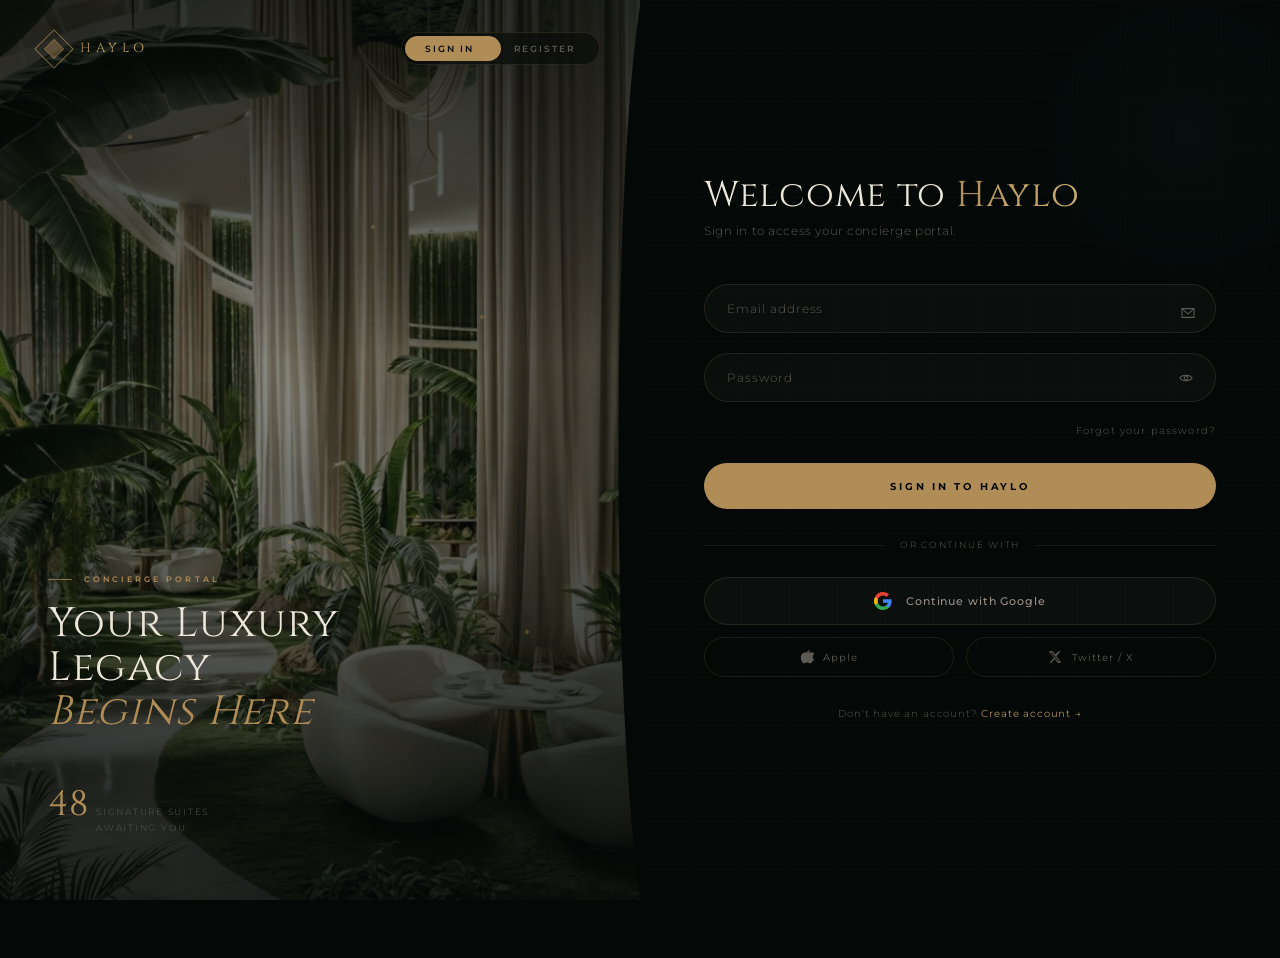
<file: auth.html>
<!DOCTYPE html>
<html lang="en" data-auth-state="login">

<head>
    <meta charset="UTF-8" />
    <meta name="viewport" content="width=device-width, initial-scale=1.0" />
    <meta name="description" content="Haylo Hotel — Sign in or create your account to access your concierge portal." />
    <meta name="theme-color" content="#040807" />
    <title>Concierge Access — Haylo Hotel</title>

    <link rel="icon" type="image/svg+xml"
        href="data:image/svg+xml,<svg xmlns='http://www.w3.org/2000/svg' viewBox='0 0 32 32'><rect width='32' height='32' fill='%23040807'/><rect x='12' y='12' width='8' height='8' fill='%23b08d57' transform='rotate(45 16 16)'/></svg>" />

    <link rel="stylesheet" href="assets/css/global.css" />
    <link rel="stylesheet" href="assets/css/layout.css" />
    <link rel="stylesheet" href="assets/css/components.css" />

    <!-- ══════════════════════════════════════════════════════
       AUTH PAGE — INTERNAL STYLES
       Complex keyframes, split-canvas layout, state
       transitions, shared-element motion, form design.
       ══════════════════════════════════════════════════════ -->
    <style>
        /* ── Hide global header on this page ───────────────── */
        #site-header,
        #nav-mobile-drawer {
            display: none !important;
        }

        /* ── Body reset for full-canvas auth ───────────────── */
        html,
        body {
            height: 100%;
            overflow: hidden;
            /* lock scroll on auth page */
        }

        body {
            background: var(--clr-obsidian);
        }

        /* Mobile: restore scroll */
        @media (max-width: 900px) {

            html,
            body {
                overflow: auto;
            }
        }


        /* ══════════════════════════════════════════════════════
       KEYFRAMES
       ══════════════════════════════════════════════════════ */

        @keyframes auth-grain {

            0%,
            100% {
                transform: translate(0, 0) rotate(0deg);
            }

            20% {
                transform: translate(-1%, 0.5%) rotate(0.3deg);
            }

            40% {
                transform: translate(0.5%, -1%) rotate(-0.3deg);
            }

            60% {
                transform: translate(-0.5%, 0.5%) rotate(0.2deg);
            }

            80% {
                transform: translate(1%, -0.5%) rotate(-0.2deg);
            }
        }

        @keyframes form-enter {
            0% {
                opacity: 0;
                transform: translateY(22px) scale(0.984);
                filter: blur(6px);
            }

            100% {
                opacity: 1;
                transform: translateY(0) scale(1);
                filter: blur(0);
            }
        }

        @keyframes form-exit {
            0% {
                opacity: 1;
                transform: translateY(0) scale(1);
                filter: blur(0);
            }

            100% {
                opacity: 0;
                transform: translateY(-18px) scale(0.988);
                filter: blur(4px);
            }
        }

        @keyframes field-cascade {
            0% {
                opacity: 0;
                transform: translateY(14px);
            }

            100% {
                opacity: 1;
                transform: translateY(0);
            }
        }

        @keyframes logo-pulse {

            0%,
            100% {
                opacity: 1;
            }

            50% {
                opacity: 0.65;
            }
        }

        @keyframes diagonal-slide-in {
            0% {
                transform: skewX(-2deg) translateX(-8px);
                opacity: 0;
            }

            100% {
                transform: skewX(0deg) translateX(0);
                opacity: 1;
            }
        }

        @keyframes glow-breathe {

            0%,
            100% {
                box-shadow: 0 0 0 0 rgba(176, 141, 87, 0);
            }

            50% {
                box-shadow: 0 0 28px 6px rgba(176, 141, 87, 0.1);
            }
        }

        @keyframes float-particle {
            0% {
                transform: translateY(0) rotate(0deg);
                opacity: 0.6;
            }

            50% {
                transform: translateY(-20px) rotate(180deg);
                opacity: 0.2;
            }

            100% {
                transform: translateY(0) rotate(360deg);
                opacity: 0.6;
            }
        }

        @keyframes curve-shift {
            0% {
                d: path('M0,0 C80,50 80,50 0,100');
            }

            100% {
                d: path('M0,0 C60,40 60,60 0,100');
            }
        }

        @keyframes slide-toggle-pill {
            from {
                transform: translateX(0);
            }

            to {
                transform: translateX(100%);
            }
        }

        @keyframes shimmer-text {
            0% {
                background-position: -300% center;
            }

            100% {
                background-position: 300% center;
            }
        }

        @keyframes portal-open {
            0% {
                clip-path: circle(0% at 50% 50%);
                opacity: 0;
            }

            100% {
                clip-path: circle(150% at 50% 50%);
                opacity: 1;
            }
        }

        @keyframes auth-page-in {
            0% {
                opacity: 0;
            }

            100% {
                opacity: 1;
            }
        }


        /* ══════════════════════════════════════════════════════
       LAYOUT — FULL CANVAS SPLIT
       ══════════════════════════════════════════════════════ */

        .auth-canvas {
            display: grid;
            grid-template-columns: 1fr 1fr;
            height: 100vh;
            position: relative;
            animation: auth-page-in 0.8s ease both;
            overflow: hidden;
        }


        /* ══════════════════════════════════════════════════════
       LEFT PANEL — BRANDING SIDE
       ══════════════════════════════════════════════════════ */

        .auth-brand {
            position: relative;
            overflow: hidden;
            display: flex;
            flex-direction: column;
            justify-content: flex-end;
        }

        /* Background image layers — one for login, one for register */
        .brand-bg {
            position: absolute;
            inset: -8%;
            background-size: cover;
            background-position: center 30%;
            will-change: transform;
            transition:
                transform 1.1s cubic-bezier(0.25, 0.46, 0.45, 0.94),
                opacity 0.9s ease;
        }

        /* Login image — deep exterior night shot */
        .brand-bg-login {
            background-image: 
                linear-gradient(rgba(4, 8, 7, 0.4), rgba(4, 8, 7, 0.4)),
                url('assets/images/rooms/hero-image main.png');
            background-size: cover;
            background-position: center 30%;
            transform: translateY(0) scale(1.08);
        }

        /* Register image — warm interior lobby */
        .brand-bg-register {
            background-image: 
                linear-gradient(rgba(4, 8, 7, 0.4), rgba(4, 8, 7, 0.4)),
                url('assets/images/rooms/About_image main.png');
            background-size: cover;
            background-position: center;
            transform: translateY(5%) scale(1.08);
            opacity: 0;
        }

        /* State transitions on images */
        [data-auth-state="login"] .brand-bg-login {
            opacity: 1;
            transform: translateY(0) scale(1.04);
        }

        [data-auth-state="login"] .brand-bg-register {
            opacity: 0;
            transform: translateY(5%) scale(1.08);
        }

        [data-auth-state="register"] .brand-bg-login {
            opacity: 0;
            transform: translateY(-5%) scale(1.08);
        }

        [data-auth-state="register"] .brand-bg-register {
            opacity: 1;
            transform: translateY(0) scale(1.04);
        }

        /* Film grain overlay */
        .brand-grain {
            position: absolute;
            inset: -30%;
            z-index: 1;
            opacity: 0.045;
            background-image: url("data:image/svg+xml,%3Csvg viewBox='0 0 256 256' xmlns='http://www.w3.org/2000/svg'%3E%3Cfilter id='n'%3E%3CfeTurbulence type='fractalNoise' baseFrequency='0.88' numOctaves='4' stitchTiles='stitch'/%3E%3C/filter%3E%3Crect width='100%25' height='100%25' filter='url(%23n)'/%3E%3C/svg%3E");
            background-size: 256px;
            animation: auth-grain 8s steps(4) infinite;
            pointer-events: none;
        }

        /* Overlay gradients */
        .brand-overlay {
            position: absolute;
            inset: 0;
            z-index: 2;
            background:
                linear-gradient(180deg, rgba(4, 8, 7, 0.55) 0%, rgba(4, 8, 7, 0.12) 40%, rgba(4, 8, 7, 0.70) 100%),
                radial-gradient(ellipse 60% 50% at 50% 50%, transparent 30%, rgba(4, 8, 7, 0.35) 100%);
            pointer-events: none;
        }

        /* Curved SVG separator on the right edge */
        .brand-curve {
            position: absolute;
            top: 0;
            right: -1px;
            width: 80px;
            height: 100%;
            z-index: 10;
            overflow: visible;
        }

        .brand-curve path {
            fill: var(--clr-obsidian);
            transition: d 0.9s cubic-bezier(0.25, 0.46, 0.45, 0.94);
        }

        /* Floating particles on branding side */
        .brand-particles {
            position: absolute;
            inset: 0;
            z-index: 3;
            pointer-events: none;
            overflow: hidden;
        }

        .particle {
            position: absolute;
            width: 4px;
            height: 4px;
            background: var(--clr-gold);
            transform: rotate(45deg);
            opacity: 0.3;
            animation: float-particle var(--dur, 6s) ease-in-out infinite;
            animation-delay: var(--del, 0s);
        }

        /* Brand internal nav */
        .brand-nav {
            position: absolute;
            top: 0;
            left: 0;
            right: 0;
            z-index: 10;
            display: flex;
            align-items: center;
            justify-content: space-between;
            padding: 2rem 2.5rem;
        }

        /* Logo in brand nav */
        .brand-logo {
            display: flex;
            align-items: center;
            gap: 0.75rem;
            text-decoration: none;
            transition: opacity 0.4s ease,
                transform 1s cubic-bezier(0.25, 0.46, 0.45, 0.94);
        }

        .brand-logo-emblem {
            width: 28px;
            height: 28px;
            position: relative;
            flex-shrink: 0;
        }

        .brand-logo-emblem::before,
        .brand-logo-emblem::after {
            content: '';
            position: absolute;
            inset: 0;
            border: 0.5px solid var(--clr-gold);
        }

        .brand-logo-emblem::before {
            transform: rotate(45deg);
            opacity: 0.7;
        }

        .brand-logo-emblem::after {
            transform: rotate(45deg) scale(0.5);
            background: rgba(176, 141, 87, 0.4);
        }

        .brand-logo-text {
            font-family: var(--ff-serif);
            font-size: 0.82rem;
            letter-spacing: 0.35em;
            text-transform: uppercase;
            color: var(--clr-gold-light);
            font-weight: var(--fw-regular);
            line-height: 1;
            background: linear-gradient(110deg, var(--clr-gold) 0%, var(--clr-gold-bright) 45%, var(--clr-gold) 100%);
            background-size: 300% auto;
            -webkit-background-clip: text;
            -webkit-text-fill-color: transparent;
            background-clip: text;
            animation: shimmer-text 5s linear 2s infinite;
        }

        /* State toggle pills */
        .brand-toggle {
            display: flex;
            align-items: center;
            gap: 0;
            background: rgba(4, 8, 7, 0.55);
            backdrop-filter: blur(16px);
            border: 0.5px solid var(--clr-border);
            border-radius: 100px;
            padding: 3px;
            position: relative;
        }

        .brand-toggle-btn {
            position: relative;
            z-index: 2;
            padding: 0.45rem 1.25rem;
            font-family: var(--ff-sans);
            font-size: 0.55rem;
            font-weight: var(--fw-semibold);
            letter-spacing: 0.22em;
            text-transform: uppercase;
            color: var(--clr-text-muted);
            background: transparent;
            border: none;
            border-radius: 100px;
            cursor: pointer;
            transition: color 0.4s ease;
            white-space: nowrap;
        }

        .brand-toggle-btn.active {
            color: var(--clr-obsidian);
        }

        /* Sliding pill indicator */
        .brand-toggle-indicator {
            position: absolute;
            top: 3px;
            left: 3px;
            height: calc(100% - 6px);
            width: calc(50% - 3px);
            background: var(--clr-gold);
            border-radius: 100px;
            z-index: 1;
            transition: transform 0.45s cubic-bezier(0.34, 1.56, 0.64, 1);
            will-change: transform;
        }

        [data-auth-state="register"] .brand-toggle-indicator {
            transform: translateX(calc(100% + 6px));
        }

        /* Brand hero content */
        .brand-content {
            position: relative;
            z-index: 5;
            padding: 3rem 3rem 4rem;
        }

        .brand-eyebrow {
            font-family: var(--ff-sans);
            font-size: 0.5rem;
            letter-spacing: 0.38em;
            text-transform: uppercase;
            color: var(--clr-gold);
            font-weight: var(--fw-semibold);
            display: flex;
            align-items: center;
            gap: 0.75rem;
            margin-bottom: 1rem;
        }

        .brand-eyebrow::before {
            content: '';
            display: block;
            width: 24px;
            height: 0.5px;
            background: var(--clr-gold);
            opacity: 0.7;
        }

        .brand-tagline {
            font-family: var(--ff-serif);
            font-size: clamp(1.8rem, 3.2vw, 2.8rem);
            font-weight: var(--fw-regular);
            color: var(--clr-text-primary);
            line-height: 1.08;
            letter-spacing: 0.03em;
            overflow: hidden;
            display: grid;
            grid-template-columns: 1fr;
            align-items: start;
        }

        .brand-tagline em {
            display: block;
            font-style: italic;
            color: var(--clr-gold);
            position: relative;
        }

        /* Tagline transition between states */
        .tagline-login,
        .tagline-register {
            grid-area: 1 / 1;
            display: block;
            transition: opacity 0.6s ease, transform 0.7s cubic-bezier(0.22, 1, 0.36, 1);
            will-change: opacity, transform;
        }

        [data-auth-state="login"] .tagline-login {
            opacity: 1;
            transform: translateY(0);
        }

        [data-auth-state="login"] .tagline-register {
            opacity: 0;
            transform: translateY(10px);
            pointer-events: none;
        }

        [data-auth-state="register"] .tagline-login {
            opacity: 0;
            transform: translateY(-10px);
            pointer-events: none;
        }

        [data-auth-state="register"] .tagline-register {
            opacity: 1;
            transform: translateY(0);
        }

        .brand-tagline-wrap {
            position: relative;
        }

        /* Bottom horizontal gold line */
        .brand-rule {
            display: block;
            width: 48px;
            height: 0.5px;
            background: linear-gradient(90deg, var(--clr-gold), transparent);
            margin-top: 1.5rem;
        }

        /* Room count stat */
        .brand-stat {
            display: flex;
            align-items: baseline;
            gap: 0.5rem;
            margin-top: 1.75rem;
        }

        .brand-stat-num {
            font-family: var(--ff-serif);
            font-size: 2.2rem;
            color: var(--clr-gold);
            line-height: 1;
            font-weight: var(--fw-regular);
        }

        .brand-stat-lbl {
            font-size: 0.55rem;
            letter-spacing: 0.2em;
            text-transform: uppercase;
            color: var(--clr-text-muted);
            font-weight: var(--fw-light);
        }


        /* ══════════════════════════════════════════════════════
       RIGHT PANEL — FORMS SIDE
       ══════════════════════════════════════════════════════ */

        .auth-forms {
            position: relative;
            background: var(--clr-obsidian);
            display: flex;
            flex-direction: column;
            justify-content: center;
            overflow: hidden;
        }

        /* Subtle emerald atmospheric glow top-right */
        .auth-forms::before {
            content: '';
            position: absolute;
            top: -10%;
            right: -10%;
            width: 50%;
            height: 50%;
            background: radial-gradient(circle,
                    rgba(10, 43, 34, 0.20) 0%,
                    transparent 70%);
            pointer-events: none;
            z-index: 0;
        }

        /* Very subtle grid lines */
        .auth-forms::after {
            content: '';
            position: absolute;
            inset: 0;
            background-image:
                linear-gradient(rgba(176, 141, 87, 0.018) 1px, transparent 1px),
                linear-gradient(90deg, rgba(176, 141, 87, 0.018) 1px, transparent 1px);
            background-size: 48px 48px;
            pointer-events: none;
            z-index: 0;
        }

        /* Inner scroll container */
        .auth-forms-scroll {
            position: relative;
            z-index: 2;
            padding: 3rem 4rem;
            max-height: 100vh;
            overflow-y: auto;
            scrollbar-width: none;
        }

        .auth-forms-scroll::-webkit-scrollbar {
            display: none;
        }

        /* Forms header */
        .auth-header {
            margin-bottom: 2.5rem;
        }

        .auth-welcome {
            font-family: var(--ff-serif);
            font-size: clamp(1.6rem, 2.8vw, 2.4rem);
            font-weight: var(--fw-regular);
            color: var(--clr-text-primary);
            line-height: 1.08;
            letter-spacing: 0.02em;
            margin-bottom: 0.4rem;
        }

        .auth-welcome span {
            background: linear-gradient(120deg,
                    var(--clr-gold) 0%,
                    var(--clr-gold-bright) 45%,
                    var(--clr-gold) 100%);
            background-size: 300% auto;
            -webkit-background-clip: text;
            -webkit-text-fill-color: transparent;
            background-clip: text;
            animation: shimmer-text 6s linear 1s infinite;
        }

        .auth-subtitle {
            font-size: 0.72rem;
            color: var(--clr-text-muted);
            font-weight: var(--fw-light);
            letter-spacing: 0.05em;
        }

        /* ── State subtitle transitions ─── */
        .auth-sub-login,
        .auth-sub-register {
            display: block;
            transition: opacity 0.5s ease;
            position: absolute;
        }

        [data-auth-state="login"] .auth-sub-login {
            opacity: 1;
            position: static;
        }

        [data-auth-state="login"] .auth-sub-register {
            opacity: 0;
            pointer-events: none;
        }

        [data-auth-state="register"] .auth-sub-login {
            opacity: 0;
            pointer-events: none;
        }

        [data-auth-state="register"] .auth-sub-register {
            opacity: 1;
            position: static;
        }

        /* ── Form containers ─── */
        .auth-form {
            position: absolute;
            top: 0;
            left: 0;
            right: 0;
            opacity: 0;
            pointer-events: none;
            transform: translateY(20px) scale(0.98);
            filter: blur(4px);
            transition:
                opacity 0.55s cubic-bezier(0.22, 1, 0.36, 1),
                transform 0.55s cubic-bezier(0.22, 1, 0.36, 1),
                filter 0.55s cubic-bezier(0.22, 1, 0.36, 1);
            will-change: opacity, transform, filter;
        }

        .auth-form.active {
            opacity: 1;
            pointer-events: all;
            transform: translateY(0) scale(1);
            filter: blur(0);
            position: static;
        }

        .auth-form.exiting {
            opacity: 0;
            transform: translateY(-16px) scale(0.988);
            filter: blur(3px);
            pointer-events: none;
            position: absolute;
        }

        /* Form fields wrapper — handles stagger */
        .auth-form.active .form-group {
            animation: field-cascade 0.55s cubic-bezier(0.22, 1, 0.36, 1) both;
        }

        .auth-form.active .form-group:nth-child(1) {
            animation-delay: 0.05s;
        }

        .auth-form.active .form-group:nth-child(2) {
            animation-delay: 0.12s;
        }

        .auth-form.active .form-group:nth-child(3) {
            animation-delay: 0.19s;
        }

        .auth-form.active .form-group:nth-child(4) {
            animation-delay: 0.26s;
        }

        .auth-form.active .form-group:nth-child(5) {
            animation-delay: 0.33s;
        }


        /* ── Auth Input Fields (capsule style) ─── */

        .form-group {
            position: relative;
            margin-bottom: 1.25rem;
        }

        .auth-input {
            width: 100%;
            background: rgba(255, 255, 255, 0.028);
            border: 0.5px solid var(--clr-border);
            border-radius: 100px;
            padding: 1rem 1.4rem;
            padding-right: 3rem;
            color: var(--clr-text-primary);
            font-family: var(--ff-sans);
            font-size: 0.78rem;
            font-weight: var(--fw-light);
            letter-spacing: 0.05em;
            outline: none;
            transition:
                border-color 0.35s ease,
                background 0.35s ease,
                box-shadow 0.35s ease;
            caret-color: var(--clr-gold);
            -webkit-appearance: none;
            appearance: none;
        }

        .auth-input::placeholder {
            color: var(--clr-text-muted);
            font-size: 0.72rem;
            letter-spacing: 0.08em;
        }

        /* Emerald-gold focus ring */
        .auth-input:focus {
            border-color: rgba(176, 141, 87, 0.55);
            background: rgba(10, 43, 34, 0.08);
            box-shadow:
                0 0 0 3px rgba(10, 43, 34, 0.12),
                0 0 18px 0 rgba(176, 141, 87, 0.08);
        }

        .auth-input.error {
            border-color: rgba(200, 80, 80, 0.55);
            box-shadow: 0 0 0 3px rgba(200, 80, 80, 0.08);
        }

        .auth-input.valid {
            border-color: rgba(61, 170, 114, 0.45);
        }

        /* Field icon (right side of input) */
        .field-icon {
            position: absolute;
            right: 1.2rem;
            top: 50%;
            transform: translateY(-50%);
            width: 16px;
            height: 16px;
            pointer-events: none;
        }

        .field-icon svg {
            width: 14px;
            height: 14px;
            stroke: var(--clr-text-muted);
            fill: none;
            stroke-width: 1.2;
            stroke-linecap: round;
            stroke-linejoin: round;
            transition: stroke 0.3s ease;
        }

        .form-group:focus-within .field-icon svg {
            stroke: var(--clr-gold);
        }

        /* Password toggle button */
        .pw-toggle {
            position: absolute;
            right: 1.2rem;
            top: 50%;
            transform: translateY(-50%);
            background: transparent;
            border: none;
            cursor: pointer;
            padding: 4px;
            display: flex;
            align-items: center;
            pointer-events: all;
        }

        .pw-toggle svg {
            width: 14px;
            height: 14px;
            stroke: var(--clr-text-muted);
            fill: none;
            stroke-width: 1.2;
            stroke-linecap: round;
            stroke-linejoin: round;
            transition: stroke 0.3s ease;
        }

        .pw-toggle:hover svg {
            stroke: var(--clr-gold);
        }

        /* Inline error */
        .field-error {
            display: none;
            font-size: 0.58rem;
            color: rgba(200, 80, 80, 0.85);
            letter-spacing: 0.08em;
            padding: 0.3rem 1.4rem 0;
        }

        .form-group.has-error .field-error {
            display: block;
        }

        /* Forgot password link */
        .auth-forgot {
            display: block;
            text-align: right;
            font-size: 0.6rem;
            letter-spacing: 0.12em;
            color: var(--clr-text-muted);
            margin-bottom: 1.5rem;
            transition: color 0.25s ease;
        }

        .auth-forgot:hover {
            color: var(--clr-gold);
        }

        /* Password strength bar */
        .pw-strength {
            height: 2px;
            border-radius: 100px;
            background: var(--clr-border);
            margin-top: 6px;
            overflow: hidden;
        }

        .pw-strength-fill {
            height: 100%;
            width: 0%;
            border-radius: 100px;
            transition: width 0.4s ease, background 0.4s ease;
        }

        .pw-strength-fill.weak {
            width: 25%;
            background: rgba(200, 80, 80, 0.7);
        }

        .pw-strength-fill.fair {
            width: 50%;
            background: rgba(200, 160, 60, 0.7);
        }

        .pw-strength-fill.good {
            width: 75%;
            background: rgba(100, 180, 100, 0.7);
        }

        .pw-strength-fill.strong {
            width: 100%;
            background: rgba(61, 170, 114, 0.85);
        }

        .pw-strength-label {
            font-size: 0.52rem;
            letter-spacing: 0.14em;
            text-transform: uppercase;
            color: var(--clr-text-muted);
            margin-top: 4px;
            display: block;
            padding: 0 1.4rem;
        }


        /* ── Submit Button (Gold Capsule) ─── */

        .auth-submit-btn {
            width: 100%;
            padding: 1.05rem 2rem;
            border-radius: 100px;
            background: var(--clr-gold);
            color: var(--clr-obsidian);
            font-family: var(--ff-sans);
            font-size: 0.62rem;
            font-weight: var(--fw-bold);
            letter-spacing: 0.28em;
            text-transform: uppercase;
            border: none;
            cursor: pointer;
            position: relative;
            overflow: hidden;
            margin-bottom: 1.75rem;
            transition: background 0.35s ease, transform 0.2s ease;
            animation: glow-breathe 4s ease-in-out infinite;
        }

        .auth-submit-btn::before {
            content: '';
            position: absolute;
            inset: 0;
            background: linear-gradient(110deg,
                    transparent 0%,
                    rgba(255, 255, 255, 0.25) 45%,
                    transparent 55%,
                    transparent 100%);
            transform: translateX(-100%);
            transition: transform 0.6s ease;
        }

        .auth-submit-btn:hover::before {
            transform: translateX(100%);
        }

        .auth-submit-btn:hover {
            background: var(--clr-gold-bright);
            transform: translateY(-1px);
        }

        .auth-submit-btn:active {
            transform: translateY(0);
        }

        .auth-submit-btn.loading {
            pointer-events: none;
            opacity: 0.75;
        }


        /* ── Divider ─── */

        .auth-divider {
            display: flex;
            align-items: center;
            gap: 1rem;
            margin-bottom: 1.5rem;
        }

        .auth-divider::before,
        .auth-divider::after {
            content: '';
            flex: 1;
            height: 0.5px;
            background: var(--clr-border);
        }

        .auth-divider span {
            font-size: 0.55rem;
            letter-spacing: 0.2em;
            text-transform: uppercase;
            color: var(--clr-text-muted);
            white-space: nowrap;
        }


        /* ── Social Auth Buttons ─── */

        .social-buttons {
            display: flex;
            flex-direction: column;
            gap: 0.75rem;
            margin-bottom: 1.75rem;
        }

        /* Google — large, prominent */
        .btn-google {
            display: flex;
            align-items: center;
            justify-content: center;
            gap: 0.85rem;
            padding: 0.9rem 1.5rem;
            border-radius: 100px;
            border: 0.5px solid var(--clr-border);
            background: rgba(255, 255, 255, 0.032);
            color: var(--clr-text-secondary);
            font-family: var(--ff-sans);
            font-size: 0.68rem;
            font-weight: var(--fw-medium);
            letter-spacing: 0.08em;
            cursor: pointer;
            transition: all 0.35s ease;
            position: relative;
            overflow: hidden;
        }

        .btn-google::before {
            content: '';
            position: absolute;
            inset: 0;
            background: rgba(255, 255, 255, 0.04);
            transform: scaleX(0);
            transform-origin: left;
            transition: transform 0.35s ease;
        }

        .btn-google:hover::before {
            transform: scaleX(1);
        }

        .btn-google:hover {
            border-color: rgba(176, 141, 87, 0.35);
            color: var(--clr-text-primary);
        }

        .btn-google-icon {
            width: 18px;
            height: 18px;
            flex-shrink: 0;
        }

        /* Small social row — Apple + X */
        .social-row {
            display: grid;
            grid-template-columns: 1fr 1fr;
            gap: 0.75rem;
        }

        .btn-social-small {
            display: flex;
            align-items: center;
            justify-content: center;
            gap: 0.6rem;
            padding: 0.75rem 1rem;
            border-radius: 100px;
            border: 0.5px solid var(--clr-border);
            background: transparent;
            color: var(--clr-text-muted);
            font-family: var(--ff-sans);
            font-size: 0.6rem;
            letter-spacing: 0.1em;
            cursor: pointer;
            transition: all 0.3s ease;
        }

        .btn-social-small svg {
            width: 14px;
            height: 14px;
            fill: currentColor;
            flex-shrink: 0;
        }

        .btn-social-small:hover {
            border-color: rgba(176, 141, 87, 0.35);
            color: var(--clr-text-secondary);
            background: rgba(255, 255, 255, 0.025);
        }


        /* ── Bottom switch link ─── */

        .auth-switch {
            text-align: center;
            font-size: 0.65rem;
            color: var(--clr-text-muted);
            letter-spacing: 0.08em;
        }

        .auth-switch-btn {
            background: none;
            border: none;
            padding: 0;
            color: var(--clr-gold);
            font-family: var(--ff-sans);
            font-size: 0.65rem;
            letter-spacing: 0.08em;
            cursor: pointer;
            text-decoration: none;
            transition: color 0.25s ease;
            display: inline;
        }

        .auth-switch-btn:hover {
            color: var(--clr-gold-bright);
        }


        /* ── Terms checkbox ─── */

        .auth-terms {
            display: flex;
            align-items: flex-start;
            gap: 0.75rem;
            margin-bottom: 1.5rem;
        }

        .auth-checkbox {
            width: 14px;
            height: 14px;
            border: 0.5px solid var(--clr-border);
            background: transparent;
            flex-shrink: 0;
            cursor: pointer;
            appearance: none;
            -webkit-appearance: none;
            margin-top: 2px;
            position: relative;
            transform: rotate(45deg);
            transition: background 0.25s ease, border-color 0.25s ease;
            border-radius: 0;
        }

        .auth-checkbox:checked {
            background: var(--clr-gold);
            border-color: var(--clr-gold);
        }

        .auth-checkbox:checked::after {
            content: '';
            position: absolute;
            inset: 0;
            display: flex;
            align-items: center;
            justify-content: center;
        }

        .auth-terms-text {
            font-size: 0.6rem;
            color: var(--clr-text-muted);
            line-height: 1.75;
            letter-spacing: 0.04em;
        }

        .auth-terms-text a {
            color: var(--clr-gold);
            transition: color 0.25s ease;
        }

        .auth-terms-text a:hover {
            color: var(--clr-gold-bright);
        }


        /* ── Minimal centered logo (top of forms side on mobile) ─── */

        .auth-minimal-logo {
            display: none;
            align-items: center;
            justify-content: center;
            gap: 0.65rem;
            margin-bottom: 2.5rem;
        }

        .auth-minimal-logo .emblem {
            width: 24px;
            height: 24px;
            position: relative;
        }

        .auth-minimal-logo .emblem::before,
        .auth-minimal-logo .emblem::after {
            content: '';
            position: absolute;
            inset: 0;
            border: 0.5px solid var(--clr-gold);
        }

        .auth-minimal-logo .emblem::before {
            transform: rotate(45deg);
            opacity: 0.6;
        }

        .auth-minimal-logo .emblem::after {
            transform: rotate(45deg) scale(0.5);
            background: rgba(176, 141, 87, 0.35);
        }

        .auth-minimal-logo span {
            font-family: var(--ff-serif);
            font-size: 0.88rem;
            letter-spacing: 0.3em;
            text-transform: uppercase;
            color: var(--clr-gold-light);
        }


        /* ══════════════════════════════════════════════════════
       FOOTER — Minimal on auth page
       ══════════════════════════════════════════════════════ */

        .auth-footer {
            background: var(--clr-obsidian);
            border-top: 0.5px solid var(--clr-border);
            padding: 1.25rem var(--section-px);
            display: flex;
            align-items: center;
            justify-content: space-between;
            gap: 1rem;
            flex-wrap: wrap;
            position: relative;
            z-index: 10;
        }

        .auth-footer-copy {
            font-size: 0.58rem;
            color: var(--clr-text-muted);
            letter-spacing: 0.08em;
        }

        .auth-footer-links {
            display: flex;
            gap: 1.5rem;
        }

        .auth-footer-links a {
            font-size: 0.58rem;
            color: var(--clr-text-muted);
            letter-spacing: 0.08em;
            transition: color 0.25s ease;
        }

        .auth-footer-links a:hover {
            color: var(--clr-gold);
        }


        /* ══════════════════════════════════════════════════════
       RESPONSIVE
       ══════════════════════════════════════════════════════ */

        @media (max-width: 900px) {
            .auth-canvas {
                grid-template-columns: 1fr;
                height: auto;
                min-height: 100vh;
            }

            .auth-brand {
                height: 45vh;
                min-height: 300px;
            }

            .brand-curve {
                display: none;
            }

            .brand-content {
                padding: 2rem 2rem 3rem;
            }

            .brand-tagline {
                font-size: clamp(1.5rem, 6vw, 2.2rem);
            }

            .auth-forms {
                padding: 0;
            }

            .auth-forms-scroll {
                padding: 2.5rem 1.75rem 3rem;
                max-height: none;
                overflow-y: visible;
            }

            .auth-minimal-logo {
                display: flex;
            }

            .auth-forms::before {
                display: none;
            }
        }

        @media (max-width: 480px) {
            .brand-nav {
                padding: 1.5rem 1.5rem;
            }

            .brand-content {
                padding: 1.5rem 1.5rem 2.5rem;
            }

            .auth-forms-scroll {
                padding: 2rem 1.25rem 2.5rem;
            }

            .social-row {
                grid-template-columns: 1fr;
            }

            .auth-footer {
                flex-direction: column;
                align-items: center;
                text-align: center;
            }
        }
    </style>
</head>

<body data-auth-state="login">

    <!-- Hidden global header (overridden by CSS) -->
    <header id="site-header" aria-hidden="true" style="display:none!important"></header>
    <nav id="nav-mobile-drawer" aria-hidden="true" style="display:none!important"></nav>

    <!-- ══════════════════════════════════════════════════════
       FULL CANVAS AUTH LAYOUT
       ══════════════════════════════════════════════════════ -->
    <div class="auth-canvas">

        <!-- ── LEFT: BRANDING PANEL ───────────────────────── -->
        <aside class="auth-brand" aria-label="Haylo Hotel branding">

            <!-- Parallax backgrounds (state-driven) -->
            <div class="brand-bg brand-bg-login" aria-hidden="true"></div>
            <div class="brand-bg brand-bg-register" aria-hidden="true"></div>

            <!-- Grain texture -->
            <div class="brand-grain" aria-hidden="true"></div>

            <!-- Cinematic overlay -->
            <div class="brand-overlay" aria-hidden="true"></div>

            <!-- Floating gold particles -->
            <div class="brand-particles" aria-hidden="true">
                <div class="particle" style="top:15%;left:20%;--dur:7s;--del:0s"></div>
                <div class="particle" style="top:35%;left:75%;--dur:9s;--del:1.2s"></div>
                <div class="particle" style="top:60%;left:45%;--dur:6s;--del:2.4s"></div>
                <div class="particle" style="top:80%;left:15%;--dur:8s;--del:0.6s"></div>
                <div class="particle" style="top:25%;left:58%;--dur:11s;--del:3.1s"></div>
                <div class="particle" style="top:70%;left:82%;--dur:7.5s;--del:1.8s"></div>
            </div>

            <!-- Curved SVG separator -->
            <svg class="brand-curve" viewBox="0 0 80 100" preserveAspectRatio="none" aria-hidden="true">
                <path id="curve-path" d="M80,0 C50,20 50,80 80,100 L80,0 Z" />
            </svg>

            <!-- Top nav inside brand panel -->
            <nav class="brand-nav" aria-label="Authentication navigation">
                <!-- Logo -->
                <a href="index.html" class="brand-logo" aria-label="Haylo Hotel — Home">
                    <div class="brand-logo-emblem" aria-hidden="true"></div>
                    <span class="brand-logo-text">Haylo</span>
                </a>

                <!-- Login / Register toggle -->
                <div class="brand-toggle" role="group" aria-label="Switch between sign in and register">
                    <div class="brand-toggle-indicator" aria-hidden="true"></div>
                    <button type="button" class="brand-toggle-btn active" id="toggle-login" data-target="login"
                        aria-pressed="true">
                        Sign In
                    </button>
                    <button type="button" class="brand-toggle-btn" id="toggle-register" data-target="register"
                        aria-pressed="false">
                        Register
                    </button>
                </div>
            </nav>

            <!-- Brand hero text -->
            <div class="brand-content">
                <p class="brand-eyebrow">Concierge Portal</p>

                <div class="brand-tagline-wrap">
                    <h2 class="brand-tagline">
                        <span class="tagline-login">
                            Your Luxury<br />Legacy<br /><em>Begins Here</em>
                        </span><span class="tagline-register">
                            Join the<br />Circle of<br /><em>Distinction</em>
                        </span>
                    </h2>
                </div>

                <span class="brand-rule" aria-hidden="true"></span>

                <div class="brand-stat" aria-label="48 Signature Suites">
                    <span class="brand-stat-num">48</span>
                    <span class="brand-stat-lbl">Signature Suites<br />Awaiting You</span>
                </div>
            </div>

        </aside><!-- /auth-brand -->


        <!-- ── RIGHT: FORMS PANEL ─────────────────────────── -->
        <section class="auth-forms" aria-label="Authentication forms">
            <div class="auth-forms-scroll">

                <!-- Mobile-only logo -->
                <div class="auth-minimal-logo" aria-hidden="true">
                    <div class="emblem"></div>
                    <span>Haylo Hotel</span>
                </div>

                <!-- Header -->
                <div class="auth-header">
                    <h1 class="auth-welcome">
                        Welcome to <span>Haylo</span>
                    </h1>
                    <p class="auth-subtitle" style="position:relative; min-height:1.4rem;">
                        <span class="auth-sub-login">Sign in to access your concierge portal.</span>
                        <span class="auth-sub-register">Create your account and begin your stay.</span>
                    </p>
                </div>

                <!-- Forms wrapper (relative positioning context) -->
                <div style="position:relative;">

                    <!-- ── LOGIN FORM ──────────────────────────── -->
                    <form id="form-login" class="auth-form active" novalidate autocomplete="on"
                        aria-label="Sign in form">

                        <!-- Email -->
                        <div class="form-group" id="lg-email-group">
                            <input type="email" id="lg-email" name="email" class="auth-input"
                                placeholder="Email address" autocomplete="email" required aria-required="true"
                                aria-describedby="lg-email-error" />
                            <span class="field-icon" aria-hidden="true">
                                <svg viewBox="0 0 16 16">
                                    <rect x="1" y="3" width="14" height="10" />
                                    <path d="M1 3 L8 9 L15 3" />
                                </svg>
                            </span>
                            <span class="field-error" id="lg-email-error" role="alert">Enter a valid email
                                address</span>
                        </div>

                        <!-- Password -->
                        <div class="form-group" id="lg-pw-group">
                            <input type="password" id="lg-password" name="password" class="auth-input"
                                placeholder="Password" autocomplete="current-password" required aria-required="true"
                                aria-describedby="lg-pw-error" />
                            <button type="button" class="pw-toggle" aria-label="Toggle password visibility"
                                data-target="lg-password">
                                <svg viewBox="0 0 16 16" class="eye-open">
                                    <path d="M1 8 C3 4 13 4 15 8 C13 12 3 12 1 8Z" />
                                    <circle cx="8" cy="8" r="2" />
                                </svg>
                            </button>
                            <span class="field-error" id="lg-pw-error" role="alert">Password is required</span>
                        </div>

                        <a href="#" class="auth-forgot">Forgot your password?</a>

                        <!-- Submit -->
                        <button type="submit" class="auth-submit-btn" id="login-submit-btn">
                            Sign In to Haylo
                        </button>

                        <!-- Divider -->
                        <div class="auth-divider">
                            <span>Or continue with</span>
                        </div>

                        <!-- Social buttons -->
                        <div class="social-buttons">
                            <button type="button" class="btn-google" id="btn-google-login"
                                aria-label="Continue with Google">
                                <!-- Google SVG icon -->
                                <svg class="btn-google-icon" viewBox="0 0 18 18" aria-hidden="true">
                                    <path
                                        d="M17.64 9.2c0-.637-.057-1.251-.164-1.84H9v3.481h4.844c-.209 1.125-.843 2.078-1.796 2.716v2.259h2.908c1.702-1.567 2.684-3.875 2.684-6.615z"
                                        fill="#4285F4" />
                                    <path
                                        d="M9 18c2.43 0 4.467-.806 5.956-2.184l-2.908-2.259c-.806.54-1.837.86-3.048.86-2.344 0-4.328-1.584-5.036-3.711H.957v2.332A8.997 8.997 0 0 0 9 18z"
                                        fill="#34A853" />
                                    <path
                                        d="M3.964 10.706A5.41 5.41 0 0 1 3.682 9c0-.593.102-1.17.282-1.706V4.962H.957A8.996 8.996 0 0 0 0 9c0 1.452.348 2.827.957 4.038l3.007-2.332z"
                                        fill="#FBBC05" />
                                    <path
                                        d="M9 3.58c1.321 0 2.508.454 3.44 1.345l2.582-2.58C13.463.891 11.426 0 9 0A8.997 8.997 0 0 0 .957 4.962L3.964 7.294C4.672 5.163 6.656 3.58 9 3.58z"
                                        fill="#EA4335" />
                                </svg>
                                Continue with Google
                            </button>

                            <div class="social-row">
                                <button type="button" class="btn-social-small" aria-label="Continue with Apple">
                                    <!-- Apple icon -->
                                    <svg viewBox="0 0 14 16" aria-hidden="true">
                                        <path
                                            d="M13.5 12.3c-.3.7-.6 1.3-1.1 1.9-.6.8-1.2 1.1-1.8 1.1-.4 0-1-.1-1.7-.5-.7-.3-1.3-.5-1.9-.5-.6 0-1.2.2-1.9.5-.7.3-1.2.5-1.6.5-.7 0-1.3-.4-1.9-1.2-.5-.7-1-1.6-1.3-2.7C.1 10.4 0 9.3 0 8.2c0-1.3.3-2.4.9-3.3.5-.7 1.1-1.2 1.9-1.6.8-.4 1.6-.6 2.5-.6.5 0 1.1.1 1.9.4.7.3 1.2.4 1.4.4.2 0 .7-.2 1.5-.5.9-.3 1.5-.4 2.1-.4 1.5.1 2.6.7 3.3 1.9-1.3.8-2 2-2 3.4 0 1.1.4 2 1.1 2.7.3.3.7.6 1.1.8l-.2.6zM10 .6c0 .9-.3 1.7-.9 2.4C8.5 3.8 7.7 4.2 6.8 4.1c0-.1 0-.2-.1-.3 0-1 .4-1.9 1-2.5.3-.3.7-.6 1.2-.8.5-.2.9-.3 1.3-.3.1.1.1.2.1.3l-.3.1z" />
                                    </svg>
                                    Apple
                                </button>
                                <button type="button" class="btn-social-small" aria-label="Continue with X">
                                    <!-- X icon -->
                                    <svg viewBox="0 0 24 24" aria-hidden="true">
                                        <path
                                            d="M18.244 2.25h3.308l-7.227 8.26 8.502 11.24H16.17l-4.714-6.231-5.401 6.231H2.746l7.73-8.835L1.254 2.25H8.08l4.253 5.622zm-1.161 17.52h1.833L7.084 4.126H5.117z" />
                                    </svg>
                                    Twitter / X
                                </button>
                            </div>
                        </div>

                        <!-- Bottom switch -->
                        <p class="auth-switch">
                            Don't have an account?
                            <button type="button" class="auth-switch-btn" data-target="register">
                                Create account →
                            </button>
                        </p>

                    </form><!-- /#form-login -->


                    <!-- ── REGISTER FORM ───────────────────────── -->
                    <form id="form-register" class="auth-form" novalidate autocomplete="on"
                        aria-label="Create account form">

                        <!-- Full Name -->
                        <div class="form-group" id="rg-name-group">
                            <input type="text" id="rg-name" name="fullname" class="auth-input" placeholder="Full name"
                                autocomplete="name" required aria-required="true" aria-describedby="rg-name-error" />
                            <span class="field-icon" aria-hidden="true">
                                <svg viewBox="0 0 16 16">
                                    <circle cx="8" cy="5" r="3" />
                                    <path d="M2 14 Q2 10 8 10 Q14 10 14 14" />
                                </svg>
                            </span>
                            <span class="field-error" id="rg-name-error" role="alert">Please enter your full name</span>
                        </div>

                        <!-- Email -->
                        <div class="form-group" id="rg-email-group">
                            <input type="email" id="rg-email" name="email" class="auth-input"
                                placeholder="Email address" autocomplete="email" required aria-required="true"
                                aria-describedby="rg-email-error" />
                            <span class="field-icon" aria-hidden="true">
                                <svg viewBox="0 0 16 16">
                                    <rect x="1" y="3" width="14" height="10" />
                                    <path d="M1 3 L8 9 L15 3" />
                                </svg>
                            </span>
                            <span class="field-error" id="rg-email-error" role="alert">Enter a valid email
                                address</span>
                        </div>

                        <!-- Password -->
                        <div class="form-group" id="rg-pw-group">
                            <input type="password" id="rg-password" name="password" class="auth-input"
                                placeholder="Create password" autocomplete="new-password" required aria-required="true"
                                aria-describedby="rg-pw-error" />
                            <button type="button" class="pw-toggle" aria-label="Toggle password visibility"
                                data-target="rg-password">
                                <svg viewBox="0 0 16 16" class="eye-open">
                                    <path d="M1 8 C3 4 13 4 15 8 C13 12 3 12 1 8Z" />
                                    <circle cx="8" cy="8" r="2" />
                                </svg>
                            </button>
                            <!-- Password strength indicator -->
                            <div class="pw-strength" aria-hidden="true">
                                <div class="pw-strength-fill" id="pw-strength-fill"></div>
                            </div>
                            <span class="pw-strength-label" id="pw-strength-label" aria-live="polite"></span>
                            <span class="field-error" id="rg-pw-error" role="alert">Password must be at least 8
                                characters</span>
                        </div>

                        <!-- Confirm Password -->
                        <div class="form-group" id="rg-confirm-group">
                            <input type="password" id="rg-confirm" name="confirm_password" class="auth-input"
                                placeholder="Confirm password" autocomplete="new-password" required aria-required="true"
                                aria-describedby="rg-confirm-error" />
                            <button type="button" class="pw-toggle" aria-label="Toggle confirm password visibility"
                                data-target="rg-confirm">
                                <svg viewBox="0 0 16 16" class="eye-open">
                                    <path d="M1 8 C3 4 13 4 15 8 C13 12 3 12 1 8Z" />
                                    <circle cx="8" cy="8" r="2" />
                                </svg>
                            </button>
                            <span class="field-error" id="rg-confirm-error" role="alert">Passwords do not match</span>
                        </div>

                        <!-- Terms -->
                        <div class="auth-terms">
                            <input type="checkbox" id="rg-terms" class="auth-checkbox" required aria-required="true" />
                            <label for="rg-terms" class="auth-terms-text">
                                I agree to the
                                <a href="#">Terms of Service</a>
                                and
                                <a href="#">Privacy Policy</a>
                                of Haylo Hotel &amp; Residences.
                            </label>
                        </div>

                        <!-- Submit -->
                        <button type="submit" class="auth-submit-btn" id="register-submit-btn">
                            Create My Account
                        </button>

                        <!-- Divider -->
                        <div class="auth-divider">
                            <span>Or register with</span>
                        </div>

                        <!-- Social buttons -->
                        <div class="social-buttons">
                            <button type="button" class="btn-google" id="btn-google-register"
                                aria-label="Continue with Google">
                                <svg class="btn-google-icon" viewBox="0 0 18 18" aria-hidden="true">
                                    <path
                                        d="M17.64 9.2c0-.637-.057-1.251-.164-1.84H9v3.481h4.844c-.209 1.125-.843 2.078-1.796 2.716v2.259h2.908c1.702-1.567 2.684-3.875 2.684-6.615z"
                                        fill="#4285F4" />
                                    <path
                                        d="M9 18c2.43 0 4.467-.806 5.956-2.184l-2.908-2.259c-.806.54-1.837.86-3.048.86-2.344 0-4.328-1.584-5.036-3.711H.957v2.332A8.997 8.997 0 0 0 9 18z"
                                        fill="#34A853" />
                                    <path
                                        d="M3.964 10.706A5.41 5.41 0 0 1 3.682 9c0-.593.102-1.17.282-1.706V4.962H.957A8.996 8.996 0 0 0 0 9c0 1.452.348 2.827.957 4.038l3.007-2.332z"
                                        fill="#FBBC05" />
                                    <path
                                        d="M9 3.58c1.321 0 2.508.454 3.44 1.345l2.582-2.58C13.463.891 11.426 0 9 0A8.997 8.997 0 0 0 .957 4.962L3.964 7.294C4.672 5.163 6.656 3.58 9 3.58z"
                                        fill="#EA4335" />
                                </svg>
                                Continue with Google
                            </button>

                            <div class="social-row">
                                <button type="button" class="btn-social-small" aria-label="Register with Apple">
                                    <svg viewBox="0 0 14 16" aria-hidden="true">
                                        <path
                                            d="M13.5 12.3c-.3.7-.6 1.3-1.1 1.9-.6.8-1.2 1.1-1.8 1.1-.4 0-1-.1-1.7-.5-.7-.3-1.3-.5-1.9-.5-.6 0-1.2.2-1.9.5-.7.3-1.2.5-1.6.5-.7 0-1.3-.4-1.9-1.2-.5-.7-1-1.6-1.3-2.7C.1 10.4 0 9.3 0 8.2c0-1.3.3-2.4.9-3.3.5-.7 1.1-1.2 1.9-1.6.8-.4 1.6-.6 2.5-.6.5 0 1.1.1 1.9.4.7.3 1.2.4 1.4.4.2 0 .7-.2 1.5-.5.9-.3 1.5-.4 2.1-.4 1.5.1 2.6.7 3.3 1.9-1.3.8-2 2-2 3.4 0 1.1.4 2 1.1 2.7.3.3.7.6 1.1.8l-.2.6zM10 .6c0 .9-.3 1.7-.9 2.4C8.5 3.8 7.7 4.2 6.8 4.1c0-.1 0-.2-.1-.3 0-1 .4-1.9 1-2.5.3-.3.7-.6 1.2-.8.5-.2.9-.3 1.3-.3.1.1.1.2.1.3l-.3.1z"
                                            fill="currentColor" />
                                    </svg>
                                    Apple
                                </button>
                                <button type="button" class="btn-social-small" aria-label="Register with X">
                                    <svg viewBox="0 0 24 24" aria-hidden="true">
                                        <path
                                            d="M18.244 2.25h3.308l-7.227 8.26 8.502 11.24H16.17l-4.714-6.231-5.401 6.231H2.746l7.73-8.835L1.254 2.25H8.08l4.253 5.622zm-1.161 17.52h1.833L7.084 4.126H5.117z"
                                            fill="currentColor" />
                                    </svg>
                                    Twitter / X
                                </button>
                            </div>
                        </div>

                        <!-- Bottom switch -->
                        <p class="auth-switch">
                            Already have an account?
                            <button type="button" class="auth-switch-btn" data-target="login">
                                Sign in →
                            </button>
                        </p>

                    </form><!-- /#form-register -->

                </div><!-- /forms wrapper -->
            </div><!-- /auth-forms-scroll -->
        </section><!-- /auth-forms -->

    </div><!-- /auth-canvas -->


    <!-- ══════════════════════════════════════════════════════
       MINIMAL AUTH FOOTER
       ══════════════════════════════════════════════════════ -->
    <footer class="auth-footer" role="contentinfo">
        <p class="auth-footer-copy">
            &copy; 2026 Haylo Hotel &amp; Residences. All rights reserved.
        </p>
        <nav class="auth-footer-links" aria-label="Footer links">
            <a href="#">Privacy</a>
            <a href="#">Terms</a>
            <a href="contact.html">Support</a>
            <a href="index.html">Back to Site</a>
        </nav>
    </footer>


    <script src="assets/js/main.js"></script>
    <script src="assets/js/auth.js"></script>

</body>

</html>
</file>
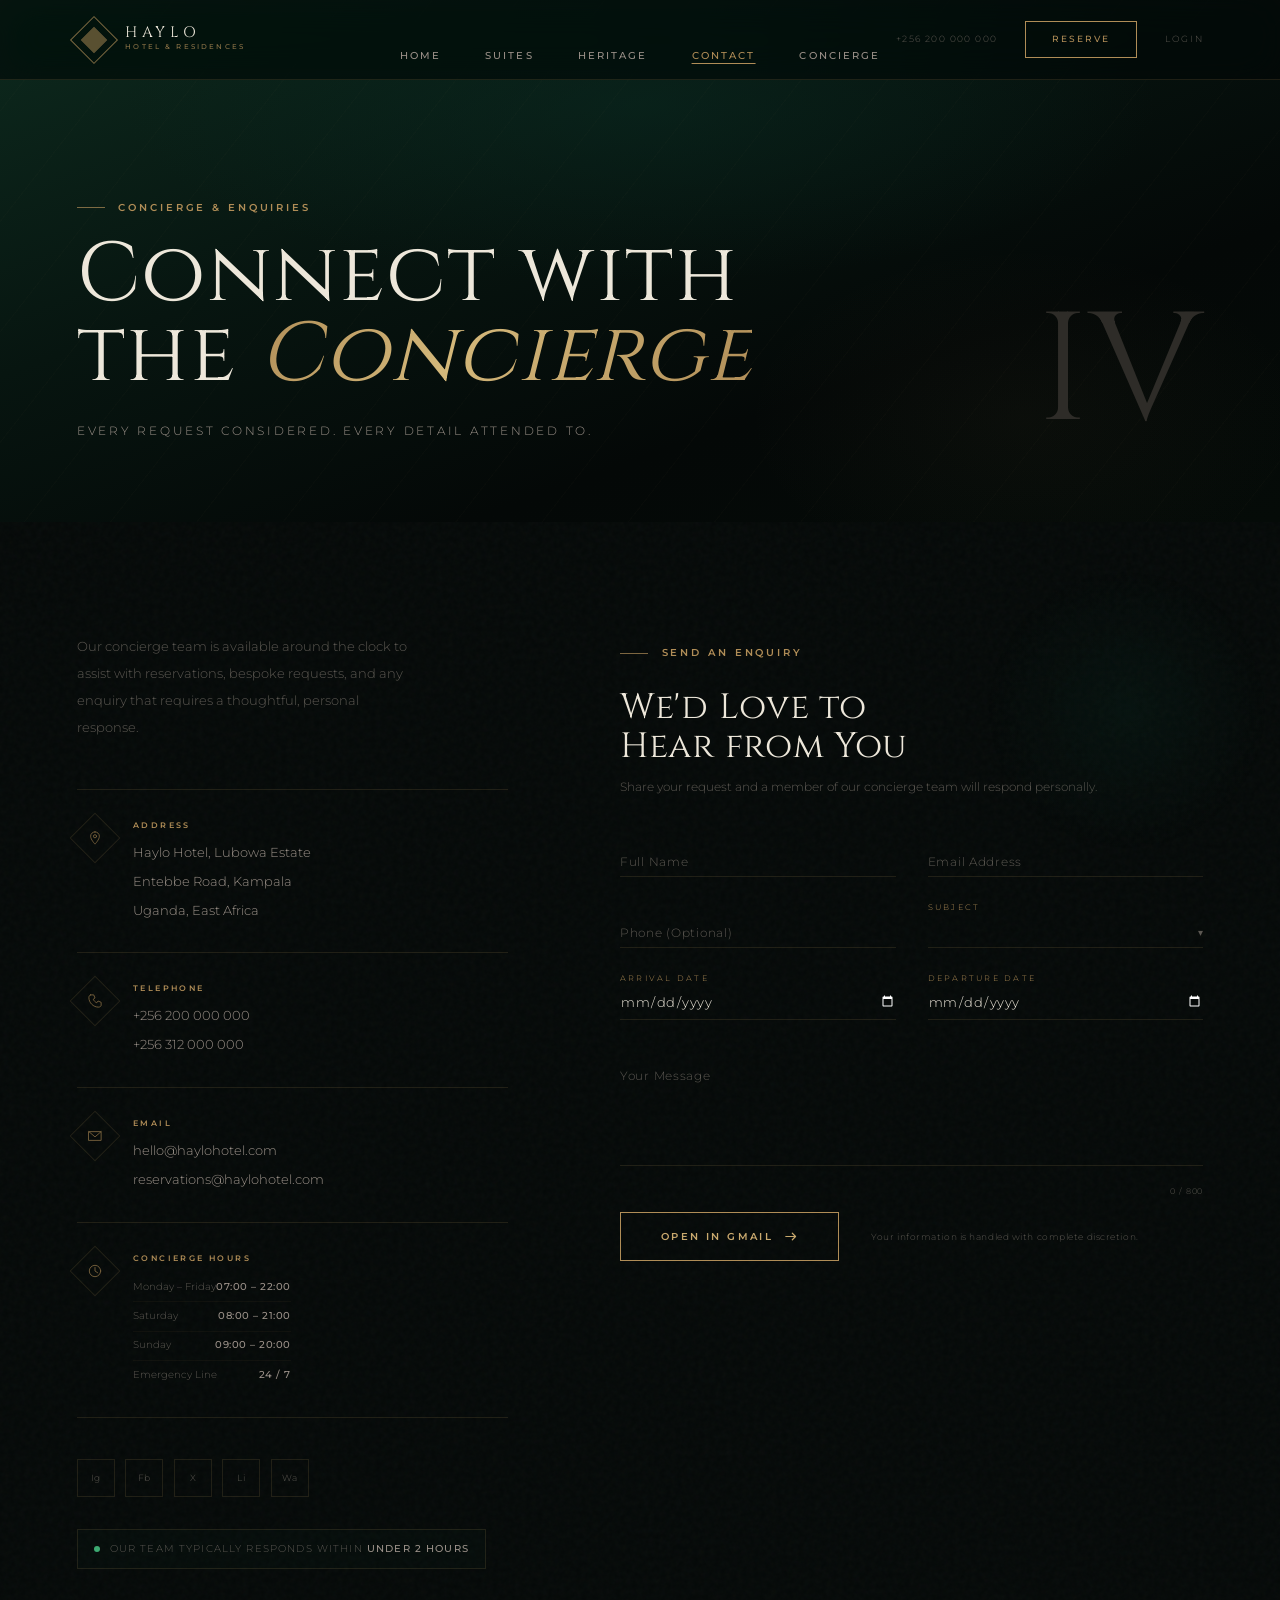
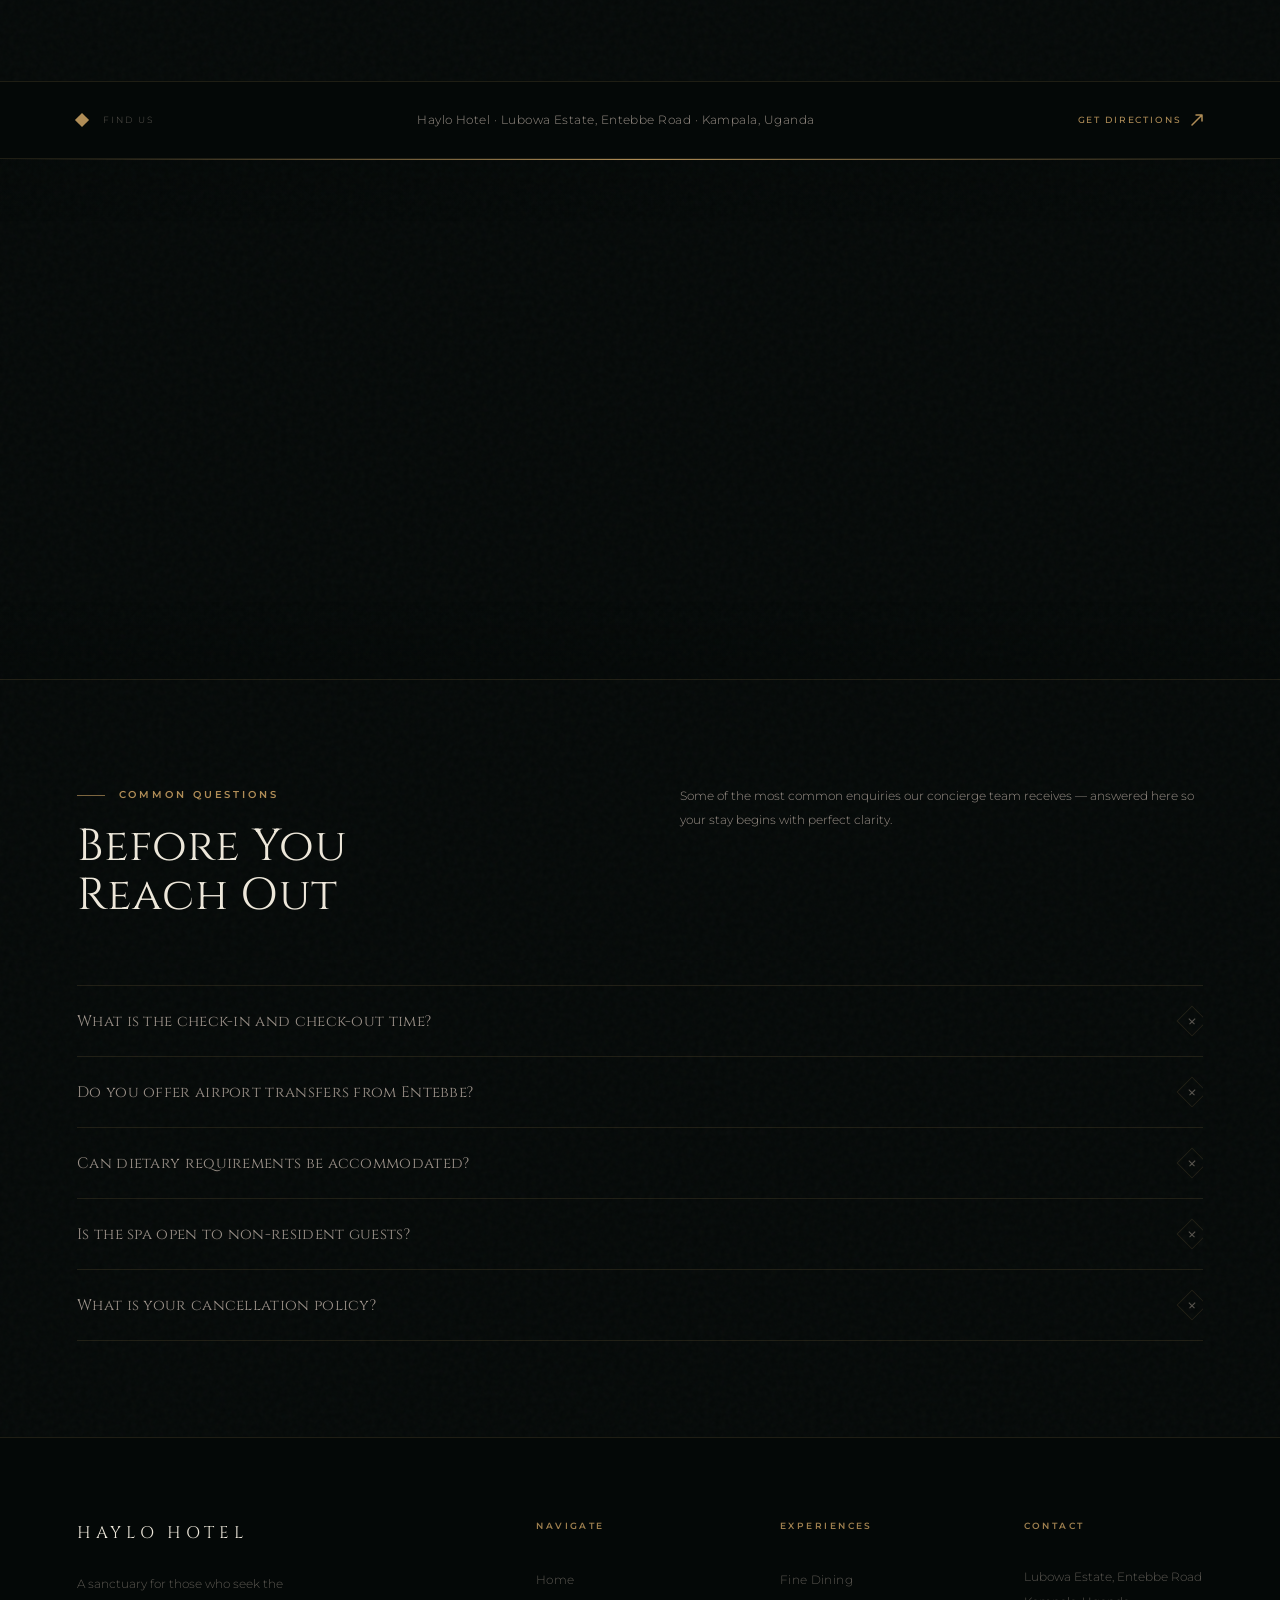
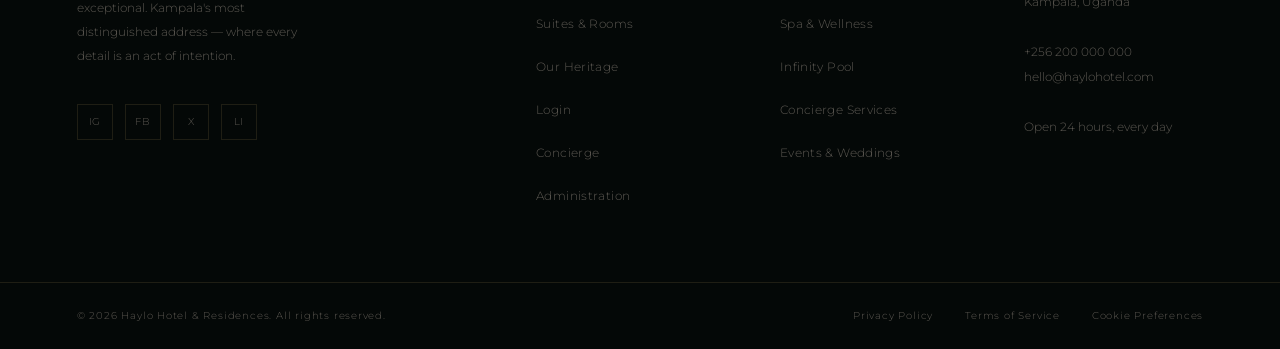
<file: contact.html>
<!DOCTYPE html>
<html lang="en">

<head>
    <meta charset="UTF-8" />
    <meta name="viewport" content="width=device-width, initial-scale=1.0" />
    <meta name="description"
        content="Haylo Hotel — Connect with the Concierge. Reach our team in Lubowa, Kampala for reservations, enquiries, and bespoke requests." />
    <meta name="theme-color" content="#040807" />

    <title>Connect with the Concierge — Haylo Hotel</title>

    <link rel="icon" type="image/svg+xml"
        href="data:image/svg+xml,<svg xmlns='http://www.w3.org/2000/svg' viewBox='0 0 32 32'><rect width='32' height='32' fill='%23040807'/><rect x='12' y='12' width='8' height='8' fill='%23b08d57' transform='rotate(45 16 16)'/></svg>" />

    <link rel="stylesheet" href="assets/css/global.css" />
    <link rel="stylesheet" href="assets/css/layout.css" />
    <link rel="stylesheet" href="assets/css/components.css" />

    <!-- ══════════════════════════════════════════════════
       CONTACT PAGE — SPECIFIC STYLES
       All layout, motion keyframes, and component rules
       unique to this page. Zero overrides to global vars.
       ══════════════════════════════════════════════════ -->
    <style>
        /* ── Page-Specific Keyframes ─────────────────────── */

        @keyframes contact-fade-up {
            from {
                opacity: 0;
                transform: translateY(40px);
            }

            to {
                opacity: 1;
                transform: translateY(0);
            }
        }

        @keyframes contact-fade-left {
            from {
                opacity: 0;
                transform: translateX(-36px);
            }

            to {
                opacity: 1;
                transform: translateX(0);
            }
        }

        @keyframes contact-fade-right {
            from {
                opacity: 0;
                transform: translateX(36px);
            }

            to {
                opacity: 1;
                transform: translateX(0);
            }
        }

        @keyframes line-expand {
            from {
                transform: scaleX(0);
                transform-origin: left;
            }

            to {
                transform: scaleX(1);
                transform-origin: left;
            }
        }

        @keyframes border-draw {
            from {
                width: 0;
            }

            to {
                width: 100%;
            }
        }

        @keyframes pulse-gold {

            0%,
            100% {
                box-shadow: 0 0 0 0 rgba(176, 141, 87, 0);
            }

            50% {
                box-shadow: 0 0 18px 4px rgba(176, 141, 87, 0.14);
            }
        }

        @keyframes label-float {
            from {
                transform: translateY(0);
                font-size: 0.78rem;
                color: var(--clr-text-muted);
            }

            to {
                transform: translateY(-22px);
                font-size: 0.52rem;
                color: var(--clr-gold);
                letter-spacing: 0.2em;
            }
        }

        @keyframes send-fly {
            0% {
                transform: translateX(0);
                opacity: 1;
            }

            50% {
                transform: translateX(8px);
                opacity: 0;
            }

            51% {
                transform: translateX(-8px);
                opacity: 0;
            }

            100% {
                transform: translateX(0);
                opacity: 1;
            }
        }

        @keyframes map-reveal {
            from {
                opacity: 0;
                transform: scaleY(0.95);
                transform-origin: bottom;
            }

            to {
                opacity: 1;
                transform: scaleY(1);
            }
        }

        @keyframes success-pop {
            0% {
                opacity: 0;
                transform: translateY(12px) scale(0.95);
            }

            60% {
                transform: translateY(-4px) scale(1.01);
            }

            100% {
                opacity: 1;
                transform: translateY(0) scale(1);
            }
        }

        @keyframes diamond-spin {
            from {
                transform: rotate(0deg);
            }

            to {
                transform: rotate(360deg);
            }
        }


        /* ── Reveal System ───────────────────────────────── */

        .c-reveal {
            opacity: 0;
            will-change: opacity, transform;
        }

        .c-reveal.from-up {
            transform: translateY(40px);
        }

        .c-reveal.from-left {
            transform: translateX(-36px);
        }

        .c-reveal.from-right {
            transform: translateX(36px);
        }

        .c-reveal.visible {
            animation-duration: 0.9s;
            animation-timing-function: cubic-bezier(0.22, 1, 0.36, 1);
            animation-fill-mode: both;
        }

        .c-reveal.from-up.visible {
            animation-name: contact-fade-up;
        }

        .c-reveal.from-left.visible {
            animation-name: contact-fade-left;
        }

        .c-reveal.from-right.visible {
            animation-name: contact-fade-right;
        }


        /* ── §1 HERO ─────────────────────────────────────── */

        .contact-hero {
            position: relative;
            height: 58vh;
            min-height: 420px;
            max-height: 640px;
            display: flex;
            align-items: flex-end;
            overflow: hidden;
        }

        /* Layered atmospheric background */
        .contact-hero-bg {
            position: absolute;
            inset: 0;
            background:
                radial-gradient(ellipse 65% 55% at 50% 20%, rgba(10, 43, 34, 0.50) 0%, transparent 62%),
                radial-gradient(ellipse 40% 60% at 80% 80%, rgba(176, 141, 87, 0.04) 0%, transparent 55%),
                linear-gradient(160deg, #0d2a1e 0%, #071510 38%, #040807 70%, #050b08 100%);
        }

        /* Fine diagonal rule texture */
        .contact-hero-bg::before {
            content: '';
            position: absolute;
            inset: 0;
            background-image: repeating-linear-gradient(128deg,
                    rgba(176, 141, 87, 0.02) 0px,
                    rgba(176, 141, 87, 0.02) 1px,
                    transparent 1px,
                    transparent 68px);
        }

        /* Horizontal gold rule at very bottom of hero */
        .contact-hero-bg::after {
            content: '';
            position: absolute;
            bottom: 0;
            left: 0;
            right: 0;
            height: 0.5px;
            background: linear-gradient(90deg, transparent 0%, var(--clr-border) 30%, var(--clr-border-bright) 50%, var(--clr-border) 70%, transparent 100%);
        }

        .contact-hero-content {
            position: relative;
            z-index: 2;
            width: 100%;
            max-width: var(--max-w);
            margin: 0 auto;
            padding: 0 var(--section-px) 5rem;
            display: flex;
            flex-direction: column;
            align-items: flex-start;
        }

        /* Floating decorative roman numeral — right side */
        .contact-hero-numeral {
            position: absolute;
            right: var(--section-px);
            bottom: 4.5rem;
            font-family: var(--ff-serif);
            font-size: clamp(5rem, 12vw, 10rem);
            color: var(--clr-text-ghost);
            line-height: 1;
            pointer-events: none;
            user-select: none;
            opacity: 0;
            animation: contact-fade-up 1.2s ease 0.9s both;
        }

        .contact-hero-content .section-label {
            opacity: 0;
            animation: contact-fade-up 0.8s ease 0.2s both;
        }

        .contact-hero-title {
            font-family: var(--ff-serif);
            font-size: clamp(2.5rem, 6.5vw, 5.5rem);
            font-weight: var(--fw-regular);
            line-height: 0.96;
            letter-spacing: 0.02em;
            color: var(--clr-text-primary);
            max-width: 760px;
            opacity: 0;
            animation: contact-fade-up 1s cubic-bezier(0.22, 1, 0.36, 1) 0.4s both;
        }

        .contact-hero-title em {
            font-style: italic;
            background: linear-gradient(120deg,
                    var(--clr-gold) 0%,
                    var(--clr-gold-bright) 40%,
                    var(--clr-gold) 100%);
            -webkit-background-clip: text;
            -webkit-text-fill-color: transparent;
            background-clip: text;
        }

        .contact-hero-sub {
            font-size: clamp(0.65rem, 1.4vw, 0.78rem);
            letter-spacing: 0.22em;
            text-transform: uppercase;
            color: var(--clr-text-secondary);
            font-weight: var(--fw-light);
            margin-top: 1.5rem;
            opacity: 0;
            animation: contact-fade-up 0.9s ease 0.65s both;
        }

        /* ── §2 SPLIT CONTACT BODY ───────────────────────── */

        .contact-body {
            max-width: var(--max-w);
            margin: 0 auto;
            padding: 7rem var(--section-px) 7rem;
            display: grid;
            grid-template-columns: 0.85fr 1.15fr;
            gap: 7rem;
            align-items: start;
        }


        /* ─ LEFT: Contact Information ─ */

        .contact-info {}

        /* Intro statement */
        .contact-info-intro {
            font-size: 0.8rem;
            line-height: 2.1;
            color: var(--clr-text-muted);
            margin-bottom: 3rem;
            font-weight: var(--fw-light);
            max-width: 340px;
        }

        /* Info block list */
        .info-blocks {
            display: flex;
            flex-direction: column;
            gap: 0;
        }

        .info-block {
            display: flex;
            align-items: flex-start;
            gap: 1.25rem;
            padding: 1.75rem 0;
            border-bottom: 0.5px solid var(--clr-border);
            position: relative;
            transition: background 0.3s ease;
        }

        .info-block:first-child {
            border-top: 0.5px solid var(--clr-border);
        }

        /* Hover left-edge gold accent */
        .info-block::before {
            content: '';
            position: absolute;
            left: 0;
            top: 0;
            bottom: 0;
            width: 1px;
            background: var(--clr-gold);
            transform: scaleY(0);
            transform-origin: bottom;
            transition: transform 0.4s ease;
        }

        .info-block:hover::before {
            transform: scaleY(1);
        }

        /* Icon diamond */
        .info-icon {
            width: 36px;
            height: 36px;
            flex-shrink: 0;
            display: flex;
            align-items: center;
            justify-content: center;
            position: relative;
            margin-top: 2px;
        }

        .info-icon::before {
            content: '';
            position: absolute;
            inset: 0;
            border: 0.5px solid var(--clr-border);
            transform: rotate(45deg);
            transition: border-color 0.3s ease, background 0.3s ease;
        }

        .info-block:hover .info-icon::before {
            border-color: var(--clr-gold);
            background: rgba(176, 141, 87, 0.06);
        }

        .info-icon svg {
            width: 14px;
            height: 14px;
            stroke: var(--clr-gold);
            fill: none;
            stroke-width: 1;
            stroke-linecap: round;
            stroke-linejoin: round;
            position: relative;
            z-index: 1;
            opacity: 0.7;
            transition: opacity 0.3s ease;
        }

        .info-block:hover .info-icon svg {
            opacity: 1;
        }

        .info-block-content {}

        .info-block-label {
            font-size: 0.5rem;
            letter-spacing: 0.3em;
            text-transform: uppercase;
            color: var(--clr-gold);
            font-weight: var(--fw-semibold);
            display: block;
            margin-bottom: 0.35rem;
        }

        .info-block-value {
            font-size: 0.82rem;
            color: var(--clr-text-secondary);
            font-weight: var(--fw-light);
            line-height: 1.75;
        }

        .info-block-value a {
            color: var(--clr-text-secondary);
            transition: color 0.25s ease;
        }

        .info-block-value a:hover {
            color: var(--clr-gold);
        }

        /* Hours mini-table */
        .hours-table {
            width: 100%;
            margin-top: 0.5rem;
        }

        .hours-row {
            display: flex;
            justify-content: space-between;
            align-items: center;
            padding: 0.3rem 0;
            border-bottom: 0.5px solid rgba(176, 141, 87, 0.06);
        }

        .hours-row:last-child {
            border-bottom: none;
        }

        .hours-day {
            font-size: 0.65rem;
            color: var(--clr-text-muted);
            font-weight: var(--fw-light);
        }

        .hours-time {
            font-size: 0.65rem;
            color: var(--clr-text-secondary);
            font-weight: var(--fw-medium);
            letter-spacing: 0.05em;
        }

        /* Social Links */
        .contact-social {
            display: flex;
            gap: 0.65rem;
            margin-top: 2.5rem;
        }

        .contact-social a {
            width: 38px;
            height: 38px;
            display: flex;
            align-items: center;
            justify-content: center;
            border: 0.5px solid var(--clr-border);
            color: var(--clr-text-muted);
            font-family: var(--ff-sans);
            font-size: 0.58rem;
            letter-spacing: 0.05em;
            transition: all 0.3s ease;
            position: relative;
            overflow: hidden;
        }

        .contact-social a::before {
            content: '';
            position: absolute;
            inset: 0;
            background: var(--clr-gold);
            transform: scaleY(0);
            transform-origin: bottom;
            transition: transform 0.35s ease;
            z-index: 0;
        }

        .contact-social a:hover::before {
            transform: scaleY(1);
        }

        .contact-social a span {
            position: relative;
            z-index: 1;
        }

        .contact-social a:hover {
            color: var(--clr-obsidian);
            border-color: var(--clr-gold);
        }

        /* Response time badge */
        .response-badge {
            display: inline-flex;
            align-items: center;
            gap: 0.6rem;
            margin-top: 2rem;
            padding: 0.65rem 1rem;
            border: 0.5px solid var(--clr-border);
            background: rgba(10, 43, 34, 0.12);
        }

        .response-dot {
            width: 6px;
            height: 6px;
            background: #3daa72;
            border-radius: 50%;
            animation: pulse-gold 2.5s ease-in-out infinite;
            flex-shrink: 0;
        }

        .response-text {
            font-size: 0.6rem;
            letter-spacing: 0.12em;
            text-transform: uppercase;
            color: var(--clr-text-muted);
            font-weight: var(--fw-light);
        }

        .response-text strong {
            color: var(--clr-text-secondary);
            font-weight: var(--fw-medium);
        }


        /* ─ RIGHT: The Form ─ */

        .contact-form-wrap {
            position: relative;
        }

        /* Subtle top-right glow behind form */
        .contact-form-wrap::before {
            content: '';
            position: absolute;
            top: -4rem;
            right: -4rem;
            width: 280px;
            height: 280px;
            background: radial-gradient(circle,
                    rgba(10, 43, 34, 0.28) 0%,
                    transparent 70%);
            pointer-events: none;
            z-index: 0;
        }

        .contact-form {
            position: relative;
            z-index: 1;
        }

        .form-header {
            margin-bottom: 2.75rem;
        }

        .form-header h2 {
            font-size: clamp(1.5rem, 3vw, 2.2rem);
            font-weight: var(--fw-regular);
            line-height: 1.1;
            margin: 0.5rem 0 0.6rem;
        }

        .form-header p {
            font-size: 0.75rem;
            color: var(--clr-text-muted);
            line-height: 1.85;
        }

        /* ─ Form Fields ─ */

        .form-row {
            display: grid;
            grid-template-columns: 1fr 1fr;
            gap: 0 2rem;
        }

        .form-field {
            position: relative;
            margin-bottom: 2.25rem;
        }

        /* Floating label */
        .form-field label {
            position: absolute;
            left: 0;
            top: 0.55rem;
            font-family: var(--ff-sans);
            font-size: 0.75rem;
            font-weight: var(--fw-light);
            color: var(--clr-text-muted);
            letter-spacing: 0.06em;
            pointer-events: none;
            transition: all 0.3s cubic-bezier(0.22, 1, 0.36, 1);
            transform-origin: left;
        }

        /* Float label up when input has content or focus */
        .form-field input:focus+label,
        .form-field input:not(:placeholder-shown)+label,
        .form-field select:focus+label,
        .form-field select:not([value=""])+label,
        .form-field textarea:focus+label,
        .form-field textarea:not(:placeholder-shown)+label {
            transform: translateY(-22px);
            font-size: 0.5rem;
            letter-spacing: 0.28em;
            text-transform: uppercase;
            color: var(--clr-gold);
        }

        /* Field itself */
        .form-field input,
        .form-field select,
        .form-field textarea {
            width: 100%;
            background: transparent;
            border: none;
            border-bottom: 0.5px solid var(--clr-border);
            padding: 0.55rem 0 0.55rem;
            color: var(--clr-text-primary);
            font-family: var(--ff-sans);
            font-size: 0.82rem;
            font-weight: var(--fw-light);
            letter-spacing: 0.04em;
            outline: none;
            transition:
                border-color 0.35s ease,
                box-shadow 0.35s ease;
            -webkit-appearance: none;
            appearance: none;
            caret-color: var(--clr-gold);
            border-radius: 0;
        }

        /* Placeholder — invisible (we use floating labels) */
        .form-field input::placeholder,
        .form-field textarea::placeholder {
            opacity: 0;
        }

        /* ★ Emerald Glow focus effect */
        .form-field input:focus,
        .form-field select:focus,
        .form-field textarea:focus {
            border-bottom-color: var(--clr-gold);
            box-shadow:
                0 1px 0 0 var(--clr-gold),
                0 4px 16px -4px rgba(176, 141, 87, 0.12),
                0 0 0 0 rgba(10, 43, 34, 0);
        }

        /* Animated bottom-border line on focus */
        .form-field::after {
            content: '';
            position: absolute;
            bottom: 0;
            left: 0;
            width: 0;
            height: 1px;
            background: linear-gradient(90deg, var(--clr-emerald-glow), var(--clr-gold));
            transition: width 0.45s cubic-bezier(0.22, 1, 0.36, 1);
            pointer-events: none;
        }

        .form-field:focus-within::after {
            width: 100%;
        }

        /* Select arrow override */
        .form-field select {
            cursor: pointer;
            padding-right: 1.5rem;
        }

        .form-field .select-arrow {
            position: absolute;
            right: 0;
            top: 0.65rem;
            pointer-events: none;
            color: var(--clr-text-muted);
            font-size: 0.6rem;
            transition: transform 0.3s ease, color 0.3s ease;
        }

        .form-field select:focus~.select-arrow {
            transform: rotate(180deg);
            color: var(--clr-gold);
        }

        .form-field select option {
            background: var(--clr-emerald-deep);
            color: var(--clr-text-primary);
        }

        /* Textarea */
        .form-field textarea {
            resize: none;
            height: 110px;
            padding-top: 0.55rem;
            line-height: 1.8;
        }

        /* Character counter */
        .char-counter {
            position: absolute;
            bottom: -1.4rem;
            right: 0;
            font-size: 0.52rem;
            letter-spacing: 0.1em;
            color: var(--clr-text-muted);
        }

        .char-counter.near-limit {
            color: var(--clr-gold);
        }

        /* Field validation state */
        .form-field.valid input,
        .form-field.valid textarea {
            border-bottom-color: rgba(61, 170, 114, 0.45);
        }

        .form-field.error input,
        .form-field.error textarea {
            border-bottom-color: rgba(200, 80, 80, 0.5);
        }

        .field-error-msg {
            position: absolute;
            bottom: -1.4rem;
            left: 0;
            font-size: 0.52rem;
            letter-spacing: 0.08em;
            color: rgba(200, 80, 80, 0.75);
            display: none;
        }

        .form-field.error .field-error-msg {
            display: block;
        }

        /* ─ Submit Button ─ */

        .form-submit-row {
            display: flex;
            align-items: center;
            gap: 2rem;
            margin-top: 1rem;
            flex-wrap: wrap;
        }

        .btn-contact-submit {
            position: relative;
            display: inline-flex;
            align-items: center;
            gap: 0.75rem;
            padding: 1.05rem 2.5rem;
            background: transparent;
            border: 1px solid var(--clr-gold);
            color: var(--clr-gold-light);
            font-family: var(--ff-sans);
            font-size: 0.6rem;
            font-weight: var(--fw-semibold);
            letter-spacing: 0.25em;
            text-transform: uppercase;
            cursor: pointer;
            overflow: hidden;
            transition: color 0.4s ease;
        }

        .btn-contact-submit>* {
            position: relative;
            z-index: 1;
        }

        .btn-contact-submit::before {
            content: '';
            position: absolute;
            inset: 0;
            background: var(--clr-gold);
            transform: translateX(-101%);
            transition: transform 0.45s cubic-bezier(0.25, 0.46, 0.45, 0.94);
            z-index: 0;
        }

        .btn-contact-submit:hover::before {
            transform: translateX(0);
        }

        .btn-contact-submit:hover {
            color: var(--clr-obsidian);
        }

        .btn-contact-submit.sending {
            pointer-events: none;
            opacity: 0.75;
        }

        .btn-contact-submit .btn-icon {
            display: inline-flex;
            align-items: center;
            transition: transform 0.35s ease;
        }

        .btn-contact-submit:hover .btn-icon {
            animation: send-fly 0.55s ease;
        }

        .btn-contact-submit .btn-icon svg {
            width: 13px;
            height: 13px;
            stroke: currentColor;
            fill: none;
            stroke-width: 1.5;
            stroke-linecap: round;
            stroke-linejoin: round;
        }

        .form-privacy-note {
            font-size: 0.58rem;
            color: var(--clr-text-muted);
            letter-spacing: 0.06em;
            line-height: 1.7;
        }

        /* ─ Success Message ─ */

        .form-success {
            display: none;
            text-align: center;
            padding: 4rem 3rem;
            border: 0.5px solid var(--clr-border);
            background: rgba(10, 43, 34, 0.1);
            animation: success-pop 0.6s cubic-bezier(0.22, 1, 0.36, 1) both;
        }

        .form-success.visible {
            display: flex;
            flex-direction: column;
            align-items: center;
            gap: 0.85rem;
        }

        .success-diamond {
            width: 44px;
            height: 44px;
            border: 0.5px solid var(--clr-gold);
            transform: rotate(45deg);
            display: flex;
            align-items: center;
            justify-content: center;
            margin-bottom: 0.5rem;
        }

        .success-diamond svg {
            width: 16px;
            height: 16px;
            stroke: var(--clr-gold);
            fill: none;
            stroke-width: 1.5;
            transform: rotate(-45deg);
        }

        .success-title {
            font-family: var(--ff-serif);
            font-size: 1.4rem;
            color: var(--clr-text-primary);
            font-weight: var(--fw-regular);
        }

        .success-body {
            font-size: 0.75rem;
            color: var(--clr-text-muted);
            line-height: 1.9;
            max-width: 320px;
            margin: 0 auto;
        }


        /* ── §3 MAP ──────────────────────────────────────── */

        .map-section {
            position: relative;
            overflow: hidden;
        }

        /* Pre-map strip */
        .map-prestrip {
            background: var(--clr-obsidian);
            border-top: 0.5px solid var(--clr-border);
            border-bottom: 0.5px solid var(--clr-border);
            padding: 1.75rem var(--section-px);
            display: flex;
            align-items: center;
            justify-content: space-between;
            gap: 2rem;
            flex-wrap: wrap;
        }

        .map-prestrip-label {
            display: flex;
            align-items: center;
            gap: 1rem;
        }

        .map-pin-icon {
            width: 10px;
            height: 10px;
            background: var(--clr-gold);
            transform: rotate(45deg);
            flex-shrink: 0;
        }

        .map-prestrip-text {
            font-size: 0.58rem;
            letter-spacing: 0.22em;
            text-transform: uppercase;
            color: var(--clr-text-muted);
        }

        .map-prestrip-address {
            font-family: var(--ff-sans);
            font-size: 0.72rem;
            color: var(--clr-text-secondary);
            font-weight: var(--fw-light);
            letter-spacing: 0.04em;
        }

        .map-directions-btn {
            display: inline-flex;
            align-items: center;
            gap: 0.6rem;
            font-family: var(--ff-sans);
            font-size: 0.58rem;
            letter-spacing: 0.2em;
            text-transform: uppercase;
            color: var(--clr-gold);
            font-weight: var(--fw-medium);
            transition: opacity 0.25s ease;
            flex-shrink: 0;
        }

        .map-directions-btn:hover {
            opacity: 0.75;
        }

        .map-directions-btn svg {
            width: 12px;
            height: 12px;
            stroke: currentColor;
            fill: none;
            stroke-width: 1.5;
            stroke-linecap: round;
            transition: transform 0.3s ease;
        }

        .map-directions-btn:hover svg {
            transform: translate(3px, -3px);
        }

        /* ★ Map Wrapper — Dark emerald theme via CSS filters */
        .map-wrapper {
            width: 100%;
            height: 520px;
            position: relative;
            overflow: hidden;
            opacity: 0;
        }

        .map-wrapper.revealed {
            animation: map-reveal 0.85s cubic-bezier(0.22, 1, 0.36, 1) both;
            opacity: 1;
        }

        .map-wrapper iframe {
            width: 100%;
            height: 100%;
            border: none;
            display: block;
            /* Dark + emerald filter treatment */
            filter:
                invert(92%) hue-rotate(162deg) saturate(0.55) brightness(0.78) contrast(1.1);
            transition: filter 0.4s ease;
        }

        /* Slight brightening on hover — feels tactile */
        .map-wrapper:hover iframe {
            filter:
                invert(92%) hue-rotate(162deg) saturate(0.65) brightness(0.85) contrast(1.08);
        }

        /* Gold border overlay at top */
        .map-wrapper::after {
            content: '';
            position: absolute;
            top: 0;
            left: 0;
            right: 0;
            height: 1px;
            background: linear-gradient(90deg, transparent, var(--clr-gold), transparent);
            pointer-events: none;
            z-index: 2;
        }

        /* Thin vignette on the map edges */
        .map-wrapper::before {
            content: '';
            position: absolute;
            inset: 0;
            background: linear-gradient(to bottom,
                    rgba(4, 8, 7, 0.18) 0%,
                    transparent 12%,
                    transparent 85%,
                    rgba(4, 8, 7, 0.30) 100%);
            pointer-events: none;
            z-index: 2;
        }


        /* ── §4 FAQ STRIP ────────────────────────────────── */

        .faq-section {
            padding: 6rem 0;
            border-top: 0.5px solid var(--clr-border);
        }

        .faq-inner {
            max-width: var(--max-w);
            margin: 0 auto;
            padding: 0 var(--section-px);
        }

        .faq-header {
            display: grid;
            grid-template-columns: 1fr 1fr;
            gap: 5rem;
            align-items: start;
            margin-bottom: 4rem;
        }

        .faq-header h2 {
            font-size: clamp(1.8rem, 3.5vw, 2.8rem);
            line-height: 1.08;
        }

        .faq-header p {
            font-size: 0.78rem;
            line-height: 1.95;
            padding-top: 0.5rem;
        }

        /* Accordion items */
        .faq-list {
            display: flex;
            flex-direction: column;
            gap: 0;
            border-top: 0.5px solid var(--clr-border);
        }

        .faq-item {
            border-bottom: 0.5px solid var(--clr-border);
            overflow: hidden;
        }

        .faq-question {
            width: 100%;
            background: transparent;
            border: none;
            padding: 1.5rem 0;
            display: flex;
            align-items: center;
            justify-content: space-between;
            gap: 2rem;
            cursor: pointer;
            text-align: left;
            transition: background 0.25s ease;
        }

        .faq-question:hover {
            background: rgba(176, 141, 87, 0.025);
        }

        .faq-question-text {
            font-family: var(--ff-serif);
            font-size: 0.95rem;
            color: var(--clr-text-secondary);
            font-weight: var(--fw-regular);
            letter-spacing: 0.02em;
            transition: color 0.3s ease;
        }

        .faq-item.open .faq-question-text {
            color: var(--clr-text-primary);
        }

        .faq-icon {
            width: 22px;
            height: 22px;
            border: 0.5px solid var(--clr-border);
            flex-shrink: 0;
            display: flex;
            align-items: center;
            justify-content: center;
            transform: rotate(45deg);
            transition: transform 0.4s ease, border-color 0.3s ease, background 0.3s ease;
        }

        .faq-icon::before,
        .faq-icon::after {
            content: '';
            position: absolute;
            background: var(--clr-text-muted);
            transition: transform 0.4s ease, background 0.3s ease;
        }

        .faq-icon::before {
            width: 8px;
            height: 0.5px;
        }

        .faq-icon::after {
            width: 0.5px;
            height: 8px;
        }

        .faq-item.open .faq-icon {
            transform: rotate(0deg);
            border-color: var(--clr-gold);
            background: rgba(176, 141, 87, 0.08);
        }

        .faq-item.open .faq-icon::before,
        .faq-item.open .faq-icon::after {
            background: var(--clr-gold);
        }

        .faq-item.open .faq-icon::after {
            transform: rotate(90deg);
        }

        .faq-answer {
            max-height: 0;
            overflow: hidden;
            transition: max-height 0.45s cubic-bezier(0.22, 1, 0.36, 1),
                padding 0.35s ease;
            padding: 0 0;
        }

        .faq-item.open .faq-answer {
            max-height: 300px;
            padding-bottom: 1.5rem;
        }

        .faq-answer p {
            font-size: 0.78rem;
            line-height: 2;
            color: var(--clr-text-muted);
            font-weight: var(--fw-light);
            max-width: 680px;
        }


        /* ── RESPONSIVE ──────────────────────────────────── */

        @media (max-width: 1100px) {
            .contact-body {
                grid-template-columns: 1fr;
                gap: 5rem;
                padding: 5rem var(--section-px) 6rem;
            }

            .contact-info-intro {
                max-width: 100%;
            }

            .faq-header {
                grid-template-columns: 1fr;
                gap: 1.5rem;
            }
        }

        @media (max-width: 768px) {
            .contact-hero-title {
                font-size: clamp(2rem, 10vw, 3.5rem);
            }

            .contact-hero-numeral {
                display: none;
            }

            .form-row {
                grid-template-columns: 1fr;
            }

            .map-wrapper {
                height: 380px;
            }

            .form-submit-row {
                flex-direction: column;
                align-items: flex-start;
                gap: 1.25rem;
            }

            .map-prestrip {
                flex-direction: column;
                align-items: flex-start;
                gap: 1rem;
                padding: 1.5rem var(--section-px);
            }

            .faq-section {
                padding: 4rem 0;
            }

            .contact-body {
                padding: 4rem var(--section-px) 5rem;
            }
        }

        @media (max-width: 520px) {
            .contact-hero {
                height: 52vh;
                min-height: 360px;
            }

            .contact-hero-content {
                padding-bottom: 3.5rem;
            }

            .form-header h2 {
                font-size: 1.5rem;
            }

            .info-blocks {
                gap: 0;
            }

            .map-wrapper {
                height: 300px;
            }
        }
    </style>
</head>

<body>

    <!-- ════════════════════════════════════════════════════
       HEADER
       ════════════════════════════════════════════════════ -->
    <header id="site-header">
        <div class="nav-wrapper">
            <a href="index.html" class="nav-logo" aria-label="Haylo Hotel — Home">
                <div class="nav-logo-emblem" aria-hidden="true"></div>
                <div class="nav-logo-name">
                    <span class="name">Haylo</span>
                    <span class="tagline">Hotel &amp; Residences</span>
                </div>
            </a>

            <nav aria-label="Primary navigation">
                <ul class="nav-links">
                    <li><a href="index.html">Home</a></li>
                    <li><a href="rooms.html">Suites</a></li>
                    <li><a href="heritage.html">Heritage</a></li>
                    <li><a href="contact.html" class="active">Contact</a></li>
                    <li><a href="dashboard.html">Concierge</a></li>
                </ul>
            </nav>

            <div class="nav-actions">
                <a href="tel:+256200000000" class="nav-tel">+256 200 000 000</a>
                <a href="rooms.html" class="nav-book-btn"><span>Reserve</span></a>
                <a href="auth.html" class="nav-login">Login</a>
                <button class="nav-hamburger" id="nav-toggle" aria-label="Open menu" aria-expanded="false"
                    aria-controls="nav-mobile-drawer">
                    <span class="bar"></span>
                    <span class="bar"></span>
                    <span class="bar"></span>
                </button>
            </div>
        </div>

        <nav id="nav-mobile-drawer" class="nav-mobile-drawer" aria-label="Mobile navigation" aria-hidden="true">
            <a href="index.html">Home</a>
            <a href="rooms.html">Suites &amp; Rooms</a>
            <a href="heritage.html">Our Heritage</a>
            <a href="contact.html">Contact</a>
            <a href="dashboard.html">Concierge</a>
            <a href="auth.html">Login</a>
            <a href="rooms.html" class="nav-mobile-cta">Reserve a Suite</a>
        </nav>
    </header>


    <main>

        <!-- ════════════════════════════════════════════════════
         §1  HERO
         ════════════════════════════════════════════════════ -->
        <section class="contact-hero" aria-label="Contact page header">
            <div class="contact-hero-bg" aria-hidden="true"></div>

            <div class="contact-hero-content">
                <span class="section-label">Concierge &amp; Enquiries</span>

                <h1 class="contact-hero-title">
                    Connect with<br />the <em>Concierge</em>
                </h1>

                <p class="contact-hero-sub">
                    Every request considered. Every detail attended to.
                </p>
            </div>

            <span class="contact-hero-numeral" aria-hidden="true">IV</span>
        </section>


        <!-- ════════════════════════════════════════════════════
         §2  SPLIT: INFORMATION + FORM
         ════════════════════════════════════════════════════ -->
        <section class="contact-body" aria-label="Contact information and enquiry form">

            <!-- ─ LEFT: Information ─ -->
            <div class="contact-info">

                <div class="c-reveal from-left" data-delay="0">
                    <p class="contact-info-intro">
                        Our concierge team is available around the clock to assist with
                        reservations, bespoke requests, and any enquiry that requires
                        a thoughtful, personal response.
                    </p>
                </div>

                <div class="info-blocks c-reveal from-left" data-delay="0.12">

                    <!-- Address -->
                    <div class="info-block">
                        <div class="info-icon" aria-hidden="true">
                            <svg viewBox="0 0 16 16">
                                <path
                                    d="M8 1 C5.2 1 3 3.2 3 6 C3 9.8 8 15 8 15 C8 15 13 9.8 13 6 C13 3.2 10.8 1 8 1Z" />
                                <circle cx="8" cy="6" r="1.8" />
                            </svg>
                        </div>
                        <div class="info-block-content">
                            <span class="info-block-label">Address</span>
                            <span class="info-block-value">
                                Haylo Hotel, Lubowa Estate<br />
                                Entebbe Road, Kampala<br />
                                Uganda, East Africa
                            </span>
                        </div>
                    </div>

                    <!-- Phone -->
                    <div class="info-block">
                        <div class="info-icon" aria-hidden="true">
                            <svg viewBox="0 0 16 16">
                                <path
                                    d="M3 1 h3.5 l1.5 3.5 -2 1.5 C6.5 7.5 8.5 9.5 10 10l1.5-2 3.5 1.5 v3.5 C15 14 13.5 15 12 15 C6 15 1 10 1 4 C1 2.5 2 1 3 1Z" />
                            </svg>
                        </div>
                        <div class="info-block-content">
                            <span class="info-block-label">Telephone</span>
                            <span class="info-block-value">
                                <a href="tel:+256200000000">+256 200 000 000</a><br />
                                <a href="tel:+256312000000">+256 312 000 000</a>
                            </span>
                        </div>
                    </div>

                    <!-- Email -->
                    <div class="info-block">
                        <div class="info-icon" aria-hidden="true">
                            <svg viewBox="0 0 16 16">
                                <rect x="1" y="3" width="14" height="10" rx="0" />
                                <path d="M1 3 L8 9 L15 3" />
                            </svg>
                        </div>
                        <div class="info-block-content">
                            <span class="info-block-label">Email</span>
                            <span class="info-block-value">
                                <a href="mailto:hello@haylohotel.com">hello@haylohotel.com</a><br />
                                <a href="mailto:reservations@haylohotel.com">reservations@haylohotel.com</a>
                            </span>
                        </div>
                    </div>

                    <!-- Hours -->
                    <div class="info-block">
                        <div class="info-icon" aria-hidden="true">
                            <svg viewBox="0 0 16 16">
                                <circle cx="8" cy="8" r="6.5" />
                                <path d="M8 4 v4 l3 2" />
                            </svg>
                        </div>
                        <div class="info-block-content">
                            <span class="info-block-label">Concierge Hours</span>
                            <div class="hours-table" role="table" aria-label="Concierge opening hours">
                                <div class="hours-row" role="row">
                                    <span class="hours-day" role="cell">Monday – Friday</span>
                                    <span class="hours-time" role="cell">07:00 – 22:00</span>
                                </div>
                                <div class="hours-row" role="row">
                                    <span class="hours-day" role="cell">Saturday</span>
                                    <span class="hours-time" role="cell">08:00 – 21:00</span>
                                </div>
                                <div class="hours-row" role="row">
                                    <span class="hours-day" role="cell">Sunday</span>
                                    <span class="hours-time" role="cell">09:00 – 20:00</span>
                                </div>
                                <div class="hours-row" role="row">
                                    <span class="hours-day" role="cell">Emergency Line</span>
                                    <span class="hours-time" role="cell">24 / 7</span>
                                </div>
                            </div>
                        </div>
                    </div>

                </div><!-- /info-blocks -->

                <!-- Social Links -->
                <div class="c-reveal from-left" data-delay="0.22">
                    <div class="contact-social" aria-label="Social media">
                        <a href="#" aria-label="Instagram"><span>Ig</span></a>
                        <a href="#" aria-label="Facebook"><span>Fb</span></a>
                        <a href="#" aria-label="Twitter / X"><span>X</span></a>
                        <a href="#" aria-label="LinkedIn"><span>Li</span></a>
                        <a href="#" aria-label="WhatsApp"><span>Wa</span></a>
                    </div>

                    <div class="response-badge" aria-live="polite">
                        <div class="response-dot"></div>
                        <span class="response-text">
                            Our team typically responds within
                            <strong>under 2 hours</strong>
                        </span>
                    </div>
                </div>

            </div><!-- /contact-info -->


            <!-- ─ RIGHT: Form ─ -->
            <div class="contact-form-wrap c-reveal from-right" data-delay="0.08">

                <div class="form-header">
                    <span class="section-label">Send an Enquiry</span>
                    <h2>We'd Love to<br />Hear from You</h2>
                    <p>Share your request and a member of our concierge team will respond personally.</p>
                </div>

                <!-- The Form -->
                <form id="contact-form" class="contact-form" novalidate autocomplete="off"
                    aria-label="Contact enquiry form">

                    <!-- Name + Email -->
                    <div class="form-row">
                        <div class="form-field">
                            <input type="text" id="contact-name" name="name" placeholder=" " required
                                autocomplete="name" aria-required="true" aria-describedby="name-error" />
                            <label for="contact-name">Full Name</label>
                            <span class="field-error-msg" id="name-error" role="alert">
                                Please enter your name
                            </span>
                        </div>

                        <div class="form-field">
                            <input type="email" id="contact-email" name="email" placeholder=" " required
                                autocomplete="email" aria-required="true" aria-describedby="email-error" />
                            <label for="contact-email">Email Address</label>
                            <span class="field-error-msg" id="email-error" role="alert">
                                Please enter a valid email
                            </span>
                        </div>
                    </div>

                    <!-- Phone + Subject -->
                    <div class="form-row">
                        <div class="form-field">
                            <input type="tel" id="contact-phone" name="phone" placeholder=" " autocomplete="tel" />
                            <label for="contact-phone">Phone (Optional)</label>
                        </div>

                        <div class="form-field">
                            <select id="contact-subject" name="subject" aria-label="Subject of enquiry">
                                <option value="" disabled selected></option>
                                <option value="Reservation Enquiry">Reservation Enquiry</option>
                                <option value="Suite Information">Suite Information</option>
                                <option value="Spa & Wellness">Spa &amp; Wellness</option>
                                <option value="Dining Reservation">Dining Reservation</option>
                                <option value="Events & Weddings">Events &amp; Weddings</option>
                                <option value="Corporate Stays">Corporate Stays</option>
                                <option value="General Enquiry">General Enquiry</option>
                            </select>
                            <label for="contact-subject">Subject</label>
                            <span class="select-arrow" aria-hidden="true">▾</span>
                        </div>
                    </div>

                    <!-- Arrival / Departure (contextual) -->
                    <div class="form-row">
                        <div class="form-field">
                            <input type="date" id="contact-arrival" name="arrival" placeholder=" "
                                style="color-scheme: dark;" />
                            <label for="contact-arrival">Arrival Date</label>
                        </div>

                        <div class="form-field">
                            <input type="date" id="contact-departure" name="departure" placeholder=" "
                                style="color-scheme: dark;" />
                            <label for="contact-departure">Departure Date</label>
                        </div>
                    </div>

                    <!-- Message -->
                    <div class="form-field">
                        <textarea id="contact-message" name="message" placeholder=" " maxlength="800" required
                            aria-required="true" aria-describedby="message-error msg-counter"></textarea>
                        <label for="contact-message">Your Message</label>
                        <span class="char-counter" id="msg-counter" aria-live="polite">0 / 800</span>
                        <span class="field-error-msg" id="message-error" role="alert">
                            Please write a message
                        </span>
                    </div>

                    <!-- Submit -->
                    <div class="form-submit-row">
                        <button type="submit" class="btn-contact-submit" id="submit-btn">
                            <span>Open in Gmail</span>
                            <span class="btn-icon" aria-hidden="true">
                                <svg viewBox="0 0 16 16">
                                    <path d="M1 8 h12 M9 4 l4 4 -4 4" />
                                </svg>
                            </span>
                        </button>

                        <p class="form-privacy-note">
                            Your information is handled with complete discretion.
                        </p>
                    </div>

                </form><!-- /#contact-form -->

                <!-- Success Message (hidden, shown by JS) -->
                <div class="form-success" id="form-success" role="status" aria-live="polite">
                    <div class="success-diamond" aria-hidden="true">
                        <svg viewBox="0 0 16 16">
                            <path d="M2 8 L6 12 L14 4" stroke-linecap="round" stroke-linejoin="round" />
                        </svg>
                    </div>
                    <p class="success-title">Gmail Compose Opened</p>
                    <p class="success-body">
                        Your message has been prepared in Gmail. Simply review and click
                        send — our concierge team will respond within two hours.
                    </p>
                </div>

            </div><!-- /contact-form-wrap -->

        </section><!-- /contact-body -->


        <!-- ════════════════════════════════════════════════════
         §3  MAP
         ════════════════════════════════════════════════════ -->
        <div class="map-section" aria-label="Hotel location map">

            <div class="map-prestrip">
                <div class="map-prestrip-label">
                    <div class="map-pin-icon" aria-hidden="true"></div>
                    <span class="map-prestrip-text">Find Us</span>
                </div>
                <span class="map-prestrip-address">
                    Haylo Hotel · Lubowa Estate, Entebbe Road · Kampala, Uganda
                </span>
                <a href="https://maps.google.com/?q=Haylo+Hotel+Lubowa+Kampala" target="_blank"
                    rel="noopener noreferrer" class="map-directions-btn"
                    aria-label="Get directions to Haylo Hotel (opens in new tab)">
                    Get Directions
                    <svg viewBox="0 0 12 12" aria-hidden="true">
                        <path d="M1 11 L11 1 M11 1 H5 M11 1 V7" />
                    </svg>
                </a>
            </div>

            <!-- ★ Dark-themed map via CSS filter hack -->
            <div class="map-wrapper" id="map-wrapper">
                <iframe
                    src="https://www.google.com/maps/embed?pb=!1m18!1m12!1m3!1d3989.7866748965366!2d32.56182541054325!3d0.22820069976859791!2m3!1f0!2f0!3f0!3m2!1i1024!2i768!4f13.1!3m3!1m2!1s0x177d97fc5ed89adf%3A0x1d1f36b6e6b40fd1!2sHaylo%20Hotel!5e0!3m2!1sen!2sug!4v1777178676997!5m2!1sen!2sug"
                    title="Haylo Hotel location on Google Maps — Lubowa, Kampala" allowfullscreen="" loading="lazy"
                    referrerpolicy="no-referrer-when-downgrade"
                    aria-label="Interactive map showing Haylo Hotel location in Lubowa, Kampala"></iframe>
            </div>

        </div><!-- /map-section -->


        <!-- ════════════════════════════════════════════════════
         §4  FAQ ACCORDION
         ════════════════════════════════════════════════════ -->
        <section class="faq-section" aria-labelledby="faq-title">
            <div class="faq-inner">

                <div class="faq-header c-reveal from-up">
                    <div>
                        <span class="section-label">Common Questions</span>
                        <h2 id="faq-title">Before You<br />Reach Out</h2>
                    </div>
                    <p>
                        Some of the most common enquiries our concierge team receives —
                        answered here so your stay begins with perfect clarity.
                    </p>
                </div>

                <div class="faq-list" id="faq-list" role="list">

                    <div class="faq-item c-reveal from-up" data-delay="0.05" role="listitem">
                        <button class="faq-question" aria-expanded="false" aria-controls="faq-a1">
                            <span class="faq-question-text">What is the check-in and check-out time?</span>
                            <div class="faq-icon" aria-hidden="true"></div>
                        </button>
                        <div class="faq-answer" id="faq-a1" hidden>
                            <p>Standard check-in is from 14:00 and check-out by 12:00 noon. Early check-in and late
                                check-out may be arranged at no additional charge, subject to availability — simply
                                notify our concierge team in advance.</p>
                        </div>
                    </div>

                    <div class="faq-item c-reveal from-up" data-delay="0.12" role="listitem">
                        <button class="faq-question" aria-expanded="false" aria-controls="faq-a2">
                            <span class="faq-question-text">Do you offer airport transfers from Entebbe?</span>
                            <div class="faq-icon" aria-hidden="true"></div>
                        </button>
                        <div class="faq-answer" id="faq-a2" hidden>
                            <p>Yes. We provide complimentary private transfers for guests in our Presidential Suite
                                category, and a chauffeured airport transfer service for all other suite types at a flat
                                rate. Our driver will meet you at the arrivals hall with a Haylo card. Please share your
                                flight details at least 24 hours in advance.</p>
                        </div>
                    </div>

                    <div class="faq-item c-reveal from-up" data-delay="0.19" role="listitem">
                        <button class="faq-question" aria-expanded="false" aria-controls="faq-a3">
                            <span class="faq-question-text">Can dietary requirements be accommodated?</span>
                            <div class="faq-icon" aria-hidden="true"></div>
                        </button>
                        <div class="faq-answer" id="faq-a3" hidden>
                            <p>Every dietary requirement and preference is accommodated without exception. Our kitchen
                                team works directly with guests to design personalised menus. Please communicate your
                                requirements to the concierge at least 48 hours before arrival and we will ensure
                                everything is arranged perfectly.</p>
                        </div>
                    </div>

                    <div class="faq-item c-reveal from-up" data-delay="0.26" role="listitem">
                        <button class="faq-question" aria-expanded="false" aria-controls="faq-a4">
                            <span class="faq-question-text">Is the spa open to non-resident guests?</span>
                            <div class="faq-icon" aria-hidden="true"></div>
                        </button>
                        <div class="faq-answer" id="faq-a4" hidden>
                            <p>The Haylo Spa accepts a limited number of day-guest appointments each week, available
                                exclusively by prior reservation. We strongly recommend booking a minimum of two weeks
                                in advance, as availability fills quickly. Please contact our spa team directly via
                                reservations@haylohotel.com.</p>
                        </div>
                    </div>

                    <div class="faq-item c-reveal from-up" data-delay="0.33" role="listitem">
                        <button class="faq-question" aria-expanded="false" aria-controls="faq-a5">
                            <span class="faq-question-text">What is your cancellation policy?</span>
                            <div class="faq-icon" aria-hidden="true"></div>
                        </button>
                        <div class="faq-answer" id="faq-a5" hidden>
                            <p>Cancellations made more than 72 hours before check-in incur no penalty. Cancellations
                                within 72 hours are subject to a one-night retention charge. For stays of five nights or
                                more, a 7-day cancellation window applies. Presidential Suite bookings have a 14-day
                                policy. Full terms are outlined at point of reservation.</p>
                        </div>
                    </div>

                </div><!-- /faq-list -->
            </div><!-- /faq-inner -->
        </section><!-- /faq-section -->

    </main>


    <!-- ════════════════════════════════════════════════════
       FOOTER
       ════════════════════════════════════════════════════ -->
    <footer id="site-footer">
        <div class="footer-top">
            <div class="footer-brand">
                <span class="footer-logo">Haylo Hotel</span>
                <p class="tagline">
                    A sanctuary for those who seek the exceptional. Kampala's most
                    distinguished address — where every detail is an act of intention.
                </p>
                <div class="footer-social" aria-label="Social media links">
                    <a href="#" aria-label="Instagram">Ig</a>
                    <a href="#" aria-label="Facebook">Fb</a>
                    <a href="#" aria-label="Twitter / X">X</a>
                    <a href="#" aria-label="LinkedIn">Li</a>
                </div>
            </div>

            <div class="footer-col">
                <span class="footer-col-title">Navigate</span>
                <ul>
                    <li><a href="index.html">Home</a></li>
                    <li><a href="rooms.html">Suites &amp; Rooms</a></li>
                    <li><a href="heritage.html">Our Heritage</a></li>
                    <li><a href="auth.html">Login</a></li>
                    <li><a href="dashboard.html">Concierge</a></li>
                    <li><a href="admin.html">Administration</a></li>
                </ul>
            </div>

            <div class="footer-col">
                <span class="footer-col-title">Experiences</span>
                <ul>
                    <li><a href="#">Fine Dining</a></li>
                    <li><a href="#">Spa &amp; Wellness</a></li>
                    <li><a href="#">Infinity Pool</a></li>
                    <li><a href="#">Concierge Services</a></li>
                    <li><a href="#">Events &amp; Weddings</a></li>
                </ul>
            </div>

            <div class="footer-col">
                <span class="footer-col-title">Contact</span>
                <address>
                    <p>Lubowa Estate, Entebbe Road<br />Kampala, Uganda</p><br />
                    <p><a href="tel:+256200000000">+256 200 000 000</a></p>
                    <p><a href="mailto:hello@haylohotel.com">hello@haylohotel.com</a></p>
                    <br />
                    <p>Open 24 hours, every day</p>
                </address>
            </div>
        </div>

        <div class="footer-bottom">
            <div class="footer-bottom-inner">
                <p class="footer-copyright">
                    &copy; 2026 Haylo Hotel &amp; Residences. All rights reserved.
                </p>
                <nav class="footer-legal" aria-label="Legal links">
                    <a href="#">Privacy Policy</a>
                    <a href="#">Terms of Service</a>
                    <a href="#">Cookie Preferences</a>
                </nav>
            </div>
        </div>
    </footer>


    <script src="assets/js/main.js"></script>
    <script src="assets/js/contact.js"></script>

</body>

</html>
</file>
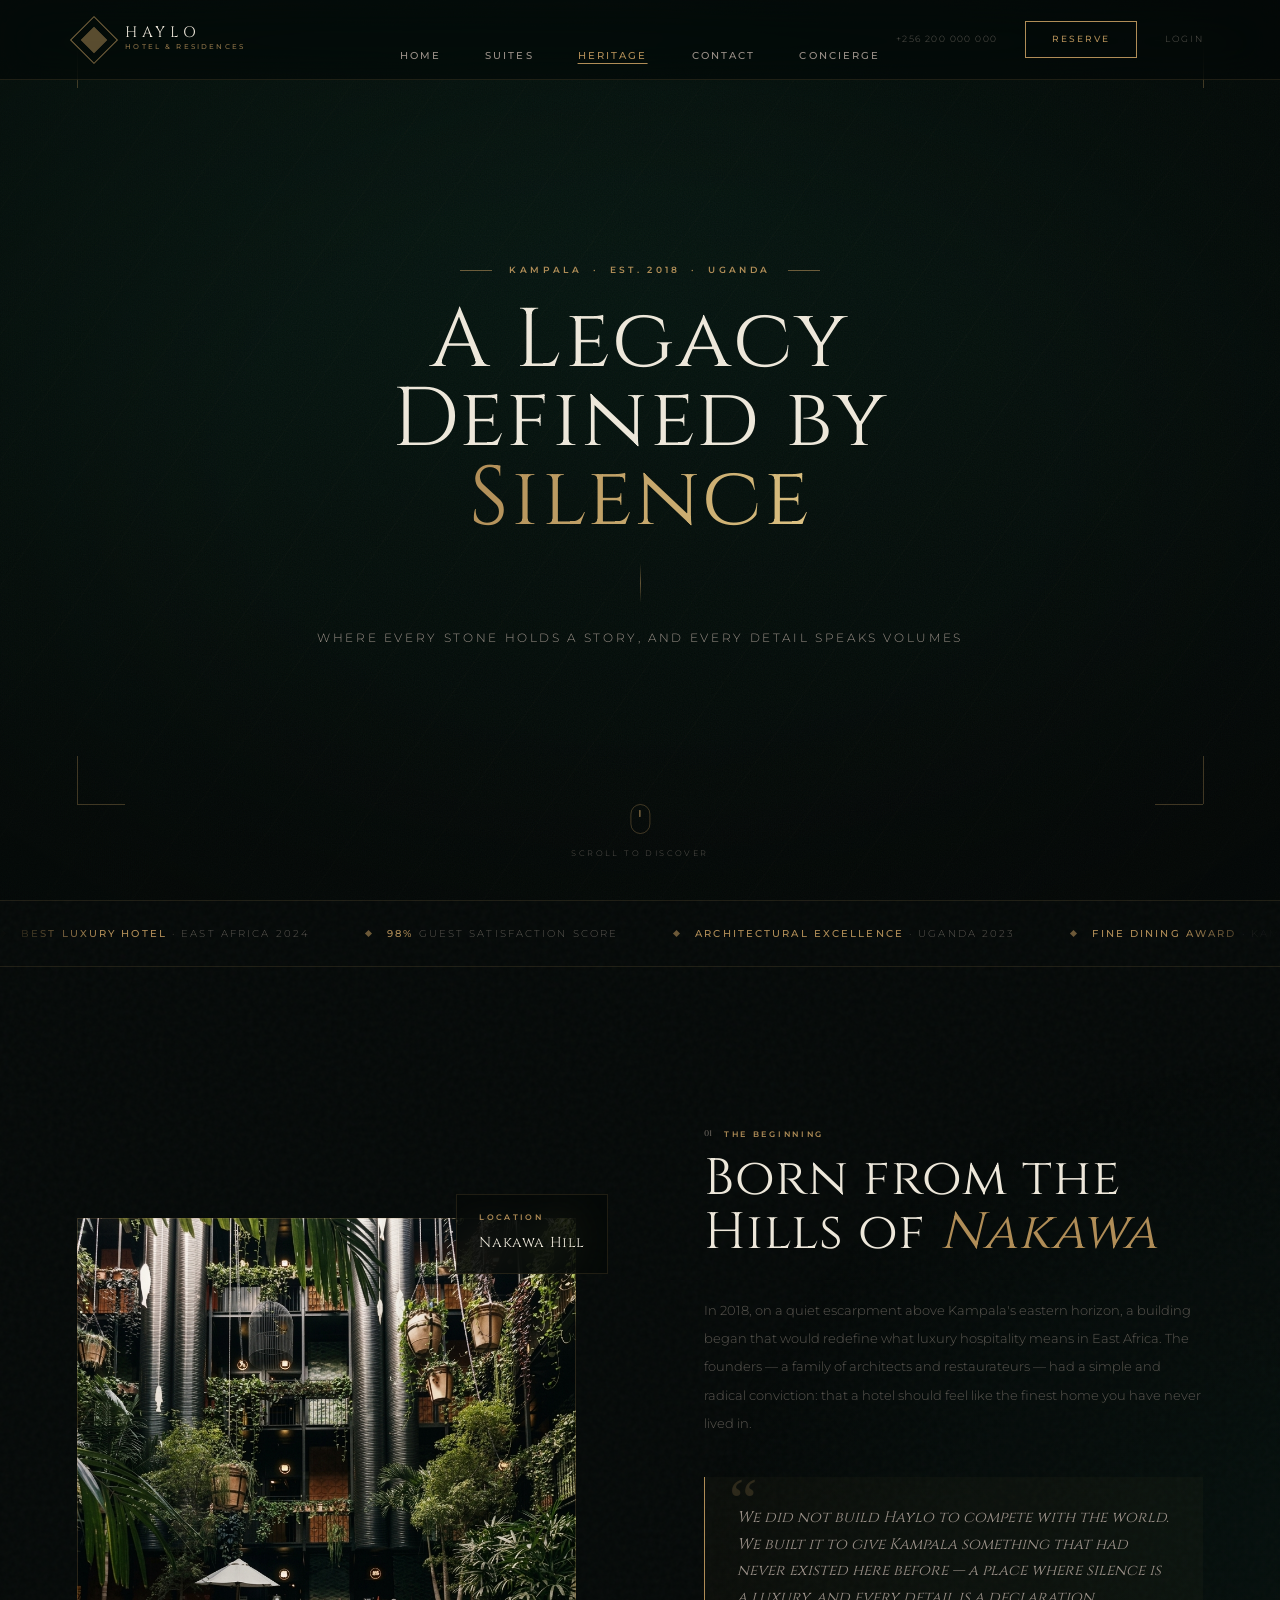
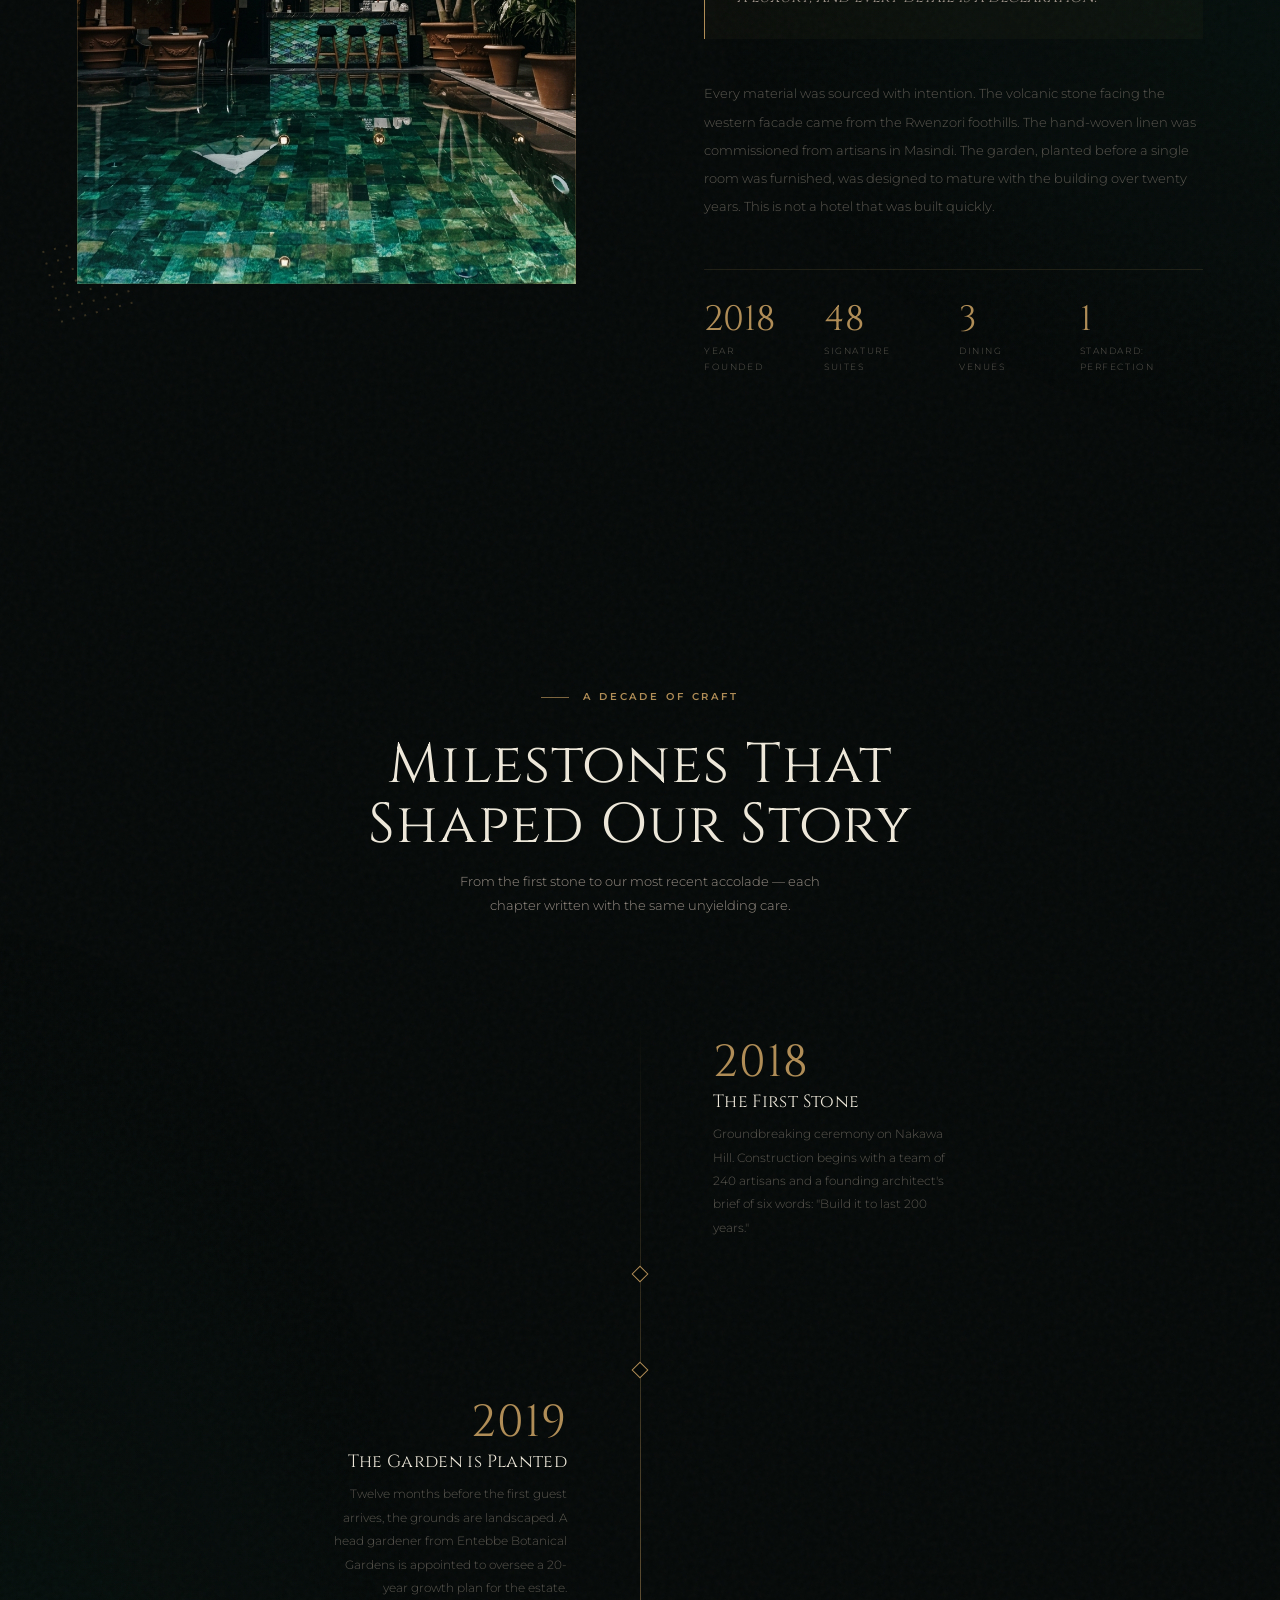
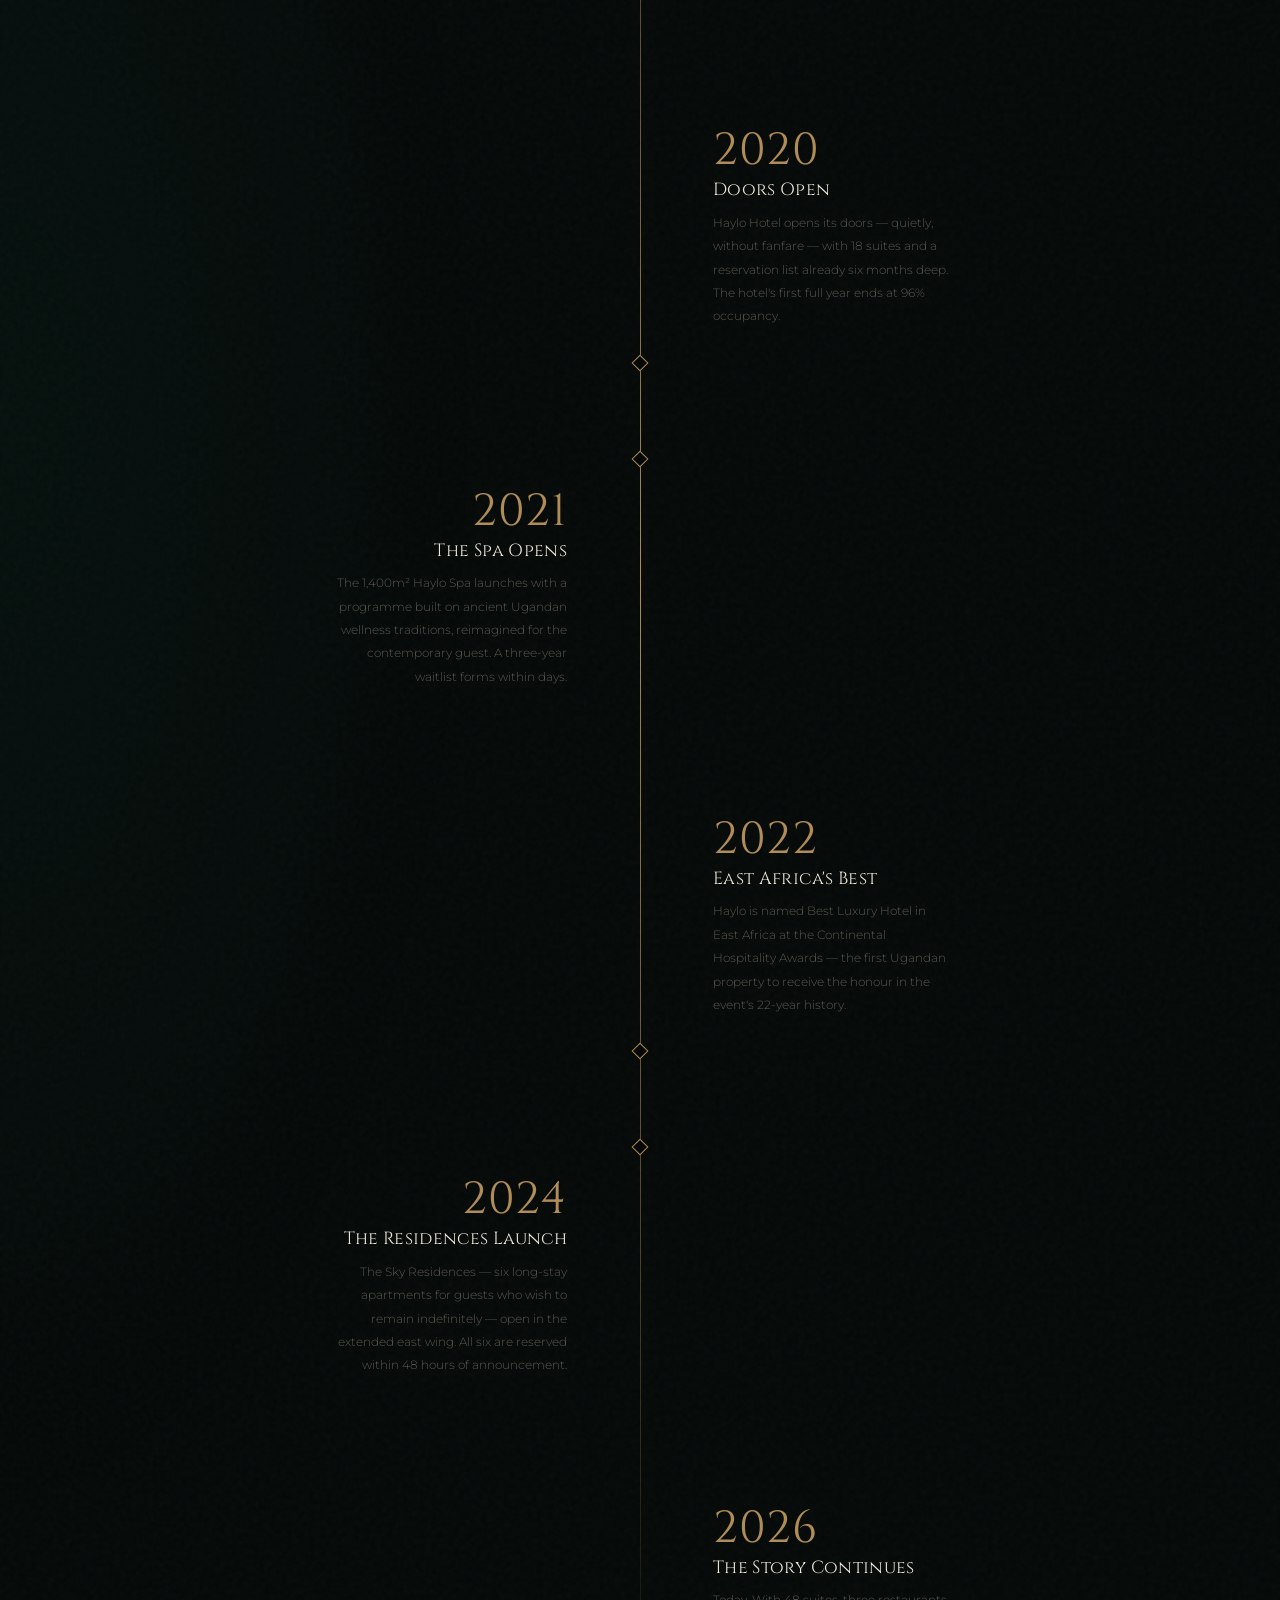
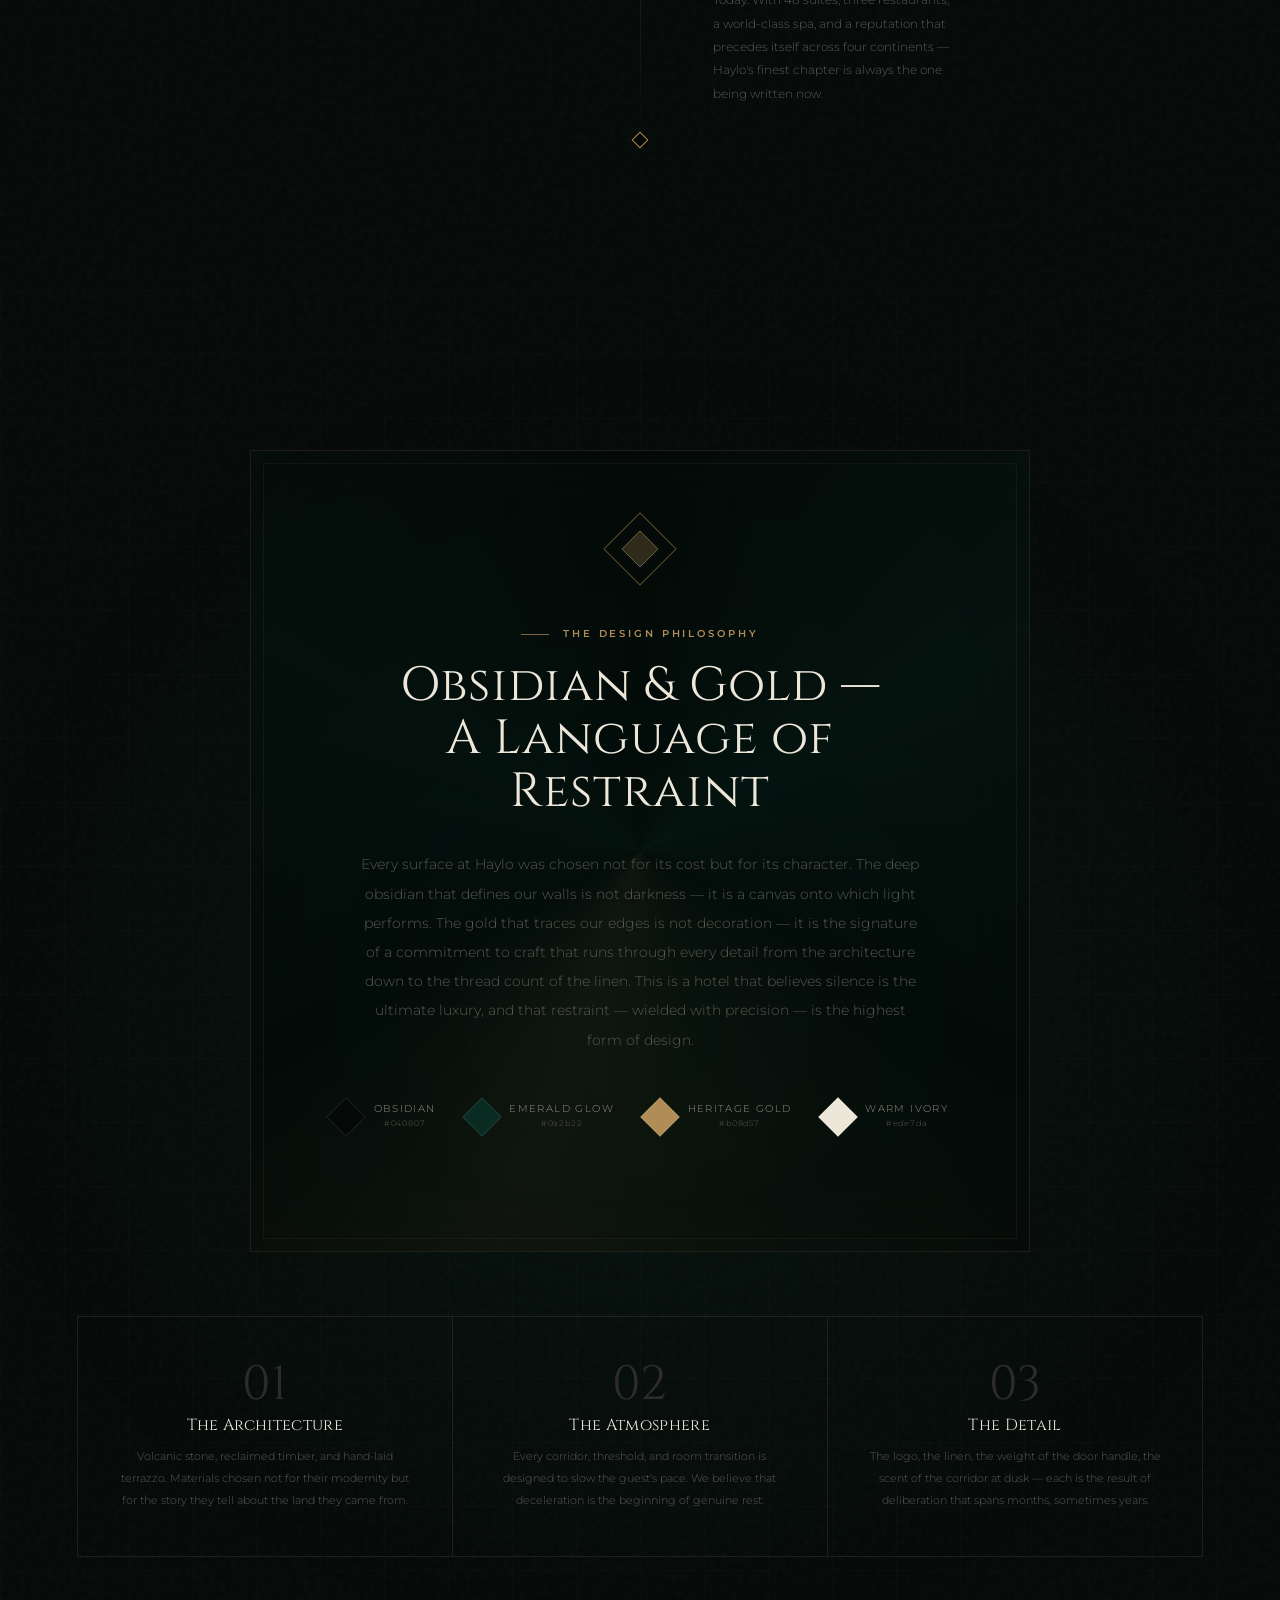
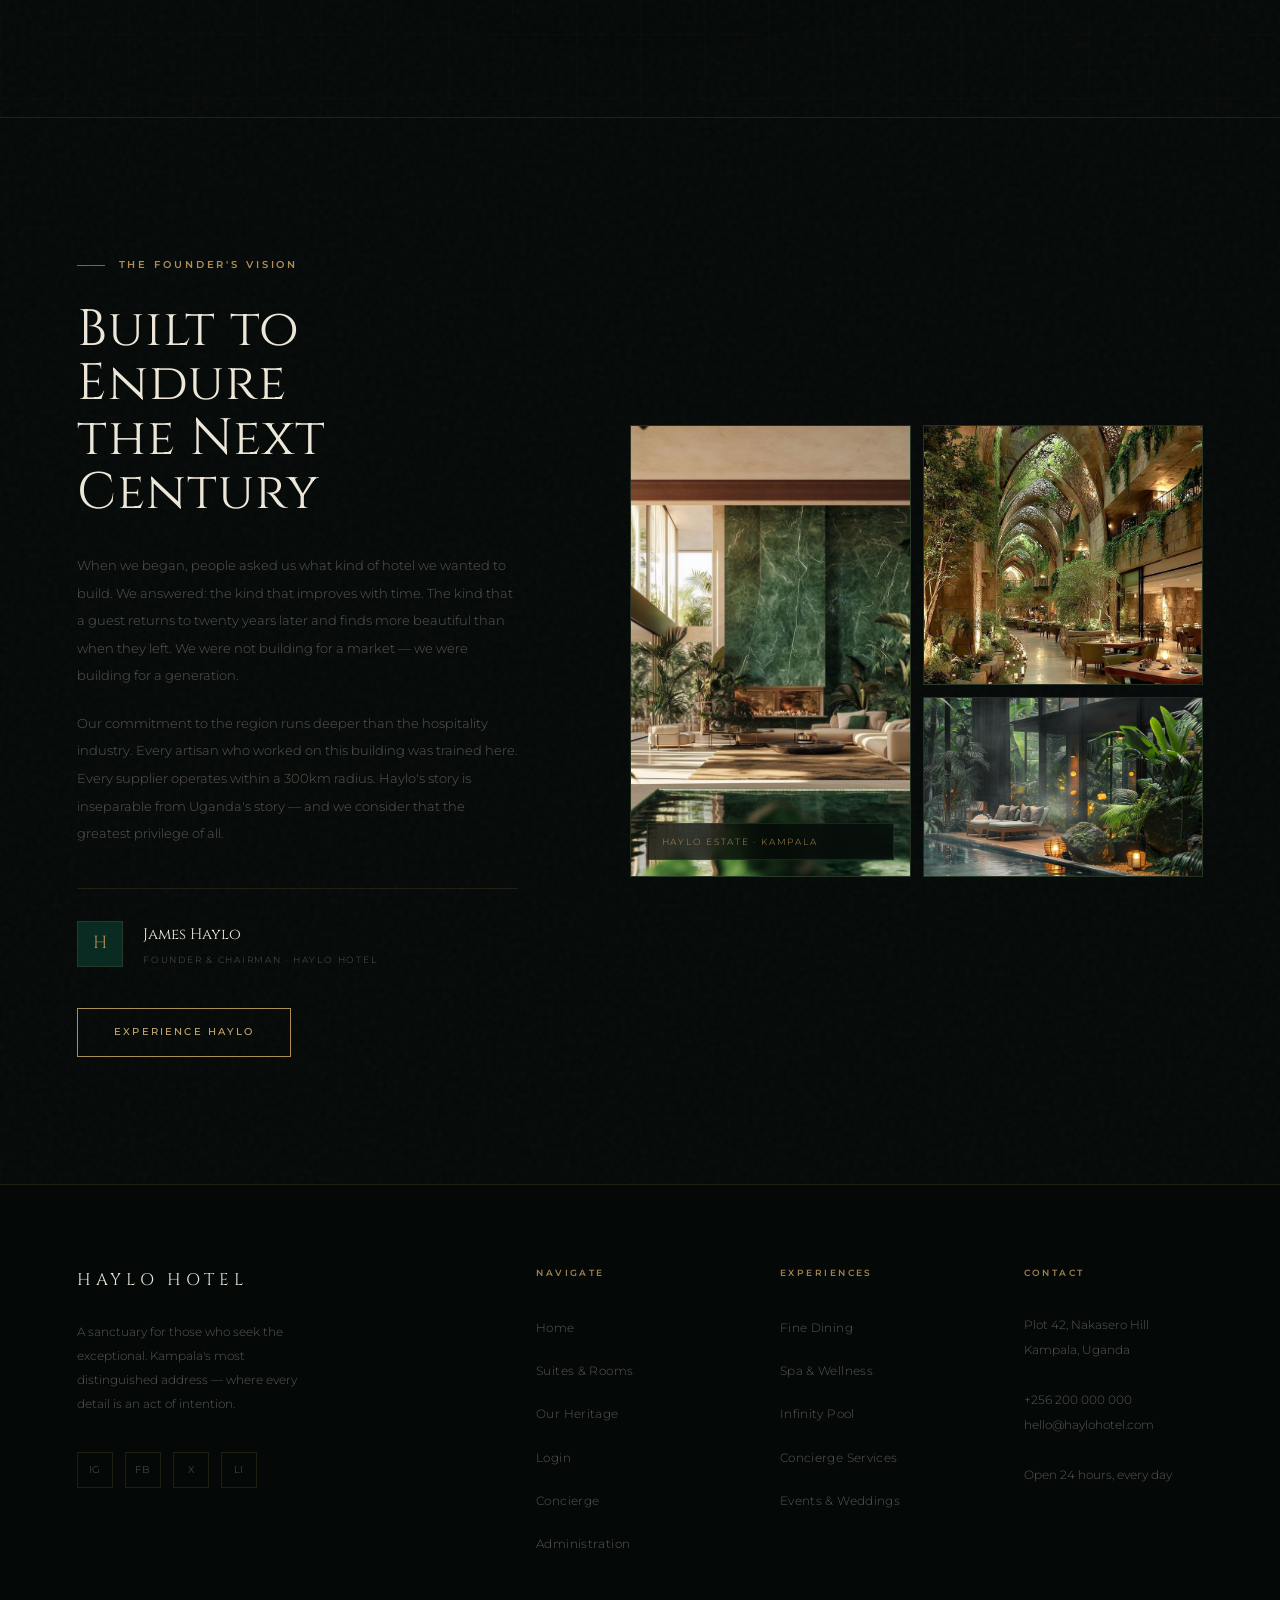
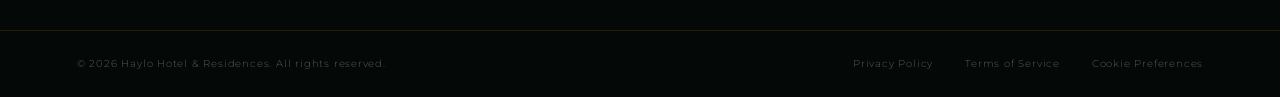
<file: heritage.html>
<!DOCTYPE html>
<html lang="en">

<head>
    <meta charset="UTF-8" />
    <meta name="viewport" content="width=device-width, initial-scale=1.0" />
    <meta name="description"
        content="Haylo Hotel — Our Heritage. A legacy defined by silence, craft, and the quiet mastery of hospitality rooted in Kampala." />
    <meta name="theme-color" content="#040807" />

    <title>Our Heritage — Haylo Hotel</title>

    <link rel="icon" type="image/svg+xml"
        href="data:image/svg+xml,<svg xmlns='http://www.w3.org/2000/svg' viewBox='0 0 32 32'><rect width='32' height='32' fill='%23040807'/><rect x='12' y='12' width='8' height='8' fill='%23b08d57' transform='rotate(45 16 16)'/></svg>" />

    <link rel="stylesheet" href="assets/css/global.css" />
    <link rel="stylesheet" href="assets/css/layout.css" />
    <link rel="stylesheet" href="assets/css/components.css" />

    <!-- ═══════════════════════════════════════════════════
       HERITAGE PAGE — SPECIFIC STYLES & KEYFRAMES
       ═══════════════════════════════════════════════════ -->
    <style>
        /* ── Page-specific animation keyframes ─────────────── */

        @keyframes fade-in-up {
            from {
                opacity: 0;
                transform: translateY(52px);
            }

            to {
                opacity: 1;
                transform: translateY(0);
            }
        }

        @keyframes fade-in-up-center {
            from {
                opacity: 0;
                transform: translate(-50%, 52px);
            }

            to {
                opacity: 1;
                transform: translate(-50%, 0);
            }
        }

        @keyframes fade-in-left {
            from {
                opacity: 0;
                transform: translateX(-48px);
            }

            to {
                opacity: 1;
                transform: translateX(0);
            }
        }

        @keyframes fade-in-right {
            from {
                opacity: 0;
                transform: translateX(48px);
            }

            to {
                opacity: 1;
                transform: translateX(0);
            }
        }

        @keyframes scale-in {
            from {
                opacity: 0;
                transform: scale(0.88);
            }

            to {
                opacity: 1;
                transform: scale(1);
            }
        }

        @keyframes line-draw-down {
            from {
                transform: scaleY(0);
            }

            to {
                transform: scaleY(1);
            }
        }

        @keyframes glow-pulse {

            0%,
            100% {
                opacity: 0.18;
                transform: scale(1);
            }

            50% {
                opacity: 0.35;
                transform: scale(1.08);
            }
        }

        @keyframes dot-appear {
            from {
                transform: scale(0) rotate(45deg);
                opacity: 0;
            }

            to {
                transform: scale(1) rotate(45deg);
                opacity: 1;
            }
        }

        @keyframes hero-title-mask {
            from {
                clip-path: inset(0 100% 0 0);
            }

            to {
                clip-path: inset(0 0% 0 0);
            }
        }

        @keyframes counter-spin {
            from {
                transform: translateY(100%);
                opacity: 0;
            }

            to {
                transform: translateY(0);
                opacity: 1;
            }
        }

        @keyframes shimmer-gold {
            0% {
                background-position: -300% center;
            }

            100% {
                background-position: 300% center;
            }
        }

        @keyframes grain-shift {

            0%,
            100% {
                transform: translate(0, 0);
            }

            20% {
                transform: translate(-1%, 1%);
            }

            40% {
                transform: translate(1%, -1%);
            }

            60% {
                transform: translate(-0.5%, 0.5%);
            }

            80% {
                transform: translate(0.5%, -0.5%);
            }
        }


        /* ── Reveal system (Intersection Observer driven) ── */

        .reveal {
            opacity: 0;
            will-change: opacity, transform;
        }

        .reveal.from-up {
            transform: translateY(52px);
        }

        .reveal.from-left {
            transform: translateX(-48px);
        }

        .reveal.from-right {
            transform: translateX(48px);
        }

        .reveal.from-scale {
            transform: scale(0.9);
        }

        .reveal.visible {
            animation: var(--reveal-anim, fade-in-up) 0.95s cubic-bezier(0.22, 1, 0.36, 1) var(--reveal-delay, 0s) both;
        }

        .reveal.from-up.visible {
            --reveal-anim: fade-in-up;
        }

        .reveal.from-left.visible {
            --reveal-anim: fade-in-left;
        }

        .reveal.from-right.visible {
            --reveal-anim: fade-in-right;
        }

        .reveal.from-scale.visible {
            --reveal-anim: scale-in;
        }


        /* ── §1 CINEMATIC HERO ─────────────────────────────── */

        #heritage-hero {
            position: relative;
            height: 100vh;
            min-height: 600px;
            display: flex;
            align-items: center;
            justify-content: center;
            overflow: hidden;
        }

        /* Parallax bg layer */
        .hero-parallax-bg {
            position: absolute;
            inset: -15%;
            /* extra room for parallax travel */
            z-index: 0;
            background:
                linear-gradient(180deg, rgba(4, 8, 7, 0.28) 0%, rgba(4, 8, 7, 0.58) 60%, rgba(4, 8, 7, 1) 100%),
                radial-gradient(ellipse 90% 70% at 50% 30%, rgba(10, 43, 34, 0.55) 0%, transparent 70%),
                linear-gradient(135deg, #0a2218 0%, #040e09 45%, #040807 100%);
            background-size: cover;
            background-position: center 30%;
            will-change: transform;
        }

        /* Diagonal scanline texture */
        .hero-parallax-bg::after {
            content: '';
            position: absolute;
            inset: 0;
            background-image:
                repeating-linear-gradient(125deg,
                    rgba(176, 141, 87, 0.018) 0px,
                    rgba(176, 141, 87, 0.018) 1px,
                    transparent 1px,
                    transparent 72px);
            pointer-events: none;
        }

        /* Animated grain overlay */
        .hero-grain {
            position: absolute;
            inset: -30%;
            z-index: 1;
            opacity: 0.045;
            background-image: url("data:image/svg+xml,%3Csvg viewBox='0 0 256 256' xmlns='http://www.w3.org/2000/svg'%3E%3Cfilter id='n'%3E%3CfeTurbulence type='fractalNoise' baseFrequency='0.85' numOctaves='4' stitchTiles='stitch'/%3E%3C/filter%3E%3Crect width='100%25' height='100%25' filter='url(%23n)'/%3E%3C/svg%3E");
            background-size: 256px 256px;
            animation: grain-shift 6s steps(4) infinite;
            pointer-events: none;
        }

        .hero-overlay-vignette {
            position: absolute;
            inset: 0;
            z-index: 2;
            background: radial-gradient(ellipse 75% 70% at 50% 50%,
                    transparent 40%,
                    rgba(4, 8, 7, 0.6) 100%);
            pointer-events: none;
        }

        /* Hero content */
        .hero-content-wrap {
            position: relative;
            z-index: 3;
            text-align: center;
            padding: 0 var(--section-px);
            max-width: 900px;
        }

        .hero-pre-label {
            display: inline-flex;
            align-items: center;
            gap: 1.1rem;
            font-family: var(--ff-sans);
            font-size: 0.55rem;
            font-weight: var(--fw-semibold);
            letter-spacing: 0.38em;
            text-transform: uppercase;
            color: var(--clr-gold);
            margin-bottom: 1.5rem;
            opacity: 0;
            animation: fade-in-up 1s ease 0.3s both;
        }

        .hero-pre-label::before,
        .hero-pre-label::after {
            content: '';
            display: block;
            width: 32px;
            height: 0.5px;
            background: var(--clr-gold);
            opacity: 0.6;
        }

        .hero-main-title {
            font-family: var(--ff-serif);
            font-size: clamp(2.5rem, 6.5vw, 6.5rem);
            font-weight: var(--fw-regular);
            line-height: 0.95;
            letter-spacing: 0.03em;
            color: var(--clr-text-primary);
            overflow: hidden;
            opacity: 0;
            animation: fade-in-up 1.2s cubic-bezier(0.22, 1, 0.36, 1) 0.55s both;
        }

        /* Shimmer word */
        .hero-main-title .shimmer-word {
            display: inline-block;
            background: linear-gradient(110deg,
                    var(--clr-gold) 0%,
                    var(--clr-gold-bright) 30%,
                    #f0d99a 45%,
                    var(--clr-gold-bright) 60%,
                    var(--clr-gold) 100%);
            background-size: 300% auto;
            -webkit-background-clip: text;
            -webkit-text-fill-color: transparent;
            background-clip: text;
            animation: shimmer-gold 5s linear 1.8s infinite;
        }

        .hero-title-divider {
            display: block;
            width: 1px;
            height: 40px;
            background: linear-gradient(to bottom, transparent, rgba(176, 141, 87, 0.55), transparent);
            margin: 1.5rem auto;
            opacity: 0;
            animation: fade-in-up 1s ease 0.9s both;
        }

        .hero-sub {
            font-family: var(--ff-sans);
            font-size: clamp(0.6rem, 1.2vw, 0.75rem);
            font-weight: var(--fw-light);
            letter-spacing: 0.22em;
            text-transform: uppercase;
            color: var(--clr-text-secondary);
            opacity: 0;
            animation: fade-in-up 1s ease 1.1s both;
        }

        /* Scroll invitation */
        .hero-scroll-hint {
            position: absolute;
            bottom: 2.5rem;
            left: 50%;
            transform: translateX(-50%);
            z-index: 3;
            display: flex;
            flex-direction: column;
            align-items: center;
            gap: 0.75rem;
            opacity: 0;
            animation: fade-in-up-center 1s ease 1.5s both;
        }

        .hero-scroll-hint span {
            font-size: 0.5rem;
            letter-spacing: 0.3em;
            text-transform: uppercase;
            color: var(--clr-text-muted);
        }

        .scroll-mouse {
            width: 20px;
            height: 30px;
            border: 0.5px solid rgba(176, 141, 87, 0.35);
            border-radius: 10px;
            position: relative;
            display: flex;
            justify-content: center;
            padding-top: 5px;
        }

        .scroll-mouse::after {
            content: '';
            width: 1.5px;
            height: 7px;
            background: var(--clr-gold);
            border-radius: 1px;
            animation: scrollPulse 2s ease-in-out infinite;
        }

        /* Hero decorative corners */
        .hero-corner {
            position: absolute;
            z-index: 3;
            width: 48px;
            height: 48px;
            pointer-events: none;
            opacity: 0;
            animation: fade-in-up 1s ease 1.2s both;
        }

        .hero-corner::before,
        .hero-corner::after {
            content: '';
            position: absolute;
            background: var(--clr-gold);
            opacity: 0.35;
        }

        .hero-corner.tl {
            top: 2.5rem;
            left: var(--section-px);
        }

        .hero-corner.tr {
            top: 2.5rem;
            right: var(--section-px);
        }

        .hero-corner.bl {
            bottom: 6rem;
            left: var(--section-px);
        }

        .hero-corner.br {
            bottom: 6rem;
            right: var(--section-px);
        }

        .hero-corner.tl::before,
        .hero-corner.tr::before,
        .hero-corner.bl::before,
        .hero-corner.br::before {
            width: 100%;
            height: 0.5px;
            top: 0;
            left: 0;
        }

        .hero-corner.tl::after,
        .hero-corner.tr::after,
        .hero-corner.bl::after,
        .hero-corner.br::after {
            width: 0.5px;
            height: 100%;
            top: 0;
        }

        .hero-corner.tl::after {
            left: 0;
        }

        .hero-corner.tr::after {
            right: 0;
            left: auto;
        }

        .hero-corner.bl::before {
            bottom: 0;
            top: auto;
        }

        .hero-corner.bl::after {
            left: 0;
        }

        .hero-corner.br::before {
            bottom: 0;
            top: auto;
        }

        .hero-corner.br::after {
            right: 0;
            left: auto;
        }


        /* ── §2 ORIGIN STORY — Split Layout ────────────────── */

        #origin {
            padding: 10rem 0;
            position: relative;
            overflow: hidden;
        }

        #origin::before {
            content: '';
            position: absolute;
            right: -8%;
            top: 50%;
            transform: translateY(-50%);
            width: 55%;
            height: 90%;
            background: radial-gradient(ellipse at right center,
                    rgba(10, 43, 34, 0.22) 0%,
                    transparent 68%);
            pointer-events: none;
        }

        .origin-grid {
            display: grid;
            grid-template-columns: 1fr 1fr;
            gap: 8rem;
            align-items: center;
            max-width: var(--max-w);
            margin: 0 auto;
            padding: 0 var(--section-px);
        }

        /* ─ Image Side ─ */
        .origin-image-col {
            position: relative;
        }

        .origin-img-frame {
            position: relative;
            aspect-ratio: 3 / 4;
            overflow: hidden;
        }

        /* Gold corner inset */
        .origin-img-frame::before {
            content: '';
            position: absolute;
            inset: 0;
            border: 0.5px solid rgba(176, 141, 87, 0.22);
            z-index: 2;
            pointer-events: none;
            transition: border-color 0.5s ease;
        }

        .origin-img-frame:hover::before {
            border-color: rgba(176, 141, 87, 0.45);
        }

        .origin-img {
            width: 100%;
            height: 100%;
            object-fit: cover;
            background: linear-gradient(160deg, #112b1f 0%, #07140e 50%, #040807 100%);
            transition: transform 0.9s cubic-bezier(0.25, 0.46, 0.45, 0.94);
        }

        .origin-img-frame:hover .origin-img {
            transform: scale(1.04);
        }

        /* Floating location chip */
        .origin-location-chip {
            position: absolute;
            top: -1.5rem;
            right: -2rem;
            z-index: 4;
            background: var(--clr-obsidian-80);
            backdrop-filter: blur(20px);
            border: 0.5px solid var(--clr-border);
            padding: 1rem 1.4rem;
        }

        .origin-location-chip .loc-label {
            font-size: 0.48rem;
            letter-spacing: 0.3em;
            text-transform: uppercase;
            color: var(--clr-gold);
            font-weight: var(--fw-semibold);
            display: block;
            margin-bottom: 0.2rem;
        }

        .origin-location-chip .loc-value {
            font-family: var(--ff-serif);
            font-size: 0.9rem;
            color: var(--clr-text-primary);
            font-weight: var(--fw-regular);
            letter-spacing: 0.04em;
        }

        /* Decorative rotated dot grid */
        .origin-dots {
            position: absolute;
            bottom: -2rem;
            left: -2rem;
            width: 80px;
            height: 80px;
            background-image: radial-gradient(circle, rgba(176, 141, 87, 0.28) 1.5px, transparent 1.5px);
            background-size: 12px 12px;
            z-index: 0;
            transform: rotate(-15deg);
            pointer-events: none;
        }

        /* ─ Text Side ─ */
        .origin-text-col {}

        .origin-chapter {
            font-size: 0.48rem;
            letter-spacing: 0.35em;
            text-transform: uppercase;
            color: var(--clr-gold);
            font-weight: var(--fw-semibold);
            margin-bottom: 0.6rem;
            display: flex;
            align-items: center;
            gap: 0.7rem;
        }

        .origin-chapter::before {
            content: '01';
            font-family: var(--ff-serif);
            font-size: 0.52rem;
            color: var(--clr-text-muted);
            letter-spacing: 0.05em;
        }

        .origin-title {
            font-size: clamp(2rem, 4vw, 3.2rem);
            font-weight: var(--fw-regular);
            line-height: 1.06;
            margin: 0.5rem 0 2.25rem;
        }

        .origin-title em {
            font-style: italic;
            color: var(--clr-gold);
        }

        .origin-body {
            font-size: 0.82rem;
            line-height: 2.15;
            color: var(--clr-text-muted);
            font-weight: var(--fw-light);
            margin-bottom: 1.25rem;
        }

        /* Pull quote */
        .origin-pullquote {
            margin: 2.5rem 0;
            padding: 1.75rem 2rem;
            border-left: 1px solid var(--clr-gold);
            background: rgba(176, 141, 87, 0.04);
            position: relative;
        }

        .origin-pullquote::before {
            content: '\201C';
            position: absolute;
            top: -0.5rem;
            left: 1.5rem;
            font-family: 'Georgia', serif;
            font-size: 4rem;
            color: var(--clr-gold);
            opacity: 0.2;
            line-height: 1;
        }

        .origin-pullquote p {
            font-family: var(--ff-serif);
            font-size: 0.95rem;
            line-height: 1.75;
            color: var(--clr-text-secondary);
            font-style: italic;
            font-weight: var(--fw-regular);
        }

        /* Key figures row */
        .origin-figures {
            display: flex;
            gap: 2.5rem;
            margin-top: 3rem;
            padding-top: 2rem;
            border-top: 0.5px solid var(--clr-border);
        }

        .fig-item {}

        .fig-num {
            font-family: var(--ff-serif);
            font-size: 2.2rem;
            color: var(--clr-gold);
            display: block;
            line-height: 1;
            font-weight: var(--fw-regular);
        }

        .fig-lbl {
            font-size: 0.55rem;
            letter-spacing: 0.18em;
            text-transform: uppercase;
            color: var(--clr-text-muted);
            margin-top: 0.35rem;
            display: block;
        }


        /* ── §3 INTERACTIVE TIMELINE ───────────────────────── */

        #timeline {
            padding: 9rem 0;
            position: relative;
            overflow: hidden;
        }

        /* Ambient left-side emerald wash */
        #timeline::before {
            content: '';
            position: absolute;
            left: 0;
            top: 50%;
            transform: translateY(-50%);
            width: 40%;
            height: 80%;
            background: radial-gradient(ellipse at left center,
                    rgba(10, 43, 34, 0.25) 0%,
                    transparent 65%);
            pointer-events: none;
        }

        .timeline-container {
            max-width: var(--max-w);
            margin: 0 auto;
            padding: 0 var(--section-px);
        }

        .timeline-header {
            text-align: center;
            margin-bottom: 6rem;
        }

        .timeline-header h2 {
            font-size: clamp(2rem, 4.5vw, 3.5rem);
            margin: 0.6rem 0 0.85rem;
        }

        .timeline-header p {
            font-size: 0.8rem;
            max-width: 400px;
            margin: 0 auto;
            line-height: 1.95;
        }

        /* The vertical gold spine */
        .timeline-spine-wrap {
            position: relative;
            max-width: 720px;
            margin: 0 auto;
        }

        .timeline-spine {
            position: absolute;
            left: 50%;
            top: 0;
            bottom: 0;
            transform: translateX(-50%);
            width: 0.5px;
            background: linear-gradient(to bottom, transparent, var(--clr-gold), transparent);
            transform-origin: top center;
            /* JS adds .drawn class */
        }

        .timeline-spine.drawn {
            animation: line-draw-down 1.8s cubic-bezier(0.22, 1, 0.36, 1) both;
        }

        /* Timeline item */
        .tl-item {
            display: grid;
            grid-template-columns: 1fr 48px 1fr;
            gap: 0;
            align-items: start;
            margin-bottom: 5rem;
        }

        .tl-item:last-child {
            margin-bottom: 0;
        }

        /* Alternate sides */
        .tl-item.right .tl-content {
            grid-column: 3;
        }

        .tl-item.right .tl-dot-col {
            grid-column: 2;
        }

        .tl-item.right .tl-spacer {
            grid-column: 1;
        }

        .tl-item.left .tl-content {
            grid-column: 1;
            text-align: right;
        }

        .tl-item.left .tl-dot-col {
            grid-column: 2;
        }

        .tl-item.left .tl-spacer {
            grid-column: 3;
        }

        /* Center dot column */
        .tl-dot-col {
            display: flex;
            flex-direction: column;
            align-items: center;
            padding-top: 0.25rem;
        }

        .tl-dot {
            width: 12px;
            height: 12px;
            background: var(--clr-obsidian);
            border: 1px solid var(--clr-gold);
            transform: rotate(45deg);
            flex-shrink: 0;
            transition: background 0.4s ease, border-color 0.4s ease;
        }

        .tl-item.active .tl-dot,
        .tl-item:hover .tl-dot {
            background: var(--clr-gold);
        }

        /* When JS reveals item */
        .tl-item .tl-dot {
            opacity: 0;
            transform: rotate(45deg) scale(0);
            transition: opacity 0.4s ease, transform 0.5s cubic-bezier(0.34, 1.56, 0.64, 1), background 0.3s ease;
        }

        .tl-item.visible .tl-dot {
            opacity: 1;
            transform: rotate(45deg) scale(1);
        }

        /* Content card */
        .tl-content {
            padding: 0 1.5rem;
        }

        .tl-year {
            font-family: var(--ff-serif);
            font-size: 2.8rem;
            color: var(--clr-text-ghost);
            line-height: 1;
            font-weight: var(--fw-regular);
            display: block;
            letter-spacing: 0.02em;
            transition: color 0.4s ease;
        }

        .tl-item.visible .tl-year,
        .tl-item:hover .tl-year {
            color: var(--clr-gold);
        }

        .tl-milestone {
            font-family: var(--ff-serif);
            font-size: 1.1rem;
            color: var(--clr-text-primary);
            margin: 0.45rem 0 0.65rem;
            font-weight: var(--fw-regular);
            letter-spacing: 0.02em;
        }

        .tl-detail {
            font-size: 0.75rem;
            line-height: 1.95;
            color: var(--clr-text-muted);
            font-weight: var(--fw-light);
        }

        /* Glass card that appears on hover */
        .tl-content-inner {
            padding: 1.5rem;
            border: 0.5px solid transparent;
            background: transparent;
            transition: border-color 0.4s ease, background 0.4s ease;
        }

        .tl-item:hover .tl-content-inner {
            border-color: var(--clr-border);
            background: rgba(10, 43, 34, 0.08);
            backdrop-filter: blur(12px);
        }


        /* ── §4 DESIGN PHILOSOPHY — Glass Card ─────────────── */

        #philosophy {
            padding: 10rem 0;
            position: relative;
            overflow: hidden;
        }

        /* Background emerald spotlight */
        .philosophy-bg {
            position: absolute;
            inset: 0;
            background: radial-gradient(ellipse 80% 70% at 50% 50%,
                    rgba(10, 43, 34, 0.32) 0%,
                    transparent 65%);
            pointer-events: none;
        }

        /* Subtle grid lines background */
        .philosophy-grid-lines {
            position: absolute;
            inset: 0;
            background-image:
                linear-gradient(rgba(176, 141, 87, 0.025) 1px, transparent 1px),
                linear-gradient(90deg, rgba(176, 141, 87, 0.025) 1px, transparent 1px);
            background-size: 64px 64px;
            pointer-events: none;
        }

        .philosophy-inner {
            position: relative;
            z-index: 2;
            max-width: var(--max-w);
            margin: 0 auto;
            padding: 0 var(--section-px);
        }

        /* Main centered glass card */
        .philosophy-card {
            max-width: 780px;
            margin: 0 auto;
            padding: 4.5rem;
            background: rgba(4, 8, 7, 0.55);
            backdrop-filter: blur(30px) saturate(160%);
            -webkit-backdrop-filter: blur(30px) saturate(160%);
            border: 0.5px solid var(--clr-border);
            position: relative;
            overflow: hidden;
        }

        /* Rotating ambient glow behind card */
        .philosophy-card::before {
            content: '';
            position: absolute;
            inset: -40%;
            background: conic-gradient(from 0deg,
                    transparent 0deg,
                    rgba(10, 43, 34, 0.25) 60deg,
                    transparent 120deg,
                    rgba(176, 141, 87, 0.07) 200deg,
                    transparent 240deg,
                    rgba(10, 43, 34, 0.18) 300deg,
                    transparent 360deg);
            animation: glow-pulse 8s ease-in-out infinite;
            pointer-events: none;
            z-index: 0;
        }

        /* Gold inset corners (decorative) */
        .philosophy-card::after {
            content: '';
            position: absolute;
            inset: 12px;
            border: 0.5px solid rgba(176, 141, 87, 0.08);
            pointer-events: none;
            z-index: 1;
        }

        .philosophy-card-content {
            position: relative;
            z-index: 2;
            text-align: center;
        }

        .philosophy-emblem {
            width: 52px;
            height: 52px;
            margin: 0 auto 2.5rem;
            position: relative;
        }

        .philosophy-emblem::before,
        .philosophy-emblem::after {
            content: '';
            position: absolute;
            inset: 0;
            border: 0.5px solid var(--clr-gold);
        }

        .philosophy-emblem::before {
            transform: rotate(45deg);
            opacity: 0.5;
        }

        .philosophy-emblem::after {
            transform: rotate(45deg) scale(0.5);
            background: rgba(176, 141, 87, 0.25);
        }

        .philosophy-card h2 {
            font-size: clamp(2rem, 4vw, 3rem);
            font-weight: var(--fw-regular);
            margin: 0.5rem 0 2rem;
            line-height: 1.1;
        }

        .philosophy-body {
            font-size: 0.85rem;
            line-height: 2.15;
            color: var(--clr-text-muted);
            font-weight: var(--fw-light);
            max-width: 560px;
            margin: 0 auto 3rem;
        }

        /* Palette swatches */
        .philosophy-palette {
            display: flex;
            align-items: center;
            justify-content: center;
            gap: 2rem;
            flex-wrap: wrap;
            margin-bottom: 3rem;
        }

        .palette-swatch {
            display: flex;
            align-items: center;
            gap: 0.85rem;
        }

        .swatch-circle {
            width: 28px;
            height: 28px;
            transform: rotate(45deg);
            flex-shrink: 0;
            border: 0.5px solid rgba(255, 255, 255, 0.1);
        }

        .swatch-info {}

        .swatch-name {
            font-size: 0.62rem;
            letter-spacing: 0.14em;
            text-transform: uppercase;
            color: var(--clr-text-secondary);
            display: block;
            line-height: 1.2;
        }

        .swatch-hex {
            font-size: 0.52rem;
            letter-spacing: 0.1em;
            color: var(--clr-text-muted);
            display: block;
            margin-top: 1px;
        }

        /* Three design pillars below card */
        .philosophy-pillars {
            display: grid;
            grid-template-columns: repeat(3, 1fr);
            gap: 0;
            margin-top: 4rem;
            border: 0.5px solid var(--clr-border);
        }

        .philo-pillar {
            padding: 2.75rem 2.25rem;
            border-right: 0.5px solid var(--clr-border);
            text-align: center;
            position: relative;
            overflow: hidden;
            transition: background 0.4s ease;
        }

        .philo-pillar:last-child {
            border-right: none;
        }

        .philo-pillar::before {
            content: '';
            position: absolute;
            top: 0;
            left: 0;
            right: 0;
            height: 1px;
            background: linear-gradient(90deg, transparent, var(--clr-gold), transparent);
            transform: scaleX(0);
            transform-origin: center;
            transition: transform 0.55s ease;
        }

        .philo-pillar:hover::before {
            transform: scaleX(1);
        }

        .philo-pillar:hover {
            background: rgba(10, 43, 34, 0.1);
        }

        .philo-num {
            font-family: var(--ff-serif);
            font-size: 3rem;
            color: var(--clr-text-ghost);
            line-height: 1;
            font-weight: var(--fw-regular);
            display: block;
            margin-bottom: 0.5rem;
            transition: color 0.35s ease;
        }

        .philo-pillar:hover .philo-num {
            color: var(--clr-gold);
        }

        .philo-title {
            font-family: var(--ff-serif);
            font-size: 1rem;
            color: var(--clr-text-primary);
            margin-bottom: 0.75rem;
            font-weight: var(--fw-regular);
        }

        .philo-desc {
            font-size: 0.7rem;
            line-height: 1.95;
            color: var(--clr-text-muted);
            font-weight: var(--fw-light);
        }


        /* ── §5 TEAM / VISION STRIP (bonus section) ─────────── */

        #vision {
            padding: 8rem 0;
            position: relative;
            overflow: hidden;
            border-top: 0.5px solid var(--clr-border);
        }

        .vision-container {
            max-width: var(--max-w);
            margin: 0 auto;
            padding: 0 var(--section-px);
        }

        .vision-grid {
            display: grid;
            grid-template-columns: 1fr 1.3fr;
            gap: 7rem;
            align-items: center;
        }

        .vision-text-col {}

        .vision-title {
            font-size: clamp(2rem, 4vw, 3.25rem);
            line-height: 1.06;
            margin: 0.6rem 0 2rem;
        }

        .vision-body {
            font-size: 0.82rem;
            line-height: 2.1;
            color: var(--clr-text-muted);
            margin-bottom: 1.25rem;
        }

        .vision-signature {
            display: flex;
            align-items: center;
            gap: 1.25rem;
            margin-top: 2.5rem;
            padding-top: 2rem;
            border-top: 0.5px solid var(--clr-border);
        }

        .sig-avatar {
            width: 46px;
            height: 46px;
            background: var(--clr-emerald-glow);
            border: 0.5px solid var(--clr-border);
            display: flex;
            align-items: center;
            justify-content: center;
            font-family: var(--ff-serif);
            font-size: 1.1rem;
            color: var(--clr-gold);
            flex-shrink: 0;
            font-weight: var(--fw-regular);
        }

        .sig-name {
            font-family: var(--ff-serif);
            font-size: 0.95rem;
            color: var(--clr-text-primary);
            display: block;
            font-weight: var(--fw-regular);
        }

        .sig-title {
            font-size: 0.55rem;
            letter-spacing: 0.2em;
            text-transform: uppercase;
            color: var(--clr-text-muted);
            display: block;
            margin-top: 0.25rem;
        }

        /* Image grid mosaic */
        .vision-mosaic {
            display: grid;
            grid-template-columns: 1fr 1fr;
            grid-template-rows: 260px 180px;
            gap: 0.75rem;
        }

        .mosaic-cell {
            overflow: hidden;
            border: 0.5px solid var(--clr-border);
            position: relative;
            background: linear-gradient(135deg, #112b1f 0%, #07140e 100%);
            transition: border-color 0.4s ease;
        }

        .mosaic-cell:first-child {
            grid-row: span 2;
        }

        .mosaic-cell:hover {
            border-color: rgba(176, 141, 87, 0.35);
        }

        .mosaic-cell img {
            width: 100%;
            height: 100%;
            object-fit: cover;
            display: block;
            background: linear-gradient(135deg, #0f2418 0%, #040807 100%);
            transition: transform 0.7s cubic-bezier(0.25, 0.46, 0.45, 0.94);
        }

        .mosaic-cell:hover img {
            transform: scale(1.06);
        }

        /* Overlay label on first mosaic cell */
        .mosaic-cell-label {
            position: absolute;
            bottom: 1rem;
            left: 1rem;
            right: 1rem;
            z-index: 2;
            background: rgba(4, 8, 7, 0.75);
            backdrop-filter: blur(10px);
            border: 0.5px solid var(--clr-border);
            padding: 0.6rem 0.85rem;
            pointer-events: none;
        }

        .mosaic-cell-label span {
            font-size: 0.55rem;
            letter-spacing: 0.2em;
            text-transform: uppercase;
            color: var(--clr-gold);
            display: block;
        }


        /* ── §6 AWARDS / RECOGNITION TICKER ───────────────── */

        #recognition {
            padding: 0;
            border-top: 0.5px solid var(--clr-border);
            border-bottom: 0.5px solid var(--clr-border);
            overflow: hidden;
            position: relative;
        }

        .ticker-wrap {
            display: flex;
            width: 100%;
            overflow: hidden;
            padding: 1.5rem 0;
            mask-image: linear-gradient(90deg, transparent, black 8%, black 92%, transparent);
            -webkit-mask-image: linear-gradient(90deg, transparent, black 8%, black 92%, transparent);
        }

        .ticker-track {
            display: flex;
            gap: 3.5rem;
            white-space: nowrap;
            animation: ticker-scroll 28s linear infinite;
            will-change: transform;
        }

        @keyframes ticker-scroll {
            from {
                transform: translateX(0);
            }

            to {
                transform: translateX(-50%);
            }
        }

        .ticker-track:hover {
            animation-play-state: paused;
        }

        .ticker-item {
            display: inline-flex;
            align-items: center;
            gap: 1rem;
            flex-shrink: 0;
        }

        .ticker-diamond {
            width: 5px;
            height: 5px;
            background: var(--clr-gold);
            transform: rotate(45deg);
            opacity: 0.6;
            flex-shrink: 0;
        }

        .ticker-text {
            font-family: var(--ff-sans);
            font-size: 0.6rem;
            letter-spacing: 0.22em;
            text-transform: uppercase;
            color: var(--clr-text-muted);
            font-weight: var(--fw-light);
        }

        .ticker-highlight {
            color: var(--clr-gold);
            font-weight: var(--fw-medium);
        }


        /* ── RESPONSIVE ─────────────────────────────────────── */

        @media (max-width: 1100px) {
            .origin-grid {
                grid-template-columns: 1fr;
                gap: 5rem;
            }

            .vision-grid {
                grid-template-columns: 1fr;
                gap: 4.5rem;
            }

            .philosophy-pillars {
                grid-template-columns: 1fr;
            }

            .philo-pillar {
                border-right: none;
                border-bottom: 0.5px solid var(--clr-border);
            }

            .philo-pillar:last-child {
                border-bottom: none;
            }

            .origin-location-chip {
                top: 1rem;
                right: 1rem;
            }
        }

        @media (max-width: 768px) {

            #origin,
            #timeline,
            #philosophy,
            #vision {
                padding: 6rem 0;
            }

            /* Timeline collapses to single column */
            .timeline-spine {
                display: none;
            }

            .tl-item {
                grid-template-columns: 36px 1fr;
                grid-template-rows: auto;
            }

            .tl-item.left .tl-content,
            .tl-item.right .tl-content {
                grid-column: 2;
                text-align: left;
            }

            .tl-item.left .tl-dot-col,
            .tl-item.right .tl-dot-col {
                grid-column: 1;
                grid-row: 1;
            }

            .tl-item.left .tl-spacer,
            .tl-item.right .tl-spacer {
                display: none;
            }

            .tl-content-inner {
                padding: 1rem;
            }

            .philosophy-card {
                padding: 2.5rem 1.75rem;
            }

            .philosophy-palette {
                gap: 1.25rem;
            }

            .origin-dots {
                display: none;
            }

            .vision-mosaic {
                grid-template-columns: 1fr;
                grid-template-rows: 220px 180px;
            }

            .mosaic-cell:first-child {
                grid-row: 1;
            }

            .hero-corner.bl,
            .hero-corner.br {
                bottom: 9rem;
            }

            .origin-figures {
                flex-wrap: wrap;
                gap: 1.5rem;
            }
        }

        @media (max-width: 520px) {
            .hero-main-title {
                font-size: clamp(2rem, 12vw, 3.5rem);
            }

            .philosophy-pillars {
                border: none;
            }

            .philo-pillar {
                border: 0.5px solid var(--clr-border);
                margin-bottom: 0.5px;
            }
        }
    </style>
</head>

<body>

    <!-- ═══════════════════════════════════════════════════
       HEADER
       ═══════════════════════════════════════════════════ -->
    <header id="site-header">
        <div class="nav-wrapper">
            <a href="index.html" class="nav-logo" aria-label="Haylo Hotel — Home">
                <div class="nav-logo-emblem" aria-hidden="true"></div>
                <div class="nav-logo-name">
                    <span class="name">Haylo</span>
                    <span class="tagline">Hotel &amp; Residences</span>
                </div>
            </a>

            <nav aria-label="Primary navigation">
                <ul class="nav-links">
                    <li><a href="index.html">Home</a></li>
                    <li><a href="rooms.html">Suites</a></li>
                    <li><a href="heritage.html" class="active">Heritage</a></li>
                    <li><a href="contact.html">Contact</a></li>
                    <li><a href="dashboard.html">Concierge</a></li>
                </ul>
            </nav>

            <div class="nav-actions">
                <a href="tel:+256200000000" class="nav-tel">+256 200 000 000</a>
                <a href="rooms.html" class="nav-book-btn"><span>Reserve</span></a>
                <a href="auth.html" class="nav-login">Login</a>
                <button class="nav-hamburger" id="nav-toggle" aria-label="Open menu" aria-expanded="false"
                    aria-controls="nav-mobile-drawer">
                    <span class="bar"></span>
                    <span class="bar"></span>
                    <span class="bar"></span>
                </button>
            </div>
        </div>

        <nav id="nav-mobile-drawer" class="nav-mobile-drawer" aria-label="Mobile navigation" aria-hidden="true">
            <a href="index.html">Home</a>
            <a href="rooms.html">Suites &amp; Rooms</a>
            <a href="heritage.html">Our Heritage</a>
            <a href="contact.html">Contact</a>
            <a href="dashboard.html">Concierge</a>
            <a href="auth.html">Login</a>
            <a href="rooms.html" class="nav-mobile-cta">Reserve a Suite</a>
        </nav>
    </header>


    <main>

        <!-- ═══════════════════════════════════════════════════
         §1  CINEMATIC HERO
         ═══════════════════════════════════════════════════ -->
        <section id="heritage-hero" aria-label="Heritage hero">

            <!-- Parallax layer (JS moves this on scroll) -->
            <div class="hero-parallax-bg" id="hero-parallax-bg" aria-hidden="true"></div>
            <div class="hero-grain" aria-hidden="true"></div>
            <div class="hero-overlay-vignette" aria-hidden="true"></div>

            <!-- Decorative corners -->
            <div class="hero-corner tl" aria-hidden="true"></div>
            <div class="hero-corner tr" aria-hidden="true"></div>
            <div class="hero-corner bl" aria-hidden="true"></div>
            <div class="hero-corner br" aria-hidden="true"></div>

            <!-- Hero text -->
            <div class="hero-content-wrap">
                <p class="hero-pre-label" aria-hidden="true">
                    Kampala &nbsp;·&nbsp; Est. 2018 &nbsp;·&nbsp; Uganda
                </p>

                <h1 class="hero-main-title" id="heritage-hero-title">
                    A Legacy<br />Defined by<br />
                    <span class="shimmer-word">Silence</span>
                </h1>

                <span class="hero-title-divider" aria-hidden="true"></span>

                <p class="hero-sub">
                    Where every stone holds a story, and every detail speaks volumes
                </p>
            </div>

            <!-- Scroll invitation -->
            <div class="hero-scroll-hint" aria-hidden="true">
                <div class="scroll-mouse"></div>
                <span>Scroll to discover</span>
            </div>

        </section><!-- /#heritage-hero -->


        <!-- ═══════════════════════════════════════════════════
         §TICKER — Awards recognition marquee
         ═══════════════════════════════════════════════════ -->
        <div id="recognition" role="marquee" aria-label="Awards and recognition">
            <div class="ticker-wrap">
                <div class="ticker-track" id="ticker-track">
                    <!-- Items duplicated by JS for seamless loop -->
                    <span class="ticker-item">
                        <span class="ticker-diamond" aria-hidden="true"></span>
                        <span class="ticker-text"><span class="ticker-highlight">Best Luxury Hotel</span> · East Africa
                            2024</span>
                    </span>
                    <span class="ticker-item">
                        <span class="ticker-diamond" aria-hidden="true"></span>
                        <span class="ticker-text"><span class="ticker-highlight">98%</span> Guest Satisfaction
                            Score</span>
                    </span>
                    <span class="ticker-item">
                        <span class="ticker-diamond" aria-hidden="true"></span>
                        <span class="ticker-text"><span class="ticker-highlight">Architectural Excellence</span> ·
                            Uganda 2023</span>
                    </span>
                    <span class="ticker-item">
                        <span class="ticker-diamond" aria-hidden="true"></span>
                        <span class="ticker-text"><span class="ticker-highlight">Fine Dining Award</span> · Kampala Food
                            Week 2024</span>
                    </span>
                    <span class="ticker-item">
                        <span class="ticker-diamond" aria-hidden="true"></span>
                        <span class="ticker-text"><span class="ticker-highlight">Top 50 Hotels</span> · Condé Nast
                            Africa 2024</span>
                    </span>
                    <span class="ticker-item">
                        <span class="ticker-diamond" aria-hidden="true"></span>
                        <span class="ticker-text"><span class="ticker-highlight">Sustainability Honour</span> · Green
                            Hospitality 2023</span>
                    </span>
                    <span class="ticker-item">
                        <span class="ticker-diamond" aria-hidden="true"></span>
                        <span class="ticker-text"><span class="ticker-highlight">Best Spa</span> · Hospitality Uganda
                            Awards</span>
                    </span>
                    <span class="ticker-item">
                        <span class="ticker-diamond" aria-hidden="true"></span>
                        <span class="ticker-text"><span class="ticker-highlight">15 Years</span> of Uncompromising
                            Craft</span>
                    </span>
                </div>
            </div>
        </div><!-- /#recognition -->


        <!-- ═══════════════════════════════════════════════════
         §2  ORIGIN STORY — Split Layout
         ═══════════════════════════════════════════════════ -->
        <section id="origin" aria-labelledby="origin-title">
            <div class="origin-grid">

                <!-- Image -->
                <div class="origin-image-col reveal from-left" data-delay="0">
                    <div class="origin-dots" aria-hidden="true"></div>

                    <div class="origin-img-frame">
                        <img src="assets/images/rooms/About_image main.png"
                            alt="The original Haylo Hotel building on Nakawa Hill, Kampala — 2018" class="origin-img"
                            loading="lazy" width="640" height="853" />
                    </div>

                    <div class="origin-location-chip" aria-label="Location: Nakawa Hill, Kampala">
                        <span class="loc-label">Location</span>
                        <span class="loc-value">Nakawa Hill</span>
                    </div>
                </div>

                <!-- Text -->
                <div class="origin-text-col">

                    <div class="reveal from-right" data-delay="0.1">
                        <p class="origin-chapter">The Beginning</p>
                        <h2 class="origin-title" id="origin-title">
                            Born from the<br />Hills of <em>Nakawa</em>
                        </h2>
                    </div>

                    <div class="reveal from-right" data-delay="0.25">
                        <p class="origin-body">
                            In 2018, on a quiet escarpment above Kampala's eastern horizon,
                            a building began that would redefine what luxury hospitality means
                            in East Africa. The founders — a family of architects and restaurateurs —
                            had a simple and radical conviction: that a hotel should feel like
                            the finest home you have never lived in.
                        </p>

                        <div class="origin-pullquote">
                            <p>
                                We did not build Haylo to compete with the world. We built it
                                to give Kampala something that had never existed here before —
                                a place where silence is a luxury, and every detail is a declaration.
                            </p>
                        </div>

                        <p class="origin-body">
                            Every material was sourced with intention. The volcanic stone facing
                            the western facade came from the Rwenzori foothills. The hand-woven
                            linen was commissioned from artisans in Masindi. The garden, planted
                            before a single room was furnished, was designed to mature with the building
                            over twenty years. This is not a hotel that was built quickly.
                        </p>
                    </div>

                    <div class="reveal from-right" data-delay="0.4">
                        <div class="origin-figures" aria-label="Key heritage figures">
                            <div class="fig-item">
                                <span class="fig-num">2018</span>
                                <span class="fig-lbl">Year Founded</span>
                            </div>
                            <div class="fig-item">
                                <span class="fig-num">48</span>
                                <span class="fig-lbl">Signature Suites</span>
                            </div>
                            <div class="fig-item">
                                <span class="fig-num">3</span>
                                <span class="fig-lbl">Dining Venues</span>
                            </div>
                            <div class="fig-item">
                                <span class="fig-num">1</span>
                                <span class="fig-lbl">Standard: Perfection</span>
                            </div>
                        </div>
                    </div>

                </div><!-- /origin-text-col -->
            </div><!-- /origin-grid -->
        </section><!-- /#origin -->


        <!-- ═══════════════════════════════════════════════════
         §3  INTERACTIVE TIMELINE
         ═══════════════════════════════════════════════════ -->
        <section id="timeline" aria-labelledby="timeline-title">
            <div class="timeline-container">

                <div class="timeline-header reveal from-up">
                    <span class="section-label" style="justify-content:center;">A Decade of Craft</span>
                    <h2 id="timeline-title">Milestones That<br />Shaped Our Story</h2>
                    <p>From the first stone to our most recent accolade — each chapter written with the same unyielding
                        care.</p>
                </div>

                <div class="timeline-spine-wrap">
                    <!-- Gold vertical spine — drawn by JS on scroll -->
                    <div class="timeline-spine" id="timeline-spine" aria-hidden="true"></div>

                    <!-- Timeline Items -->

                    <div class="tl-item right" data-tl-index="0">
                        <div class="tl-content">
                            <div class="tl-content-inner">
                                <span class="tl-year">2018</span>
                                <h3 class="tl-milestone">The First Stone</h3>
                                <p class="tl-detail">
                                    Groundbreaking ceremony on Nakawa Hill. Construction begins
                                    with a team of 240 artisans and a founding architect's brief
                                    of six words: "Build it to last 200 years."
                                </p>
                            </div>
                        </div>
                        <div class="tl-dot-col">
                            <div class="tl-dot" aria-hidden="true"></div>
                        </div>
                        <div class="tl-spacer"></div>
                    </div>

                    <div class="tl-item left" data-tl-index="1">
                        <div class="tl-spacer"></div>
                        <div class="tl-dot-col">
                            <div class="tl-dot" aria-hidden="true"></div>
                        </div>
                        <div class="tl-content">
                            <div class="tl-content-inner">
                                <span class="tl-year">2019</span>
                                <h3 class="tl-milestone">The Garden is Planted</h3>
                                <p class="tl-detail">
                                    Twelve months before the first guest arrives, the grounds are
                                    landscaped. A head gardener from Entebbe Botanical Gardens is
                                    appointed to oversee a 20-year growth plan for the estate.
                                </p>
                            </div>
                        </div>
                    </div>

                    <div class="tl-item right" data-tl-index="2">
                        <div class="tl-content">
                            <div class="tl-content-inner">
                                <span class="tl-year">2020</span>
                                <h3 class="tl-milestone">Doors Open</h3>
                                <p class="tl-detail">
                                    Haylo Hotel opens its doors — quietly, without fanfare — with
                                    18 suites and a reservation list already six months deep. The
                                    hotel's first full year ends at 96% occupancy.
                                </p>
                            </div>
                        </div>
                        <div class="tl-dot-col">
                            <div class="tl-dot" aria-hidden="true"></div>
                        </div>
                        <div class="tl-spacer"></div>
                    </div>

                    <div class="tl-item left" data-tl-index="3">
                        <div class="tl-spacer"></div>
                        <div class="tl-dot-col">
                            <div class="tl-dot" aria-hidden="true"></div>
                        </div>
                        <div class="tl-content">
                            <div class="tl-content-inner">
                                <span class="tl-year">2021</span>
                                <h3 class="tl-milestone">The Spa Opens</h3>
                                <p class="tl-detail">
                                    The 1,400m² Haylo Spa launches with a programme built on
                                    ancient Ugandan wellness traditions, reimagined for the
                                    contemporary guest. A three-year waitlist forms within days.
                                </p>
                            </div>
                        </div>
                    </div>

                    <div class="tl-item right" data-tl-index="4">
                        <div class="tl-content">
                            <div class="tl-content-inner">
                                <span class="tl-year">2022</span>
                                <h3 class="tl-milestone">East Africa's Best</h3>
                                <p class="tl-detail">
                                    Haylo is named Best Luxury Hotel in East Africa at the
                                    Continental Hospitality Awards — the first Ugandan property
                                    to receive the honour in the event's 22-year history.
                                </p>
                            </div>
                        </div>
                        <div class="tl-dot-col">
                            <div class="tl-dot" aria-hidden="true"></div>
                        </div>
                        <div class="tl-spacer"></div>
                    </div>

                    <div class="tl-item left" data-tl-index="5">
                        <div class="tl-spacer"></div>
                        <div class="tl-dot-col">
                            <div class="tl-dot" aria-hidden="true"></div>
                        </div>
                        <div class="tl-content">
                            <div class="tl-content-inner">
                                <span class="tl-year">2024</span>
                                <h3 class="tl-milestone">The Residences Launch</h3>
                                <p class="tl-detail">
                                    The Sky Residences — six long-stay apartments for guests who
                                    wish to remain indefinitely — open in the extended east wing.
                                    All six are reserved within 48 hours of announcement.
                                </p>
                            </div>
                        </div>
                    </div>

                    <div class="tl-item right" data-tl-index="6">
                        <div class="tl-content">
                            <div class="tl-content-inner">
                                <span class="tl-year">2026</span>
                                <h3 class="tl-milestone">The Story Continues</h3>
                                <p class="tl-detail">
                                    Today. With 48 suites, three restaurants, a world-class spa,
                                    and a reputation that precedes itself across four continents —
                                    Haylo's finest chapter is always the one being written now.
                                </p>
                            </div>
                        </div>
                        <div class="tl-dot-col">
                            <div class="tl-dot" aria-hidden="true"></div>
                        </div>
                        <div class="tl-spacer"></div>
                    </div>

                </div><!-- /timeline-spine-wrap -->
            </div><!-- /timeline-container -->
        </section><!-- /#timeline -->


        <!-- ═══════════════════════════════════════════════════
         §4  DESIGN PHILOSOPHY — Glassmorphic Card
         ═══════════════════════════════════════════════════ -->
        <section id="philosophy" aria-labelledby="philosophy-title">
            <div class="philosophy-bg" aria-hidden="true"></div>
            <div class="philosophy-grid-lines" aria-hidden="true"></div>

            <div class="philosophy-inner">

                <!-- Main centred glass card -->
                <div class="philosophy-card reveal from-scale" data-delay="0">
                    <div class="philosophy-card-content">

                        <div class="philosophy-emblem" aria-hidden="true"></div>

                        <span class="section-label" style="justify-content:center; margin-bottom:0.6rem;">The Design
                            Philosophy</span>
                        <h2 id="philosophy-title">
                            Obsidian &amp; Gold —<br />A Language of Restraint
                        </h2>

                        <p class="philosophy-body">
                            Every surface at Haylo was chosen not for its cost but for
                            its character. The deep obsidian that defines our walls is not
                            darkness — it is a canvas onto which light performs. The gold
                            that traces our edges is not decoration — it is the signature
                            of a commitment to craft that runs through every detail from
                            the architecture down to the thread count of the linen.
                            This is a hotel that believes silence is the ultimate luxury,
                            and that restraint — wielded with precision — is the highest
                            form of design.
                        </p>

                        <!-- Palette swatches -->
                        <div class="philosophy-palette" aria-label="Haylo design palette">
                            <div class="palette-swatch">
                                <div class="swatch-circle" style="background:#040807;" aria-hidden="true"></div>
                                <div class="swatch-info">
                                    <span class="swatch-name">Obsidian</span>
                                    <span class="swatch-hex">#040807</span>
                                </div>
                            </div>
                            <div class="palette-swatch">
                                <div class="swatch-circle" style="background:#0a2b22;" aria-hidden="true"></div>
                                <div class="swatch-info">
                                    <span class="swatch-name">Emerald Glow</span>
                                    <span class="swatch-hex">#0a2b22</span>
                                </div>
                            </div>
                            <div class="palette-swatch">
                                <div class="swatch-circle" style="background:#b08d57;" aria-hidden="true"></div>
                                <div class="swatch-info">
                                    <span class="swatch-name">Heritage Gold</span>
                                    <span class="swatch-hex">#b08d57</span>
                                </div>
                            </div>
                            <div class="palette-swatch">
                                <div class="swatch-circle" style="background:#ede7da;" aria-hidden="true"></div>
                                <div class="swatch-info">
                                    <span class="swatch-name">Warm Ivory</span>
                                    <span class="swatch-hex">#ede7da</span>
                                </div>
                            </div>
                        </div>

                    </div>
                </div><!-- /philosophy-card -->

                <!-- Three pillars below -->
                <div class="philosophy-pillars reveal from-up" data-delay="0.25" style="margin-top:4rem;">

                    <div class="philo-pillar">
                        <span class="philo-num" aria-hidden="true">01</span>
                        <h3 class="philo-title">The Architecture</h3>
                        <p class="philo-desc">
                            Volcanic stone, reclaimed timber, and hand-laid terrazzo.
                            Materials chosen not for their modernity but for the story
                            they tell about the land they came from.
                        </p>
                    </div>

                    <div class="philo-pillar">
                        <span class="philo-num" aria-hidden="true">02</span>
                        <h3 class="philo-title">The Atmosphere</h3>
                        <p class="philo-desc">
                            Every corridor, threshold, and room transition is designed
                            to slow the guest's pace. We believe that deceleration is
                            the beginning of genuine rest.
                        </p>
                    </div>

                    <div class="philo-pillar">
                        <span class="philo-num" aria-hidden="true">03</span>
                        <h3 class="philo-title">The Detail</h3>
                        <p class="philo-desc">
                            The logo, the linen, the weight of the door handle, the
                            scent of the corridor at dusk — each is the result of
                            deliberation that spans months, sometimes years.
                        </p>
                    </div>

                </div><!-- /philosophy-pillars -->
            </div><!-- /philosophy-inner -->
        </section><!-- /#philosophy -->


        <!-- ═══════════════════════════════════════════════════
         §5  VISION — Founder's message + mosaic
         ═══════════════════════════════════════════════════ -->
        <section id="vision" aria-labelledby="vision-title">
            <div class="vision-container">
                <div class="vision-grid">

                    <!-- Text -->
                    <div class="vision-text-col">
                        <div class="reveal from-left" data-delay="0">
                            <span class="section-label">The Founder's Vision</span>
                            <h2 class="vision-title" id="vision-title">
                                Built to Endure<br />the Next Century
                            </h2>
                        </div>

                        <div class="reveal from-left" data-delay="0.18">
                            <p class="vision-body">
                                When we began, people asked us what kind of hotel we wanted
                                to build. We answered: the kind that improves with time. The kind
                                that a guest returns to twenty years later and finds more beautiful
                                than when they left. We were not building for a market — we were
                                building for a generation.
                            </p>
                            <p class="vision-body">
                                Our commitment to the region runs deeper than the hospitality
                                industry. Every artisan who worked on this building was trained
                                here. Every supplier operates within a 300km radius. Haylo's
                                story is inseparable from Uganda's story — and we consider that
                                the greatest privilege of all.
                            </p>

                            <div class="vision-signature" aria-label="Founder signature">
                                <div class="sig-avatar" aria-hidden="true">H</div>
                                <div>
                                    <span class="sig-name">James Haylo</span>
                                    <span class="sig-title">Founder &amp; Chairman · Haylo Hotel</span>
                                </div>
                            </div>
                        </div>

                        <div class="reveal from-left" data-delay="0.3">
                            <div style="margin-top:2.5rem;">
                                <a href="rooms.html" class="btn-gold">
                                    <span>Experience Haylo</span>
                                </a>
                            </div>
                        </div>
                    </div>

                    <!-- Mosaic -->
                    <div class="vision-mosaic reveal from-right" data-delay="0.12">
                        <div class="mosaic-cell">
                            <img src="assets/images/rooms/Test_image 39.jpg"
                                alt="Haylo Hotel exterior — Nakawa Hill elevation" loading="lazy" width="400"
                                height="560" />
                            <div class="mosaic-cell-label">
                                <span>Haylo Estate · Kampala</span>
                            </div>
                        </div>
                        <div class="mosaic-cell">
                            <img src="assets/images/rooms/Test_image 40.jpg"
                                alt="Haylo interior — Executive suite living area" loading="lazy" width="400"
                                height="260" />
                        </div>
                        <div class="mosaic-cell">
                            <img src="assets/images/rooms/Test_image 3.jpg"
                                alt="Haylo gardens — lakeside terrace at dusk" loading="lazy" width="400"
                                height="180" />
                        </div>
                    </div>

                </div><!-- /vision-grid -->
            </div><!-- /vision-container -->
        </section><!-- /#vision -->

    </main><!-- /main -->


    <!-- ═══════════════════════════════════════════════════
       FOOTER
       ═══════════════════════════════════════════════════ -->
    <footer id="site-footer">
        <div class="footer-top">
            <div class="footer-brand">
                <span class="footer-logo">Haylo Hotel</span>
                <p class="tagline">
                    A sanctuary for those who seek the exceptional. Kampala's most
                    distinguished address — where every detail is an act of intention.
                </p>
                <div class="footer-social" aria-label="Social media links">
                    <a href="#" aria-label="Instagram">Ig</a>
                    <a href="#" aria-label="Facebook">Fb</a>
                    <a href="#" aria-label="Twitter / X">X</a>
                    <a href="#" aria-label="LinkedIn">Li</a>
                </div>
            </div>

            <div class="footer-col">
                <span class="footer-col-title">Navigate</span>
                <ul>
                    <li><a href="index.html">Home</a></li>
                    <li><a href="rooms.html">Suites &amp; Rooms</a></li>
                    <li><a href="heritage.html">Our Heritage</a></li>
                    <li><a href="auth.html">Login</a></li>
                    <li><a href="dashboard.html">Concierge</a></li>
                    <li><a href="admin.html">Administration</a></li>
                </ul>
            </div>

            <div class="footer-col">
                <span class="footer-col-title">Experiences</span>
                <ul>
                    <li><a href="#">Fine Dining</a></li>
                    <li><a href="#">Spa &amp; Wellness</a></li>
                    <li><a href="#">Infinity Pool</a></li>
                    <li><a href="#">Concierge Services</a></li>
                    <li><a href="#">Events &amp; Weddings</a></li>
                </ul>
            </div>

            <div class="footer-col">
                <span class="footer-col-title">Contact</span>
                <address>
                    <p>Plot 42, Nakasero Hill<br />Kampala, Uganda</p><br />
                    <p><a href="tel:+256200000000">+256 200 000 000</a></p>
                    <p><a href="mailto:hello@haylohotel.com">hello@haylohotel.com</a></p>
                    <br />
                    <p>Open 24 hours, every day</p>
                </address>
            </div>
        </div>

        <div class="footer-bottom">
            <div class="footer-bottom-inner">
                <p class="footer-copyright">
                    &copy; 2026 Haylo Hotel &amp; Residences. All rights reserved.
                </p>
                <nav class="footer-legal" aria-label="Legal links">
                    <a href="#">Privacy Policy</a>
                    <a href="#">Terms of Service</a>
                    <a href="#">Cookie Preferences</a>
                </nav>
            </div>
        </div>
    </footer>


    <!-- Scripts -->
    <script src="assets/js/main.js"></script>
    <script src="assets/js/heritage.js"></script>

</body>

</html>
</file>
<file: assets/css/global.css>
/* ============================================================
   HAYLO HOTEL — GLOBAL DESIGN SYSTEM
   Premium Dark Luxury · Awwwards-Level Foundation
   ============================================================ */

@import url('https://fonts.googleapis.com/css2?family=Cinzel:wght@400;500;600;700&family=Montserrat:ital,wght@0,200;0,300;0,400;0,500;0,600;1,300&display=swap');

/* ── CSS Custom Properties ─────────────────────────────────── */
:root {
  /* Core Palette */
  --clr-obsidian:       #040807;
  --clr-obsidian-95:    rgba(4, 8, 7, 0.95);
  --clr-obsidian-80:    rgba(4, 8, 7, 0.80);
  --clr-obsidian-60:    rgba(4, 8, 7, 0.60);
  --clr-obsidian-40:    rgba(4, 8, 7, 0.40);
  --clr-obsidian-20:    rgba(4, 8, 7, 0.20);

  /* Emerald Atmospheric System */
  --clr-emerald-deep:   #071a13;
  --clr-emerald-glow:   #0a2b22;
  --clr-emerald-mid:    #0d3a2e;
  --clr-emerald-bright: #174d3d;
  --clr-emerald-dim:    rgba(10, 43, 34, 0.35);
  --clr-emerald-faint:  rgba(10, 43, 34, 0.15);

  /* Gold Accent System */
  --clr-gold:           #b08d57;
  --clr-gold-light:     #c9a96e;
  --clr-gold-bright:    #d4b87a;
  --clr-gold-dim:       rgba(176, 141, 87, 0.20);
  --clr-gold-faint:     rgba(176, 141, 87, 0.08);

  /* Text Hierarchy */
  --clr-text-primary:   #ede7da;
  --clr-text-secondary: #9a9088;
  --clr-text-muted:     #5c5852;
  --clr-text-ghost:     #2e2c28;

  /* Surface & Borders */
  --clr-border:         rgba(176, 141, 87, 0.16);
  --clr-border-bright:  rgba(176, 141, 87, 0.32);
  --clr-surface:        rgba(10, 43, 34, 0.10);
  --clr-surface-mid:    rgba(10, 43, 34, 0.20);

  /* Typography */
  --ff-serif:           'Cinzel', 'Didot', 'Georgia', serif;
  --ff-sans:            'Montserrat', 'Helvetica Neue', 'Arial', sans-serif;
  --fw-thin:            200;
  --fw-light:           300;
  --fw-regular:         400;
  --fw-medium:          500;
  --fw-semibold:        600;
  --fw-bold:            700;

  /* Spacing Scale */
  --sp-2xs:   0.25rem;
  --sp-xs:    0.5rem;
  --sp-sm:    1rem;
  --sp-md:    2rem;
  --sp-lg:    4rem;
  --sp-xl:    7rem;
  --sp-2xl:   10rem;

  /* Layout */
  --max-w:            1440px;
  --nav-h:            80px;
  --section-px:       clamp(1.5rem, 6vw, 7rem);

  /* Effects & Motion */
  --radius-sm:        3px;
  --radius-md:        6px;
  --blur-glass:       blur(20px) saturate(160%) brightness(0.9);
  --shadow-gold-sm:   0 0 20px rgba(176, 141, 87, 0.06);
  --shadow-gold-lg:   0 0 60px rgba(176, 141, 87, 0.10);
  --shadow-emerald:   0 0 80px rgba(10, 43, 34, 0.50);
  --transition-snap:  all 0.2s cubic-bezier(0.25, 0.46, 0.45, 0.94);
  --transition-smooth: all 0.45s cubic-bezier(0.25, 0.46, 0.45, 0.94);
  --transition-slow:  all 0.75s cubic-bezier(0.25, 0.46, 0.45, 0.94);
}

/* ── Universal Reset ─────────────────────────────────────── */
*, *::before, *::after {
  box-sizing: border-box;
  margin: 0;
  padding: 0;
}

html {
  font-size: 16px;
  scroll-behavior: smooth;
  -webkit-text-size-adjust: 100%;
  text-size-adjust: 100%;
}

/* Custom Scrollbar */
::-webkit-scrollbar           { width: 3px; }
::-webkit-scrollbar-track     { background: var(--clr-obsidian); }
::-webkit-scrollbar-thumb     { background: var(--clr-gold); opacity: 0.6; }
::-webkit-scrollbar-thumb:hover { background: var(--clr-gold-light); }

/* Text Selection */
::selection {
  background: var(--clr-gold-dim);
  color: var(--clr-gold-bright);
}

/* ── Base Styles ─────────────────────────────────────────── */
body {
  background-color: var(--clr-obsidian);
  color: var(--clr-text-primary);
  font-family: var(--ff-sans);
  font-weight: var(--fw-light);
  font-size: 1rem;
  line-height: 1.8;
  overflow-x: hidden;
  -webkit-font-smoothing: antialiased;
  -moz-osx-font-smoothing: grayscale;
  /* Subtle noise texture */
  background-image: url("data:image/svg+xml,%3Csvg viewBox='0 0 256 256' xmlns='http://www.w3.org/2000/svg'%3E%3Cfilter id='noise'%3E%3CfeTurbulence type='fractalNoise' baseFrequency='0.9' numOctaves='4' stitchTiles='stitch'/%3E%3C/filter%3E%3Crect width='100%25' height='100%25' filter='url(%23noise)' opacity='0.03'/%3E%3C/svg%3E");
}

/* ── Typography Base ─────────────────────────────────────── */
h1, h2, h3, h4, h5, h6 {
  font-family: var(--ff-serif);
  font-weight: var(--fw-regular);
  line-height: 1.08;
  color: var(--clr-text-primary);
  letter-spacing: 0.02em;
}

p {
  font-family: var(--ff-sans);
  color: var(--clr-text-secondary);
  font-weight: var(--fw-light);
}

a {
  text-decoration: none;
  color: inherit;
  transition: var(--transition-snap);
}

ul { list-style: none; }
img { display: block; max-width: 100%; height: auto; }
button { cursor: pointer; font-family: var(--ff-sans); }

input, select, textarea, button {
  font-family: var(--ff-sans);
  border: none;
  outline: none;
  background: transparent;
  color: inherit;
  -webkit-appearance: none;
  appearance: none;
}

/* ── Utility Classes ─────────────────────────────────────── */

/* Glassmorphism — core utility */
.glass {
  background: var(--clr-obsidian-60);
  backdrop-filter: var(--blur-glass);
  -webkit-backdrop-filter: var(--blur-glass);
  border: 0.5px solid var(--clr-border);
}

/* Gold gradient text */
.text-gold {
  background: linear-gradient(
    135deg,
    var(--clr-gold) 0%,
    var(--clr-gold-bright) 45%,
    var(--clr-gold) 100%
  );
  -webkit-background-clip: text;
  -webkit-text-fill-color: transparent;
  background-clip: text;
}

/* Section eyebrow label */
.section-label {
  display: inline-flex;
  align-items: center;
  gap: 0.85rem;
  font-family: var(--ff-sans);
  font-size: 0.6rem;
  font-weight: var(--fw-semibold);
  letter-spacing: 0.3em;
  text-transform: uppercase;
  color: var(--clr-gold);
  margin-bottom: 1.25rem;
}

.section-label::before {
  content: '';
  display: block;
  width: 28px;
  height: 0.5px;
  background: var(--clr-gold);
  opacity: 0.7;
  flex-shrink: 0;
}

/* Max-width container */
.container {
  width: 100%;
  max-width: var(--max-w);
  margin: 0 auto;
  padding-left: var(--section-px);
  padding-right: var(--section-px);
}

/* Thin horizontal rule */
.rule-gold {
  width: 100%;
  height: 0.5px;
  background: linear-gradient(90deg, transparent, var(--clr-border), transparent);
  border: none;
}

/* ── Button System ─────────────────────────────────────────── */

/* Primary: Gold Fill-on-Hover */
.btn-gold {
  position: relative;
  display: inline-flex;
  align-items: center;
  justify-content: center;
  gap: 0.6rem;
  padding: 0.9rem 2.25rem;
  border: 1px solid var(--clr-gold);
  color: var(--clr-gold-light);
  font-family: var(--ff-sans);
  font-size: 0.62rem;
  font-weight: var(--fw-medium);
  letter-spacing: 0.22em;
  text-transform: uppercase;
  overflow: hidden;
  cursor: pointer;
  transition: color 0.4s ease;
  background: transparent;
}

.btn-gold > * { position: relative; z-index: 1; }

.btn-gold::before {
  content: '';
  position: absolute;
  inset: 0;
  background: var(--clr-gold);
  transform: translateX(-101%);
  transition: transform 0.4s cubic-bezier(0.25, 0.46, 0.45, 0.94);
  z-index: 0;
}

.btn-gold:hover::before { transform: translateX(0); }
.btn-gold:hover { color: var(--clr-obsidian); }

/* Secondary: Underline-only, text link */
.btn-text {
  display: inline-flex;
  align-items: center;
  gap: 0.85rem;
  font-family: var(--ff-sans);
  font-size: 0.65rem;
  font-weight: var(--fw-medium);
  letter-spacing: 0.2em;
  text-transform: uppercase;
  color: var(--clr-text-secondary);
  cursor: pointer;
  transition: var(--transition-smooth);
  background: none;
  border: none;
  padding: 0;
}

.btn-text .arrow {
  display: inline-block;
  transition: transform 0.35s ease;
}

.btn-text:hover { color: var(--clr-gold); }
.btn-text:hover .arrow { transform: translateX(8px); }

/* ── Page-Load Entrance Animations ─────────────────────────── */
@keyframes fadeUp {
  from {
    opacity: 0;
    transform: translateY(24px);
  }
  to {
    opacity: 1;
    transform: translateY(0);
  }
}

@keyframes fadeIn {
  from { opacity: 0; }
  to   { opacity: 1; }
}

@keyframes lineGrow {
  from { transform: scaleX(0); }
  to   { transform: scaleX(1); }
}

@keyframes scrollPulse {
  0%, 100% { opacity: 0.3; transform: scaleY(0.8); }
  50%       { opacity: 1;   transform: scaleY(1); }
}

@keyframes shimmer {
  0%   { background-position: -200% center; }
  100% { background-position: 200% center; }
}

/* Entrance utility classes */
.anim-fade-up {
  animation: fadeUp 1s cubic-bezier(0.25, 0.46, 0.45, 0.94) both;
}

.anim-fade-in {
  animation: fadeIn 1.2s ease both;
}

/* Stagger delays */
.delay-1 { animation-delay: 0.15s; }
.delay-2 { animation-delay: 0.35s; }
.delay-3 { animation-delay: 0.55s; }
.delay-4 { animation-delay: 0.75s; }
.delay-5 { animation-delay: 0.95s; }
</file>
<file: assets/css/layout.css>
/* ============================================================
   HAYLO HOTEL — LAYOUT SYSTEM
   Header · Navigation · Footer
   ============================================================ */


/* ──────────────────────────────────────────────────────────
   HEADER & NAVIGATION
   ────────────────────────────────────────────────────────── */

header {
  position: fixed;
  top: 0;
  left: 0;
  right: 0;
  z-index: 1000;
  height: var(--nav-h);
  background: var(--clr-obsidian-60);
  backdrop-filter: var(--blur-glass);
  -webkit-backdrop-filter: var(--blur-glass);
  border-bottom: 0.5px solid var(--clr-border);
  transition: background 0.5s ease, border-color 0.5s ease;
}

/* Scrolled state — amplify glass effect (JS adds .scrolled class) */
header.scrolled {
  background: var(--clr-obsidian-80);
  border-bottom-color: var(--clr-border-bright);
}

.nav-wrapper {
  display: flex;
  align-items: center;
  justify-content: space-between;
  height: 100%;
  max-width: var(--max-w);
  margin: 0 auto;
  padding: 0 var(--section-px);
  position: relative;
}

/* ─── Logo ─── */
.nav-logo {
  display: flex;
  align-items: center;
  gap: 0.9rem;
  text-decoration: none;
  flex-shrink: 0;
  z-index: 2;
}

.nav-logo-emblem {
  position: relative;
  width: 34px;
  height: 34px;
  flex-shrink: 0;
}

.nav-logo-emblem::before,
.nav-logo-emblem::after {
  content: '';
  position: absolute;
  inset: 0;
  border: 0.5px solid var(--clr-gold);
  transition: var(--transition-smooth);
}

.nav-logo-emblem::before {
  transform: rotate(45deg);
  opacity: 0.7;
}

.nav-logo-emblem::after {
  transform: rotate(45deg) scale(0.55);
  background: var(--clr-gold);
  opacity: 0.5;
}

.nav-logo:hover .nav-logo-emblem::before {
  transform: rotate(45deg) scale(1.1);
  opacity: 1;
}

.nav-logo-name {
  display: flex;
  flex-direction: column;
  gap: 1px;
}

.nav-logo-name .name {
  font-family: var(--ff-serif);
  font-size: 0.95rem;
  letter-spacing: 0.3em;
  text-transform: uppercase;
  color: var(--clr-text-primary);
  line-height: 1;
  font-weight: var(--fw-regular);
}

.nav-logo-name .tagline {
  font-family: var(--ff-sans);
  font-size: 0.45rem;
  letter-spacing: 0.3em;
  text-transform: uppercase;
  color: var(--clr-gold);
  font-weight: var(--fw-medium);
  opacity: 0.8;
}

/* ─── Nav Links — perfectly centered ─── */
.nav-links {
  display: flex;
  align-items: center;
  gap: 2.75rem;
  position: absolute;
  left: 50%;
  transform: translateX(-50%);
}

.nav-links li a {
  font-family: var(--ff-sans);
  font-size: 0.6rem;
  font-weight: var(--fw-medium);
  letter-spacing: 0.22em;
  text-transform: uppercase;
  color: var(--clr-text-secondary);
  position: relative;
  padding-bottom: 3px;
  white-space: nowrap;
  transition: color 0.3s ease;
}

.nav-links li a::after {
  content: '';
  position: absolute;
  bottom: 0;
  left: 0;
  width: 0;
  height: 0.5px;
  background: var(--clr-gold);
  transition: width 0.35s cubic-bezier(0.25, 0.46, 0.45, 0.94);
  transform-origin: left;
}

.nav-links li a:hover {
  color: var(--clr-text-primary);
}

.nav-links li a:hover::after,
.nav-links li a.active::after {
  width: 100%;
}

.nav-links li a.active {
  color: var(--clr-gold);
}

/* ─── Nav Actions ─── */
.nav-actions {
  display: flex;
  align-items: center;
  gap: 1.75rem;
  flex-shrink: 0;
  z-index: 2;
}

.nav-tel {
  font-family: var(--ff-sans);
  font-size: 0.58rem;
  letter-spacing: 0.15em;
  color: var(--clr-text-muted);
  transition: color 0.3s ease;
}

.nav-tel:hover { color: var(--clr-text-secondary); }

.nav-book-btn {
  padding: 0.6rem 1.6rem;
  border: 0.5px solid var(--clr-gold);
  color: var(--clr-gold);
  font-family: var(--ff-sans);
  font-size: 0.58rem;
  font-weight: var(--fw-medium);
  letter-spacing: 0.22em;
  text-transform: uppercase;
  transition: var(--transition-smooth);
  cursor: pointer;
  background: transparent;
  white-space: nowrap;
  position: relative;
  overflow: hidden;
}

.nav-book-btn::before {
  content: '';
  position: absolute;
  inset: 0;
  background: var(--clr-gold);
  transform: scaleX(0);
  transform-origin: left;
  transition: transform 0.35s cubic-bezier(0.25, 0.46, 0.45, 0.94);
}

.nav-book-btn span { position: relative; z-index: 1; }

.nav-book-btn:hover::before { transform: scaleX(1); }
.nav-book-btn:hover { color: var(--clr-obsidian); }

.nav-login {
  font-family: var(--ff-sans);
  font-size: 0.58rem;
  letter-spacing: 0.18em;
  text-transform: uppercase;
  color: var(--clr-text-muted);
  transition: color 0.35s ease;
  z-index: 2;
}

.nav-login:hover {
  color: var(--clr-gold);
}

/* ─── Hamburger (Mobile) ─── */
.nav-hamburger {
  display: none;
  flex-direction: column;
  justify-content: center;
  gap: 6px;
  cursor: pointer;
  background: transparent;
  border: none;
  padding: 6px;
  z-index: 2;
}

.nav-hamburger .bar {
  display: block;
  height: 0.5px;
  background: var(--clr-text-primary);
  transition: var(--transition-smooth);
}

.nav-hamburger .bar:nth-child(1) { width: 26px; }
.nav-hamburger .bar:nth-child(2) { width: 18px; }
.nav-hamburger .bar:nth-child(3) { width: 26px; }

.nav-hamburger:hover .bar { background: var(--clr-gold); }
.nav-hamburger:hover .bar:nth-child(2) { width: 26px; }

/* Mobile Nav Drawer */
.nav-mobile-drawer {
  display: none;
  position: fixed;
  top: var(--nav-h);
  left: 0;
  right: 0;
  background: var(--clr-obsidian-95);
  backdrop-filter: var(--blur-glass);
  -webkit-backdrop-filter: var(--blur-glass);
  border-bottom: 0.5px solid var(--clr-border);
  z-index: 999;
  padding: 2.5rem var(--section-px);
  flex-direction: column;
  gap: 0;
}

.nav-mobile-drawer.open { display: flex; }

.nav-mobile-drawer a {
  display: block;
  font-family: var(--ff-sans);
  font-size: 0.7rem;
  letter-spacing: 0.2em;
  text-transform: uppercase;
  color: var(--clr-text-secondary);
  padding: 1.1rem 0;
  border-bottom: 0.5px solid var(--clr-border);
  transition: color 0.25s ease;
}

.nav-mobile-drawer a:first-child { border-top: 0.5px solid var(--clr-border); }
.nav-mobile-drawer a:hover { color: var(--clr-gold); }

.nav-mobile-cta {
  margin-top: 1.75rem;
  padding: 0.9rem 1.5rem;
  border: 0.5px solid var(--clr-gold);
  color: var(--clr-gold) !important;
  text-align: center;
  border-bottom: 0.5px solid var(--clr-gold) !important;
  transition: var(--transition-snap) !important;
}

.nav-mobile-cta:hover {
  background: var(--clr-gold);
  color: var(--clr-obsidian) !important;
}


/* ──────────────────────────────────────────────────────────
   FOOTER
   ────────────────────────────────────────────────────────── */

footer {
  background: var(--clr-obsidian);
  border-top: 0.5px solid var(--clr-border);
  margin-top: 0;
}

.footer-top {
  display: grid;
  grid-template-columns: 2.2fr 1fr 1fr 1fr;
  gap: 4rem;
  max-width: var(--max-w);
  margin: 0 auto;
  padding: 5rem var(--section-px) 4.5rem;
}

/* Brand Column */
.footer-brand {}

.footer-logo {
  font-family: var(--ff-serif);
  font-size: 1.05rem;
  letter-spacing: 0.28em;
  text-transform: uppercase;
  color: var(--clr-text-primary);
  display: block;
  margin-bottom: 1.5rem;
  font-weight: var(--fw-regular);
}

.footer-brand .tagline {
  font-size: 0.75rem;
  line-height: 2;
  color: var(--clr-text-muted);
  max-width: 240px;
  margin-bottom: 2.25rem;
  font-weight: var(--fw-light);
}

/* Footer Social Icons */
.footer-social {
  display: flex;
  gap: 0.75rem;
}

.footer-social a {
  width: 36px;
  height: 36px;
  border: 0.5px solid var(--clr-border);
  display: flex;
  align-items: center;
  justify-content: center;
  font-family: var(--ff-sans);
  font-size: 0.6rem;
  letter-spacing: 0.05em;
  color: var(--clr-text-muted);
  text-transform: uppercase;
  transition: var(--transition-smooth);
}

.footer-social a:hover {
  border-color: var(--clr-gold);
  color: var(--clr-gold);
  background: var(--clr-gold-faint);
}

/* Link Columns */
.footer-col {}

.footer-col-title {
  font-family: var(--ff-sans);
  font-size: 0.55rem;
  font-weight: var(--fw-semibold);
  letter-spacing: 0.28em;
  text-transform: uppercase;
  color: var(--clr-gold);
  margin-bottom: 2rem;
  display: block;
  opacity: 0.9;
}

.footer-col ul {
  display: flex;
  flex-direction: column;
  gap: 0.9rem;
}

.footer-col ul li a {
  font-size: 0.78rem;
  color: var(--clr-text-muted);
  transition: color 0.25s ease;
  font-weight: var(--fw-light);
  letter-spacing: 0.03em;
}

.footer-col ul li a:hover { color: var(--clr-text-secondary); }

/* Contact Column */
.footer-col address {
  font-style: normal;
  font-size: 0.78rem;
  color: var(--clr-text-muted);
  line-height: 2;
  font-weight: var(--fw-light);
}

.footer-col address p { color: var(--clr-text-muted); }

.footer-col address a {
  color: var(--clr-text-muted);
  transition: color 0.25s ease;
}

.footer-col address a:hover { color: var(--clr-gold); }

/* Footer Bottom Bar */
.footer-bottom {
  border-top: 0.5px solid var(--clr-border);
}

.footer-bottom-inner {
  display: flex;
  align-items: center;
  justify-content: space-between;
  max-width: var(--max-w);
  margin: 0 auto;
  padding: 1.5rem var(--section-px);
  gap: 2rem;
}

.footer-copyright {
  font-size: 0.62rem;
  letter-spacing: 0.08em;
  color: var(--clr-text-muted);
  font-weight: var(--fw-light);
}

.footer-legal {
  display: flex;
  gap: 2rem;
  flex-wrap: wrap;
}

.footer-legal a {
  font-size: 0.62rem;
  letter-spacing: 0.08em;
  color: var(--clr-text-muted);
  transition: color 0.25s ease;
  font-weight: var(--fw-light);
}

.footer-legal a:hover { color: var(--clr-text-secondary); }


/* ──────────────────────────────────────────────────────────
   RESPONSIVE — LAYOUT
   ────────────────────────────────────────────────────────── */

@media (max-width: 1100px) {
  .nav-links    { display: none; }
  .nav-hamburger { display: flex; }
  .nav-tel      { display: none; }

  .footer-top {
    grid-template-columns: 1fr 1fr;
    gap: 3rem;
  }

  .footer-brand {
    grid-column: 1 / -1;
  }
}

@media (max-width: 768px) {
  .nav-book-btn { display: none; }

  .footer-top {
    grid-template-columns: 1fr;
    gap: 2.5rem;
    padding: 3.5rem var(--section-px) 3rem;
  }

  .footer-brand { grid-column: 1; }

  .footer-bottom-inner {
    flex-direction: column;
    align-items: flex-start;
    gap: 1rem;
    padding: 1.25rem var(--section-px);
  }
}

@media (max-width: 480px) {
  .footer-legal { gap: 1.25rem; }
  .footer-bottom-inner { align-items: center; }
  .footer-copyright { text-align: center; }
}
</file>
<file: assets/css/components.css>
/* ============================================================
   HAYLO HOTEL — COMPONENTS
   Hero · Availability · Heritage · Suites · Experiences ·
   Testimonials · Newsletter
   ============================================================ */


/* ──────────────────────────────────────────────────────────
   §1  HERO SECTION
   ────────────────────────────────────────────────────────── */

#hero {
  position: relative;
  min-height: 100vh;
  display: flex;
  flex-direction: column;
  align-items: center;
  justify-content: center;
  overflow: hidden;
}

/* ─ Hero Background ─ */
.hero-bg {
  position: absolute;
  inset: 0;
  z-index: 0;
  background-image: url('../images/hero/hero-main.jpg');
  background-size: cover;
  background-position: center 30%;
  background-color: var(--clr-emerald-deep);
  /* Graceful CSS fallback when image not yet present */
  background-image:
    url('../images/hero/hero-main.jpg'),
    radial-gradient(ellipse 120% 100% at 50% 0%, #0d2e22 0%, transparent 55%),
    radial-gradient(ellipse 80% 80% at 80% 100%, #071a13 0%, transparent 60%),
    linear-gradient(160deg, #0a2218 0%, #040807 55%, #071510 100%);
  transform: scale(1.04);
  transition: transform 8s ease;
}

/* Cinematic overlay */
.hero-overlay {
  position: absolute;
  inset: 0;
  z-index: 1;
  background:
    radial-gradient(ellipse 60% 55% at 48% 38%, rgba(10, 43, 34, 0.45) 0%, transparent 65%),
    linear-gradient(0deg, rgba(4, 8, 7, 0.97) 0%, rgba(4, 8, 7, 0.45) 42%, rgba(4, 8, 7, 0.15) 70%, rgba(4, 8, 7, 0.4) 100%);
}

/* ─ Hero Content ─ */
.hero-content {
  position: relative;
  z-index: 2;
  text-align: center;
  display: flex;
  flex-direction: column;
  align-items: center;
  padding: var(--nav-h) 2rem 0;
  margin-bottom: 6rem;
}

.hero-overline {
  font-family: var(--ff-sans);
  font-size: 0.58rem;
  font-weight: var(--fw-medium);
  letter-spacing: 0.38em;
  text-transform: uppercase;
  color: var(--clr-gold);
  margin-bottom: 1.25rem;
  animation: fadeUp 1s ease 0.2s both;
}

.hero-title {
  font-family: var(--ff-serif);
  font-size: clamp(4.5rem, 11vw, 10rem);
  font-weight: var(--fw-regular);
  letter-spacing: 0.06em;
  line-height: 0.92;
  color: var(--clr-text-primary);
  animation: fadeUp 1s ease 0.45s both;
}

.hero-title-sub {
  font-family: var(--ff-serif);
  font-size: clamp(1rem, 2.5vw, 1.6rem);
  font-weight: var(--fw-regular);
  letter-spacing: 0.45em;
  text-transform: uppercase;
  color: var(--clr-gold);
  margin-top: 0.25rem;
  font-style: italic;
  opacity: 0.85;
  animation: fadeUp 1s ease 0.6s both;
}

.hero-divider-line {
  width: 1px;
  height: 52px;
  background: linear-gradient(to bottom, transparent, rgba(176, 141, 87, 0.6), transparent);
  margin: 1.75rem auto;
  animation: fadeIn 1s ease 0.75s both;
}

.hero-tagline {
  font-family: var(--ff-sans);
  font-size: clamp(0.7rem, 1.4vw, 0.85rem);
  font-weight: var(--fw-light);
  letter-spacing: 0.24em;
  text-transform: uppercase;
  color: var(--clr-text-secondary);
  animation: fadeUp 1s ease 0.9s both;
}

/* ─ Scroll Indicator ─ */
.hero-scroll {
  position: absolute;
  left: var(--section-px);
  bottom: 14rem;
  z-index: 2;
  display: flex;
  flex-direction: column;
  align-items: center;
  gap: 1rem;
  animation: fadeIn 1.2s ease 1.2s both;
}

.hero-scroll-label {
  font-size: 0.5rem;
  letter-spacing: 0.3em;
  text-transform: uppercase;
  color: var(--clr-text-muted);
  writing-mode: vertical-rl;
}

.hero-scroll-bar {
  width: 0.5px;
  height: 56px;
  background: linear-gradient(to bottom, var(--clr-gold), transparent);
  animation: scrollPulse 2.4s ease-in-out infinite;
}

/* ─ Side Stats (decorative) ─ */
.hero-stats {
  position: absolute;
  right: var(--section-px);
  bottom: 50%;
  transform: translateY(50%);
  z-index: 2;
  display: flex;
  flex-direction: column;
  align-items: flex-end;
  gap: 2.5rem;
  animation: fadeIn 1.2s ease 1.4s both;
}

.hero-stat {
  text-align: right;
}

.hero-stat-num {
  font-family: var(--ff-serif);
  font-size: 2.2rem;
  color: var(--clr-text-primary);
  line-height: 1;
  font-weight: var(--fw-regular);
}

.hero-stat-lbl {
  font-size: 0.55rem;
  letter-spacing: 0.18em;
  text-transform: uppercase;
  color: var(--clr-text-muted);
  margin-top: 0.3rem;
  display: block;
}

.hero-stat-sep {
  width: 30px;
  height: 0.5px;
  background: var(--clr-border);
  margin-left: auto;
}


/* ──────────────────────────────────────────────────────────
   §2  AVAILABILITY BAR
   ────────────────────────────────────────────────────────── */

@keyframes fadeUpCenter {
  from {
    opacity: 0;
    transform: translate(-50%, 24px);
  }
  to {
    opacity: 1;
    transform: translate(-50%, 0);
  }
}

.availability-bar {
  position: absolute;
  bottom: 2.5rem;
  left: 50%;
  transform: translateX(-50%);
  z-index: 10;
  width: min(calc(100% - var(--section-px) * 2), 940px);
  display: flex;
  align-items: stretch;
  background: var(--clr-obsidian-60);
  backdrop-filter: var(--blur-glass);
  -webkit-backdrop-filter: var(--blur-glass);
  border: 0.5px solid var(--clr-border);
  overflow: hidden;
  animation: fadeUpCenter 1s ease 1s both;
}

/* Individual field */
.avail-field {
  flex: 1;
  padding: 1.2rem 1.6rem;
  display: flex;
  flex-direction: column;
  justify-content: center;
  gap: 0.35rem;
  cursor: pointer;
  transition: background 0.3s ease;
  min-width: 0;
  position: relative;
}

.avail-field:hover {
  background: rgba(176, 141, 87, 0.05);
}

.avail-field label {
  font-size: 0.52rem;
  letter-spacing: 0.24em;
  text-transform: uppercase;
  color: var(--clr-gold);
  font-weight: var(--fw-semibold);
  white-space: nowrap;
  cursor: pointer;
  pointer-events: none;
}

.avail-field input,
.avail-field select {
  background: transparent;
  color: var(--clr-text-primary);
  font-family: var(--ff-sans);
  font-size: 0.82rem;
  font-weight: var(--fw-light);
  letter-spacing: 0.04em;
  width: 100%;
  cursor: pointer;
  border: none;
  outline: none;
  padding: 0;
}

.avail-field input[type="date"] {
  color-scheme: dark;
}

.avail-field input[type="date"]::-webkit-calendar-picker-indicator {
  filter: invert(0.4) sepia(1) saturate(0.5);
  cursor: pointer;
  opacity: 0.5;
}

.avail-field select option {
  background: var(--clr-emerald-deep);
  color: var(--clr-text-primary);
}

/* Vertical divider */
.avail-divider {
  width: 0.5px;
  background: var(--clr-border);
  flex-shrink: 0;
  align-self: stretch;
  margin: 0;
}

/* CTA Button */
.avail-submit {
  padding: 0 2.25rem;
  min-height: 76px;
  background: var(--clr-gold);
  color: var(--clr-obsidian);
  font-family: var(--ff-sans);
  font-size: 0.58rem;
  font-weight: var(--fw-semibold);
  letter-spacing: 0.26em;
  text-transform: uppercase;
  cursor: pointer;
  border: none;
  transition: background 0.35s ease;
  white-space: nowrap;
  flex-shrink: 0;
}

.avail-submit:hover {
  background: var(--clr-gold-bright);
}


/* ──────────────────────────────────────────────────────────
   §3  OUR HERITAGE — Asymmetric Split Layout
   ────────────────────────────────────────────────────────── */

#heritage {
  padding: 10rem 0;
  position: relative;
  overflow: hidden;
}

/* Atmosphere: Right-side emerald breathe */
#heritage::after {
  content: '';
  position: absolute;
  top: 50%;
  right: -5%;
  transform: translateY(-50%);
  width: 45%;
  height: 80%;
  background: radial-gradient(ellipse at right center,
      rgba(10, 43, 34, 0.22) 0%,
      transparent 70%);
  pointer-events: none;
}

.heritage-grid {
  display: grid;
  grid-template-columns: 1.15fr 0.85fr;
  gap: 7rem;
  align-items: center;
  max-width: var(--max-w);
  margin: 0 auto;
  padding: 0 var(--section-px);
}

/* ─ Image Side ─ */
.heritage-image-wrap {
  position: relative;
}

.heritage-img-frame {
  position: relative;
  aspect-ratio: 4 / 5;
  overflow: hidden;
}

/* 1px gold inset border */
.heritage-img-frame::after {
  content: '';
  position: absolute;
  inset: 0;
  border: 0.5px solid rgba(176, 141, 87, 0.25);
  z-index: 2;
  pointer-events: none;
  transition: border-color 0.4s ease;
}

.heritage-img-frame:hover::after {
  border-color: rgba(176, 141, 87, 0.45);
}

.heritage-img {
  width: 100%;
  height: 100%;
  object-fit: cover;
  background-color: var(--clr-emerald-glow);
  /* Rich gradient fallback */
  background-image:
    linear-gradient(160deg,
      #0f3326 0%,
      #0a2218 35%,
      #071510 65%,
      #040807 100%);
  transition: transform 0.9s cubic-bezier(0.25, 0.46, 0.45, 0.94);
}

.heritage-img-frame:hover .heritage-img {
  transform: scale(1.045);
}

/* Floating stat card — bottom right of image */
.heritage-stat-card {
  position: absolute;
  bottom: -2rem;
  right: -2.5rem;
  z-index: 3;
  padding: 1.75rem 2.25rem;
  background: var(--clr-obsidian-80);
  backdrop-filter: var(--blur-glass);
  -webkit-backdrop-filter: var(--blur-glass);
  border: 0.5px solid var(--clr-border);
  text-align: right;
}

.heritage-stat-card .stat-num {
  font-family: var(--ff-serif);
  font-size: 2.8rem;
  color: var(--clr-gold);
  line-height: 1;
  font-weight: var(--fw-regular);
}

.heritage-stat-card .stat-lbl {
  font-size: 0.58rem;
  letter-spacing: 0.18em;
  text-transform: uppercase;
  color: var(--clr-text-muted);
  margin-top: 0.4rem;
  display: block;
}

/* Decorative dot pattern (upper-left of image) */
.heritage-dots {
  position: absolute;
  top: -1.5rem;
  left: -1.5rem;
  width: 72px;
  height: 72px;
  background-image:
    radial-gradient(circle, rgba(176, 141, 87, 0.3) 1px, transparent 1px);
  background-size: 10px 10px;
  z-index: 0;
  pointer-events: none;
}

/* ─ Text Side ─ */
.heritage-text {}

.heritage-text h2 {
  font-size: clamp(2.4rem, 4.5vw, 3.75rem);
  line-height: 1.04;
  margin: 0.75rem 0 2rem;
}

.heritage-text h2 em {
  font-style: italic;
  color: var(--clr-gold);
}

.heritage-text .lead {
  font-size: 0.92rem;
  line-height: 2;
  color: var(--clr-text-muted);
  margin-bottom: 1.25rem;
  font-weight: var(--fw-light);
}

.heritage-text .body {
  font-size: 0.82rem;
  line-height: 2.1;
  color: var(--clr-text-muted);
  margin-bottom: 2.75rem;
  opacity: 0.8;
}

/* Heritage key pillars */
.heritage-pillars {
  display: flex;
  gap: 2.5rem;
  margin-bottom: 3rem;
  padding-top: 1.75rem;
  border-top: 0.5px solid var(--clr-border);
}

.pillar {}

.pillar-num {
  font-family: var(--ff-serif);
  font-size: 2rem;
  color: var(--clr-gold);
  line-height: 1;
  font-weight: var(--fw-regular);
  display: block;
}

.pillar-lbl {
  font-size: 0.55rem;
  letter-spacing: 0.18em;
  text-transform: uppercase;
  color: var(--clr-text-muted);
  margin-top: 0.4rem;
  display: block;
}


/* ──────────────────────────────────────────────────────────
   §4  SIGNATURE SUITES — Bento Grid
   ────────────────────────────────────────────────────────── */

#suites {
  padding: 8rem 0;
  position: relative;
}

#suites::before {
  content: '';
  position: absolute;
  top: 0;
  left: 50%;
  transform: translateX(-50%);
  width: 70%;
  height: 0.5px;
  background: linear-gradient(90deg, transparent, var(--clr-border), transparent);
}

.section-header {
  text-align: center;
  margin-bottom: 4.5rem;
  padding: 0 var(--section-px);
}

.section-header h2 {
  font-size: clamp(2.2rem, 4.5vw, 3.5rem);
  margin: 0.6rem 0 1rem;
}

.section-header p {
  font-size: 0.82rem;
  max-width: 440px;
  margin: 0 auto;
  line-height: 1.9;
}

/* ─ Bento Grid ─ */
.bento-grid {
  display: grid;
  grid-template-columns: repeat(12, 1fr);
  grid-template-rows: 340px 280px;
  gap: 1.5px;
  max-width: var(--max-w);
  margin: 0 auto;
  padding: 0 var(--section-px);
}

/* ─ Bento Card Base ─ */
.bento-card {
  position: relative;
  overflow: hidden;
  cursor: pointer;
  border: 0.5px solid transparent;
  transition: border-color 0.5s ease;
}

.bento-card:hover {
  border-color: var(--clr-border);
}

/* Cinematic overlay */
.bento-card::before {
  content: '';
  position: absolute;
  inset: 0;
  background: linear-gradient(to top,
      rgba(4, 8, 7, 0.97) 0%,
      rgba(4, 8, 7, 0.45) 45%,
      rgba(4, 8, 7, 0.08) 100%);
  z-index: 1;
  transition: background 0.5s ease;
}

.bento-card:hover::before {
  background: linear-gradient(to top,
      rgba(4, 8, 7, 0.99) 0%,
      rgba(4, 8, 7, 0.65) 50%,
      rgba(10, 43, 34, 0.18) 100%);
}

/* Card background image / fallback */
.bento-card-bg {
  position: absolute;
  inset: 0;
  background-size: cover;
  background-position: center;
  transition: transform 0.85s cubic-bezier(0.25, 0.46, 0.45, 0.94);
  will-change: transform;
}

.bento-card:hover .bento-card-bg {
  transform: scale(1.07);
}

/* Ensure images fill the background container */
.bento-card-bg img {
  width: 100%;
  height: 100%;
  object-fit: cover;
  display: block;
}

/* Individual card color personalities (image fallback) */
.bento-penthouse .bento-card-bg {
  background-image: url('../images/rooms/penthouse.jpg');
  background-color: #102b20;
}

.bento-executive .bento-card-bg {
  background-image: url('../images/rooms/executive.jpg');
  background-color: #0c2218;
}

.bento-garden .bento-card-bg {
  background-image: url('../images/rooms/garden.jpg');
  background-color: #091c14;
}

.bento-deluxe .bento-card-bg {
  background-image: url('../images/rooms/deluxe.jpg');
  background-color: #071510;
}

/* Additional rich gradient fallbacks per card */
.bento-penthouse .bento-card-bg {
  background-image:
    url('../images/rooms/penthouse.jpg'),
    linear-gradient(135deg, #1a3d2b 0%, #0a2218 40%, #040e09 100%);
}

.bento-executive .bento-card-bg {
  background-image:
    url('../images/rooms/executive.jpg'),
    linear-gradient(200deg, #142d1e 0%, #071a12 50%, #040807 100%);
}

.bento-garden .bento-card-bg {
  background-image:
    url('../images/rooms/garden.jpg'),
    linear-gradient(45deg, #0f2a1a 0%, #081611 50%, #040807 100%);
}

.bento-deluxe .bento-card-bg {
  background-image:
    url('../images/rooms/deluxe.jpg'),
    linear-gradient(160deg, #112519 0%, #060f0a 100%);
}

/* Bento card text content */
.bento-card-body {
  position: absolute;
  bottom: 0;
  left: 0;
  right: 0;
  padding: 2rem 2rem 2rem;
  z-index: 2;
  transform: translateY(6px);
  transition: transform 0.45s cubic-bezier(0.25, 0.46, 0.45, 0.94);
}

.bento-card:hover .bento-card-body {
  transform: translateY(0);
}

.bento-tag {
  display: inline-flex;
  align-items: center;
  gap: 0.5rem;
  font-size: 0.52rem;
  letter-spacing: 0.25em;
  text-transform: uppercase;
  color: var(--clr-gold);
  margin-bottom: 0.65rem;
}

.bento-tag::before {
  content: '';
  display: inline-block;
  width: 14px;
  height: 0.5px;
  background: var(--clr-gold);
}

.bento-card-title {
  font-family: var(--ff-serif);
  font-size: clamp(1.3rem, 2.2vw, 1.9rem);
  color: var(--clr-text-primary);
  line-height: 1.1;
  margin-bottom: 0.4rem;
  font-weight: var(--fw-regular);
}

.bento-card-detail {
  display: flex;
  align-items: center;
  gap: 1.75rem;
  height: 0;
  overflow: hidden;
  opacity: 0;
  transition: height 0.4s ease 0.05s, opacity 0.4s ease 0.08s;
}

.bento-card:hover .bento-card-detail {
  height: 1.6rem;
  opacity: 1;
}

.bento-card-detail span {
  font-size: 0.6rem;
  letter-spacing: 0.12em;
  text-transform: uppercase;
  color: var(--clr-text-muted);
}

.bento-price {
  margin-left: auto;
  font-family: var(--ff-serif);
  font-size: 0.95rem;
  color: var(--clr-gold-light);
  letter-spacing: 0.06em;
}

/* Bento Grid Placement */
.bento-penthouse {
  grid-column: 1 / 7;
  grid-row: 1 / 3;
}

.bento-executive {
  grid-column: 7 / 13;
  grid-row: 1 / 2;
}

.bento-garden {
  grid-column: 7 / 10;
  grid-row: 2 / 3;
}

.bento-deluxe {
  grid-column: 10 / 13;
  grid-row: 2 / 3;
}

/* Penthouse gets extra prominent typography */
.bento-penthouse .bento-card-title {
  font-size: clamp(1.7rem, 3.5vw, 2.6rem);
}


/* ──────────────────────────────────────────────────────────
   §5  EXPERIENCES — 4-Column Feature Row
   ────────────────────────────────────────────────────────── */

#experiences {
  padding: 8rem 0;
  position: relative;
  overflow: hidden;
}

/* Atmosphere */
#experiences::before {
  content: '';
  position: absolute;
  inset: 0;
  background: radial-gradient(ellipse 70% 80% at 10% 50%,
      rgba(10, 43, 34, 0.20) 0%,
      transparent 65%);
  pointer-events: none;
}

.exp-container {
  max-width: var(--max-w);
  margin: 0 auto;
  padding: 0 var(--section-px);
}

.exp-header {
  display: grid;
  grid-template-columns: 1fr auto;
  align-items: flex-end;
  gap: 2rem;
  margin-bottom: 4rem;
}

.exp-header h2 {
  font-size: clamp(2.2rem, 4vw, 3.25rem);
  line-height: 1.07;
  max-width: 520px;
}

/* Feature grid */
.exp-grid {
  display: grid;
  grid-template-columns: repeat(4, 1fr);
  border: 0.5px solid var(--clr-border);
}

.exp-item {
  padding: 3rem 2.5rem 3.5rem;
  border-right: 0.5px solid var(--clr-border);
  position: relative;
  overflow: hidden;
  transition: background 0.4s ease;
}

.exp-item:last-child {
  border-right: none;
}

/* Top accent line */
.exp-item::before {
  content: '';
  position: absolute;
  top: 0;
  left: 0;
  right: 0;
  height: 1px;
  background: linear-gradient(90deg, var(--clr-gold), transparent);
  transform: scaleX(0);
  transform-origin: left;
  transition: transform 0.5s ease;
}

.exp-item:hover::before {
  transform: scaleX(1);
}

.exp-item:hover {
  background: var(--clr-emerald-faint);
}

/* Icon */
.exp-icon {
  width: 38px;
  height: 38px;
  margin-bottom: 2rem;
  opacity: 0.6;
  transition: opacity 0.3s ease;
}

.exp-item:hover .exp-icon {
  opacity: 1;
}

/* Fallback icon as CSS line drawing */
.exp-icon-svg {
  width: 38px;
  height: 38px;
  margin-bottom: 2rem;
  opacity: 0.5;
  transition: opacity 0.35s ease;
  stroke: var(--clr-gold);
  fill: none;
}

.exp-item:hover .exp-icon-svg {
  opacity: 0.9;
}

.exp-item-num {
  position: absolute;
  top: 2rem;
  right: 2rem;
  font-family: var(--ff-serif);
  font-size: 0.6rem;
  color: var(--clr-text-muted);
  letter-spacing: 0.12em;
  opacity: 0.4;
}

.exp-item h3 {
  font-family: var(--ff-serif);
  font-size: 1.15rem;
  color: var(--clr-text-primary);
  margin-bottom: 0.85rem;
  font-weight: var(--fw-regular);
}

.exp-item p {
  font-size: 0.76rem;
  line-height: 1.95;
  color: var(--clr-text-muted);
  font-weight: var(--fw-light);
}


/* ──────────────────────────────────────────────────────────
   §6  TESTIMONIALS
   ────────────────────────────────────────────────────────── */

#testimonials {
  padding: 8rem 0;
  position: relative;
}

#testimonials::before {
  content: '';
  position: absolute;
  top: 0;
  left: 50%;
  transform: translateX(-50%);
  width: 55%;
  height: 0.5px;
  background: linear-gradient(90deg, transparent, var(--clr-border), transparent);
}

.testimonials-container {
  max-width: var(--max-w);
  margin: 0 auto;
  padding: 0 var(--section-px);
}

.testimonials-grid {
  display: grid;
  grid-template-columns: repeat(3, 1fr);
  gap: 0;
  margin-top: 4.5rem;
  /* Hairline grid via background color + gaps trick */
  background: var(--clr-border);
  gap: 0.5px;
  border: 0.5px solid var(--clr-border);
}

.testimonial-card {
  background: var(--clr-obsidian);
  padding: 3rem;
  position: relative;
  transition: background 0.4s ease;
}

.testimonial-card:hover {
  background: rgba(10, 43, 34, 0.08);
}

.t-quote-mark {
  font-family: 'Georgia', serif;
  font-size: 5rem;
  color: var(--clr-gold);
  opacity: 0.15;
  line-height: 1;
  margin-bottom: 1rem;
  display: block;
  letter-spacing: -0.04em;
  user-select: none;
}

.t-stars {
  position: absolute;
  top: 3rem;
  right: 3rem;
  display: flex;
  gap: 2px;
}

.t-stars span {
  font-size: 0.6rem;
  color: var(--clr-gold);
  opacity: 0.75;
}

.t-text {
  font-size: 0.82rem;
  line-height: 2.05;
  color: var(--clr-text-secondary);
  font-style: italic;
  font-weight: var(--fw-light);
  margin-bottom: 2.25rem;
}

.t-author {
  display: flex;
  align-items: center;
  gap: 1rem;
  padding-top: 1.5rem;
  border-top: 0.5px solid var(--clr-border);
}

.t-avatar {
  width: 38px;
  height: 38px;
  background: var(--clr-emerald-glow);
  border: 0.5px solid var(--clr-border);
  display: flex;
  align-items: center;
  justify-content: center;
  font-family: var(--ff-serif);
  font-size: 0.82rem;
  color: var(--clr-gold);
  flex-shrink: 0;
  font-weight: var(--fw-regular);
}

.t-name {
  font-family: var(--ff-serif);
  font-size: 0.85rem;
  color: var(--clr-text-primary);
  display: block;
  font-weight: var(--fw-regular);
}

.t-meta {
  font-size: 0.58rem;
  letter-spacing: 0.14em;
  text-transform: uppercase;
  color: var(--clr-text-muted);
  margin-top: 0.2rem;
  display: block;
}


/* ──────────────────────────────────────────────────────────
   §7  NEWSLETTER / CTA
   ────────────────────────────────────────────────────────── */

#newsletter {
  padding: 9rem 0;
  position: relative;
  overflow: hidden;
}

/* Emerald ambient glow */
#newsletter::before {
  content: '';
  position: absolute;
  inset: 0;
  background: radial-gradient(ellipse 80% 65% at 50% 50%,
      rgba(10, 43, 34, 0.28) 0%,
      transparent 68%);
  pointer-events: none;
}

/* Decorative border lines top/bottom */
#newsletter::after {
  content: '';
  position: absolute;
  top: 0;
  left: 50%;
  transform: translateX(-50%);
  width: 60%;
  height: 0.5px;
  background: linear-gradient(90deg, transparent, var(--clr-border), transparent);
}

.newsletter-container {
  max-width: 640px;
  margin: 0 auto;
  padding: 0 var(--section-px);
  text-align: center;
  position: relative;
  z-index: 1;
}

.newsletter-container h2 {
  font-size: clamp(2rem, 4vw, 3.1rem);
  margin: 0.75rem 0 1.25rem;
  line-height: 1.08;
}

.newsletter-container p {
  font-size: 0.83rem;
  line-height: 1.95;
  margin-bottom: 2.75rem;
  color: var(--clr-text-muted);
}

/* Form */
.newsletter-form {
  display: flex;
  border: 0.5px solid var(--clr-border);
  overflow: hidden;
  background: var(--clr-obsidian-60);
  backdrop-filter: var(--blur-glass);
  -webkit-backdrop-filter: var(--blur-glass);
  transition: border-color 0.3s ease;
}

.newsletter-form:focus-within {
  border-color: var(--clr-gold);
}

.newsletter-input {
  flex: 1;
  padding: 1.1rem 1.5rem;
  background: transparent;
  color: var(--clr-text-primary);
  font-family: var(--ff-sans);
  font-size: 0.8rem;
  font-weight: var(--fw-light);
  letter-spacing: 0.04em;
  border: none;
  min-width: 0;
}

.newsletter-input::placeholder {
  color: var(--clr-text-muted);
  font-size: 0.73rem;
  letter-spacing: 0.1em;
}

.newsletter-btn {
  padding: 0 2rem;
  background: var(--clr-gold);
  color: var(--clr-obsidian);
  font-family: var(--ff-sans);
  font-size: 0.58rem;
  font-weight: var(--fw-semibold);
  letter-spacing: 0.24em;
  text-transform: uppercase;
  cursor: pointer;
  border: none;
  transition: background 0.3s ease;
  white-space: nowrap;
  flex-shrink: 0;
}

.newsletter-btn:hover {
  background: var(--clr-gold-bright);
}

.newsletter-note {
  display: block;
  font-size: 0.6rem;
  letter-spacing: 0.1em;
  color: var(--clr-text-muted);
  margin-top: 1.1rem;
}


/* ──────────────────────────────────────────────────────────
   RESPONSIVE — COMPONENTS
   ────────────────────────────────────────────────────────── */

/* Tablet ≤1100px */
@media (max-width: 1100px) {

  /* Heritage */
  .heritage-grid {
    grid-template-columns: 1fr;
    gap: 4.5rem;
  }

  .heritage-stat-card {
    right: 1rem;
    bottom: 1rem;
  }

  /* Bento */
  .bento-grid {
    grid-template-columns: 1fr 1fr;
    grid-template-rows: 300px 260px 260px;
    gap: 1.5px;
  }

  .bento-penthouse {
    grid-column: 1 / 2;
    grid-row: 1 / 3;
  }

  .bento-executive {
    grid-column: 2 / 3;
    grid-row: 1 / 2;
  }

  .bento-garden {
    grid-column: 2 / 3;
    grid-row: 2 / 3;
  }

  .bento-deluxe {
    grid-column: 1 / 3;
    grid-row: 3 / 4;
  }

  /* Experiences */
  .exp-grid {
    grid-template-columns: 1fr 1fr;
  }

  .exp-item:nth-child(2) {
    border-right: none;
  }

  .exp-item:nth-child(3) {
    border-top: 0.5px solid var(--clr-border);
  }

  .exp-item:nth-child(4) {
    border-right: none;
    border-top: 0.5px solid var(--clr-border);
  }

  /* Testimonials */
  .testimonials-grid {
    grid-template-columns: 1fr 1fr;
  }

  /* Hero stats */
  .hero-stats {
    display: none;
  }

  .hero-scroll {
    display: none;
  }
}

/* Mobile ≤768px */
@media (max-width: 768px) {
  #heritage {
    padding: 6rem 0;
  }

  #suites {
    padding: 5rem 0;
  }

  #experiences {
    padding: 5rem 0;
  }

  #testimonials {
    padding: 5rem 0;
  }

  #newsletter {
    padding: 6rem 0;
  }

  /* Availability bar — stacks vertically */
  .availability-bar {
    position: relative;
    bottom: auto;
    left: auto;
    transform: none;
    width: calc(100% - 3rem);
    margin: -3rem auto 0;
    flex-direction: column;
    animation: fadeUp 1s ease 1s both;
  }

  .avail-divider {
    display: none;
  }

  .avail-field {
    border-bottom: 0.5px solid var(--clr-border);
  }

  .avail-submit {
    min-height: 56px;
    width: 100%;
    text-align: center;
  }

  /* Hero */
  .hero-content {
    padding-top: calc(var(--nav-h) + 2rem);
    margin-bottom: 12rem;
  }

  /* Heritage */
  .heritage-dots {
    display: none;
  }

  .heritage-stat-card {
    right: 0;
    bottom: -1rem;
  }

  .heritage-pillars {
    flex-wrap: wrap;
    gap: 1.5rem;
  }

  .heritage-text .lead,
  .heritage-text .body {
    max-width: 100%;
  }

  /* Bento — single column */
  .bento-grid {
    grid-template-columns: 1fr;
    grid-template-rows: repeat(4, 280px);
  }

  .bento-penthouse,
  .bento-executive,
  .bento-garden,
  .bento-deluxe {
    grid-column: 1 / -1;
    grid-row: auto;
  }

  /* Experiences */
  .exp-grid {
    grid-template-columns: 1fr;
  }

  .exp-item {
    border-right: none;
    border-bottom: 0.5px solid var(--clr-border);
  }

  .exp-item:last-child {
    border-bottom: none;
  }

  .exp-item:nth-child(3) {
    border-top: none;
  }

  .exp-header {
    grid-template-columns: 1fr;
    gap: 1.5rem;
  }

  /* Testimonials */
  .testimonials-grid {
    grid-template-columns: 1fr;
  }

  /* Newsletter */
  .newsletter-form {
    flex-direction: column;
  }

  .newsletter-btn {
    padding: 1rem;
    min-height: 52px;
  }
}

/* Small Mobile ≤480px */
@media (max-width: 480px) {
  .hero-title {
    font-size: clamp(3.2rem, 18vw, 5rem);
  }

  .hero-title-sub {
    letter-spacing: 0.25em;
    font-size: 0.85rem;
  }

  .bento-card-detail {
    display: none;
  }

  .heritage-stat-card {
    padding: 1.25rem 1.5rem;
  }

  .heritage-stat-card .stat-num {
    font-size: 2rem;
  }
}
</file>
